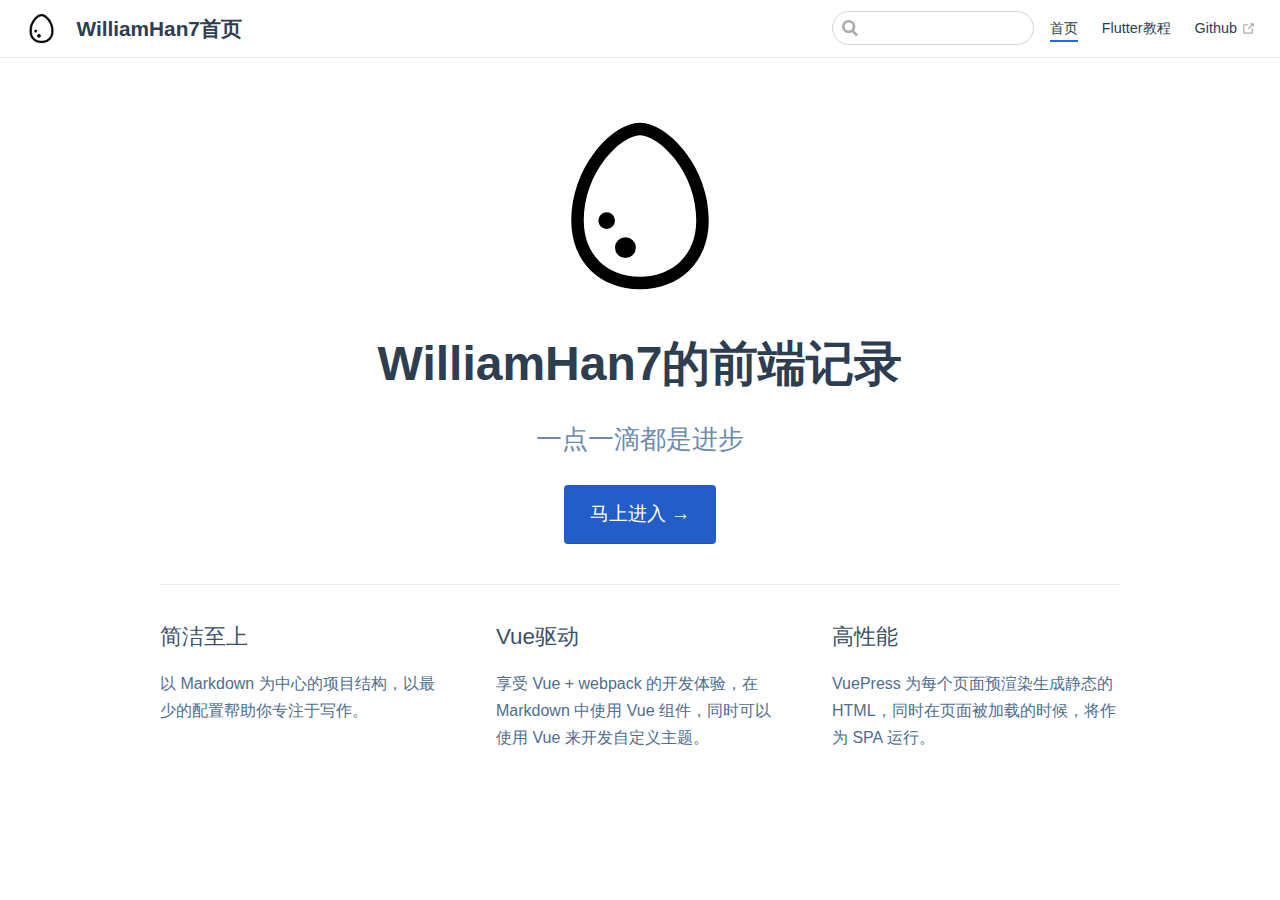
<file: index.html>
<!DOCTYPE html>
<html lang="en-US">
  <head>
    <meta charset="utf-8">
    <meta name="viewport" content="width=device-width,initial-scale=1">
    <title>WilliamHan7首页</title>
    <meta name="description" content="WilliamHan7的Flutter记录">
    <link rel="icon" href="/egg.png">
    
    <link rel="preload" href="/assets/css/0.styles.171360c9.css" as="style"><link rel="preload" href="/assets/js/app.931699e2.js" as="script"><link rel="preload" href="/assets/js/2.980b837c.js" as="script"><link rel="preload" href="/assets/js/7.a4e8856f.js" as="script"><link rel="prefetch" href="/assets/js/10.49ba6655.js"><link rel="prefetch" href="/assets/js/11.e9c98572.js"><link rel="prefetch" href="/assets/js/12.bc188df4.js"><link rel="prefetch" href="/assets/js/13.bb6c3a8d.js"><link rel="prefetch" href="/assets/js/14.53017690.js"><link rel="prefetch" href="/assets/js/15.36dd618d.js"><link rel="prefetch" href="/assets/js/16.53d33aea.js"><link rel="prefetch" href="/assets/js/17.c0ec6ac5.js"><link rel="prefetch" href="/assets/js/18.4a26d176.js"><link rel="prefetch" href="/assets/js/3.fe3e3fe1.js"><link rel="prefetch" href="/assets/js/4.03627411.js"><link rel="prefetch" href="/assets/js/5.dc84751a.js"><link rel="prefetch" href="/assets/js/6.3849b893.js"><link rel="prefetch" href="/assets/js/8.0c9c93d3.js"><link rel="prefetch" href="/assets/js/9.629fba31.js">
    <link rel="stylesheet" href="/assets/css/0.styles.171360c9.css">
  </head>
  <body>
    <div id="app" data-server-rendered="true"><div class="theme-container no-sidebar"><header class="navbar"><div class="sidebar-button"><svg xmlns="http://www.w3.org/2000/svg" aria-hidden="true" role="img" viewBox="0 0 448 512" class="icon"><path fill="currentColor" d="M436 124H12c-6.627 0-12-5.373-12-12V80c0-6.627 5.373-12 12-12h424c6.627 0 12 5.373 12 12v32c0 6.627-5.373 12-12 12zm0 160H12c-6.627 0-12-5.373-12-12v-32c0-6.627 5.373-12 12-12h424c6.627 0 12 5.373 12 12v32c0 6.627-5.373 12-12 12zm0 160H12c-6.627 0-12-5.373-12-12v-32c0-6.627 5.373-12 12-12h424c6.627 0 12 5.373 12 12v32c0 6.627-5.373 12-12 12z"></path></svg></div> <a href="/" class="home-link router-link-exact-active router-link-active"><img src="/egg.png" alt="WilliamHan7首页" class="logo"> <span class="site-name can-hide">WilliamHan7首页</span></a> <div class="links"><div class="search-box"><input aria-label="Search" autocomplete="off" spellcheck="false" value=""> <!----></div> <nav class="nav-links can-hide"><div class="nav-item"><a href="/" class="nav-link router-link-exact-active router-link-active">首页</a></div><div class="nav-item"><a href="/pages/folder1/test1.html" class="nav-link">Flutter教程</a></div><div class="nav-item"><a href="https://github.com/WilliamHan7" target="_blank" rel="noopener noreferrer" class="nav-link external">
  Github
  <svg xmlns="http://www.w3.org/2000/svg" aria-hidden="true" x="0px" y="0px" viewBox="0 0 100 100" width="15" height="15" class="icon outbound"><path fill="currentColor" d="M18.8,85.1h56l0,0c2.2,0,4-1.8,4-4v-32h-8v28h-48v-48h28v-8h-32l0,0c-2.2,0-4,1.8-4,4v56C14.8,83.3,16.6,85.1,18.8,85.1z"></path> <polygon fill="currentColor" points="45.7,48.7 51.3,54.3 77.2,28.5 77.2,37.2 85.2,37.2 85.2,14.9 62.8,14.9 62.8,22.9 71.5,22.9"></polygon></svg></a></div> <!----></nav></div></header> <div class="sidebar-mask"></div> <aside class="sidebar"><nav class="nav-links"><div class="nav-item"><a href="/" class="nav-link router-link-exact-active router-link-active">首页</a></div><div class="nav-item"><a href="/pages/folder1/test1.html" class="nav-link">Flutter教程</a></div><div class="nav-item"><a href="https://github.com/WilliamHan7" target="_blank" rel="noopener noreferrer" class="nav-link external">
  Github
  <svg xmlns="http://www.w3.org/2000/svg" aria-hidden="true" x="0px" y="0px" viewBox="0 0 100 100" width="15" height="15" class="icon outbound"><path fill="currentColor" d="M18.8,85.1h56l0,0c2.2,0,4-1.8,4-4v-32h-8v28h-48v-48h28v-8h-32l0,0c-2.2,0-4,1.8-4,4v56C14.8,83.3,16.6,85.1,18.8,85.1z"></path> <polygon fill="currentColor" points="45.7,48.7 51.3,54.3 77.2,28.5 77.2,37.2 85.2,37.2 85.2,14.9 62.8,14.9 62.8,22.9 71.5,22.9"></polygon></svg></a></div> <!----></nav>  <!----> </aside> <main aria-labelledby="main-title" class="home"><header class="hero"><img src="/egg.png" alt="hero"> <h1 id="main-title">WilliamHan7的前端记录</h1> <p class="description">
      一点一滴都是进步
    </p> <p class="action"><a href="/pages/folder1/test1.html" class="nav-link action-button">马上进入 →</a></p></header> <div class="features"><div class="feature"><h2>简洁至上</h2> <p>以 Markdown 为中心的项目结构，以最少的配置帮助你专注于写作。</p></div><div class="feature"><h2>Vue驱动</h2> <p>享受 Vue + webpack 的开发体验，在 Markdown 中使用 Vue 组件，同时可以使用 Vue 来开发自定义主题。</p></div><div class="feature"><h2>高性能</h2> <p>VuePress 为每个页面预渲染生成静态的 HTML，同时在页面被加载的时候，将作为 SPA 运行。</p></div></div> <div class="theme-default-content custom content__default"></div> <!----></main></div><div class="global-ui"></div></div>
    <script src="/assets/js/app.931699e2.js" defer></script><script src="/assets/js/2.980b837c.js" defer></script><script src="/assets/js/7.a4e8856f.js" defer></script>
  </body>
</html>
</file>
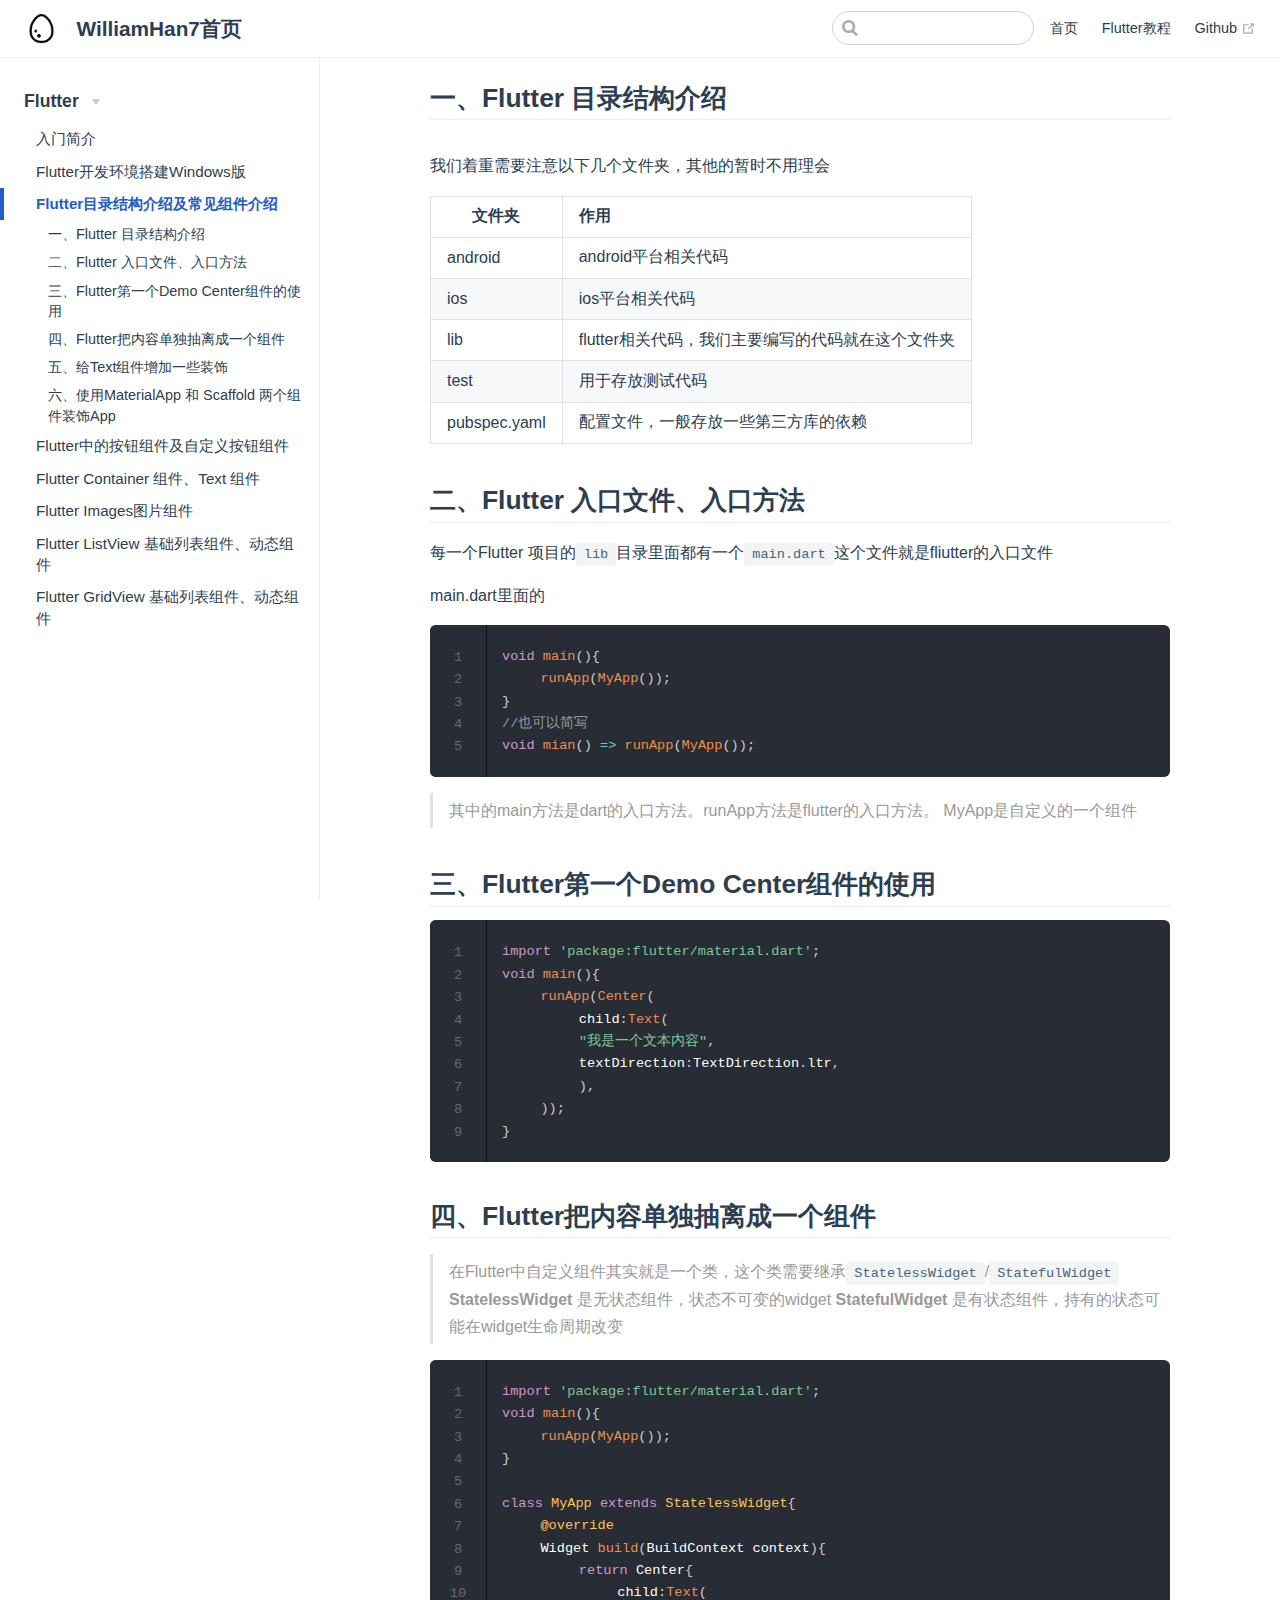
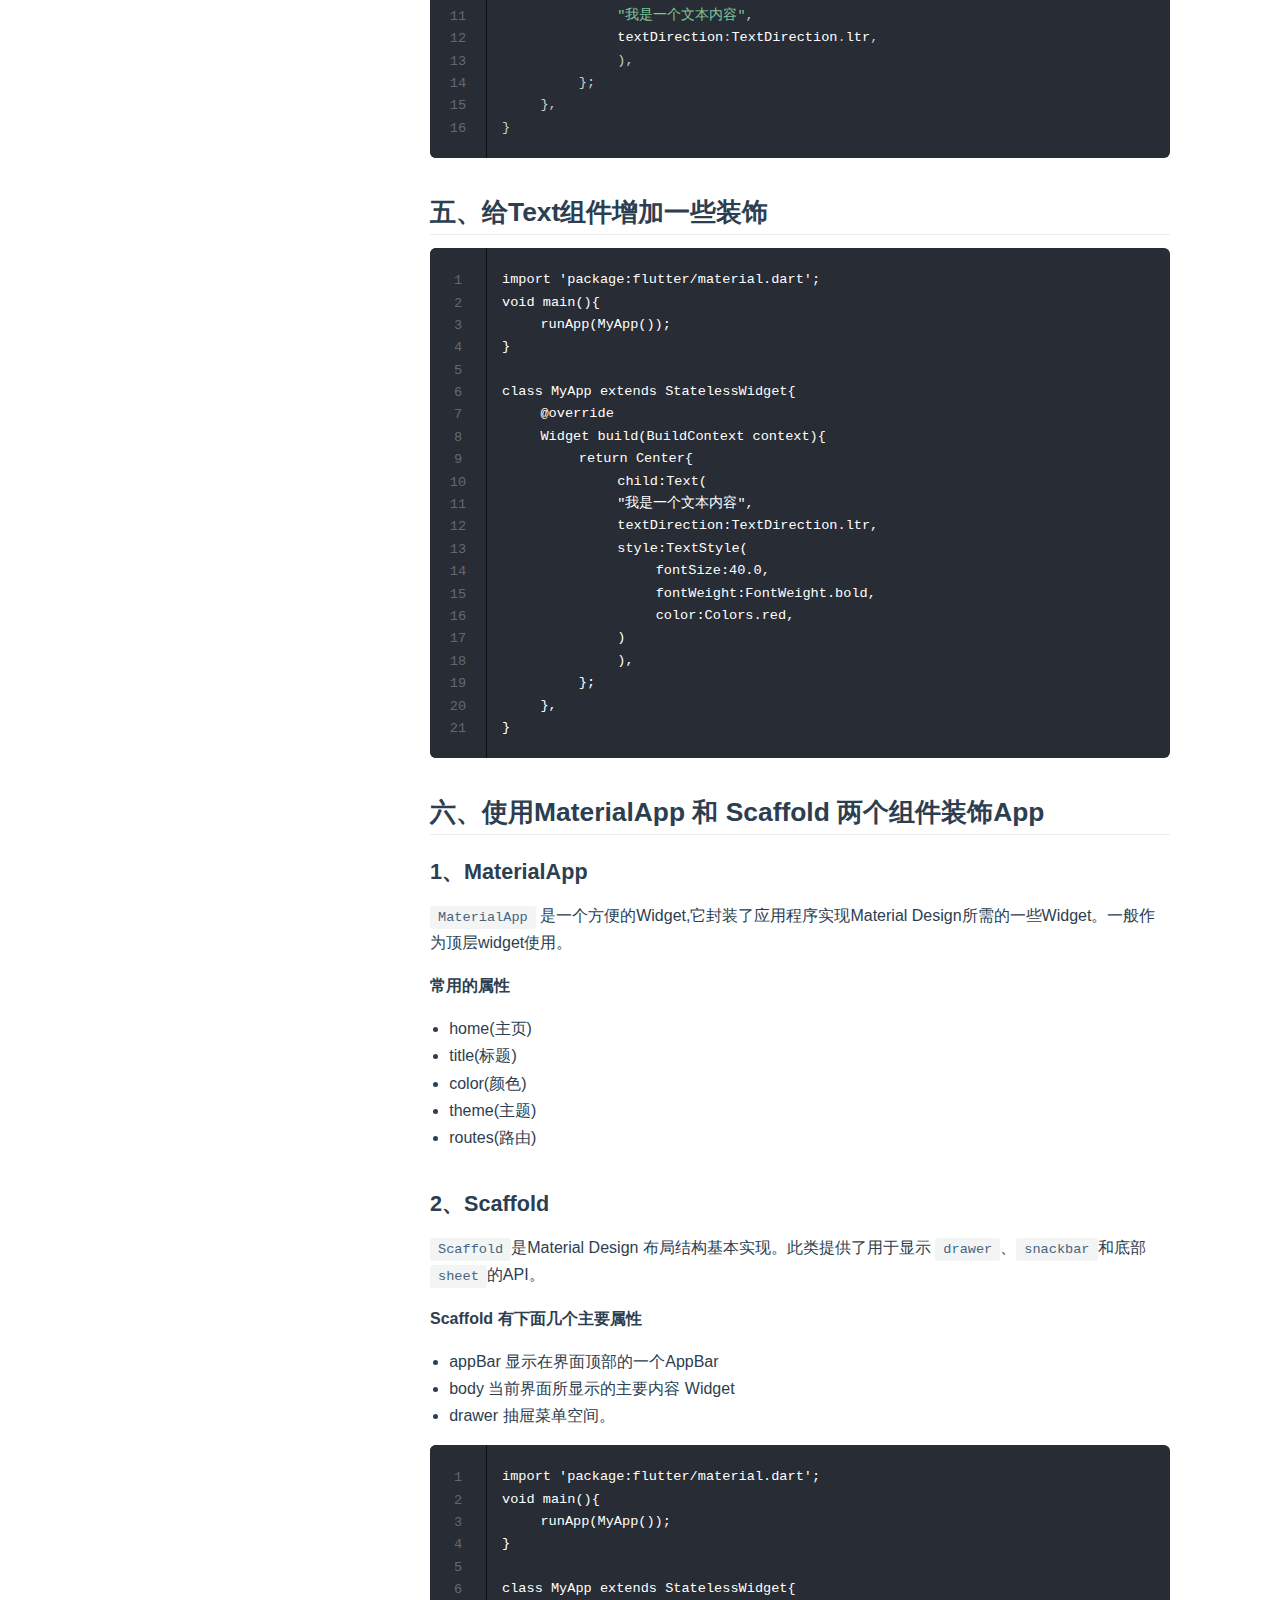
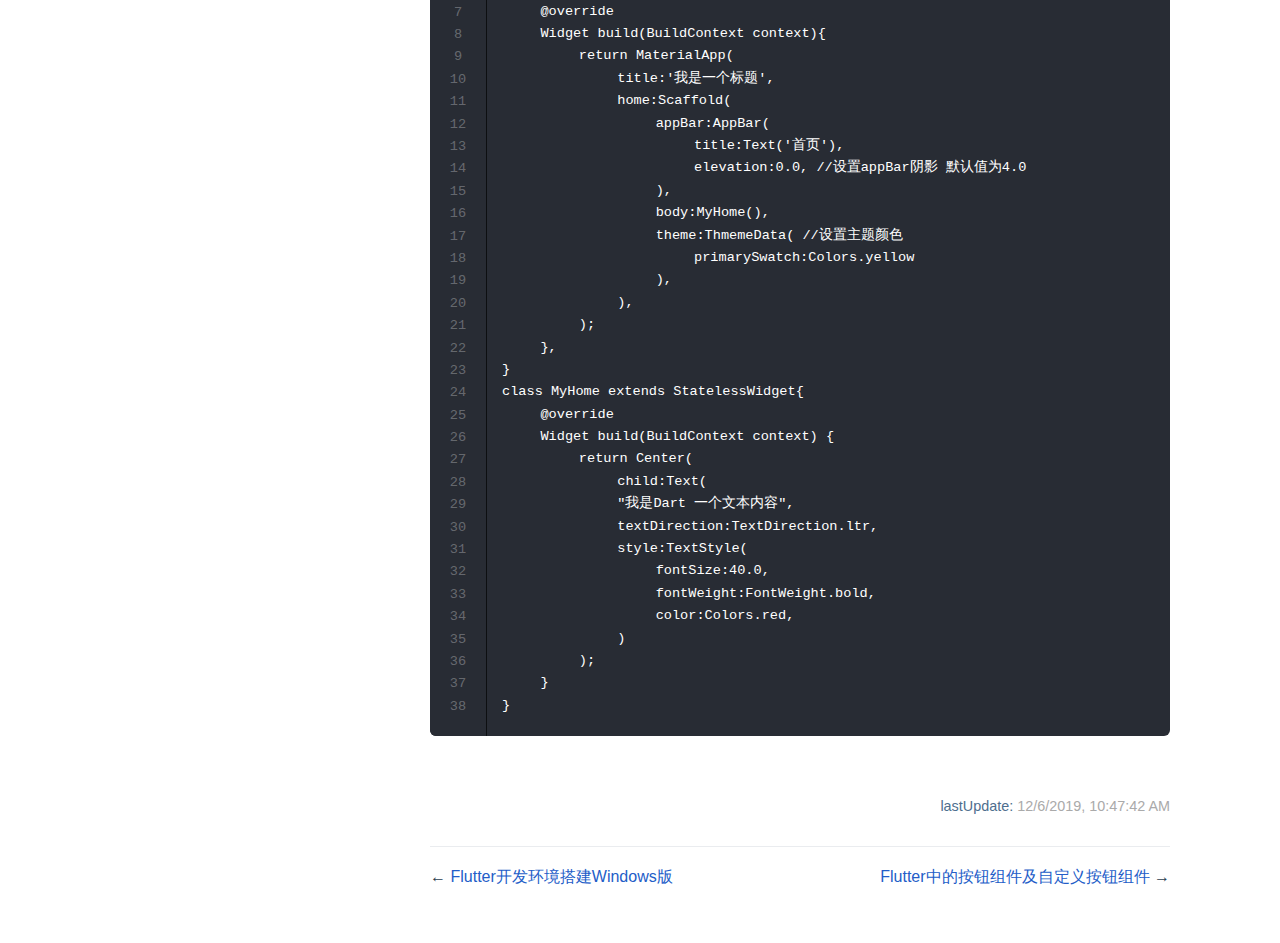
<file: pages/folder1/test3.html>
<!DOCTYPE html>
<html lang="en-US">
  <head>
    <meta charset="utf-8">
    <meta name="viewport" content="width=device-width,initial-scale=1">
    <title>一、Flutter 目录结构介绍 | WilliamHan7首页</title>
    <meta name="description" content="WilliamHan7的Flutter记录">
    <link rel="icon" href="/egg.png">
    
    <link rel="preload" href="/assets/css/0.styles.171360c9.css" as="style"><link rel="preload" href="/assets/js/app.931699e2.js" as="script"><link rel="preload" href="/assets/js/2.980b837c.js" as="script"><link rel="preload" href="/assets/js/10.49ba6655.js" as="script"><link rel="prefetch" href="/assets/js/11.e9c98572.js"><link rel="prefetch" href="/assets/js/12.bc188df4.js"><link rel="prefetch" href="/assets/js/13.bb6c3a8d.js"><link rel="prefetch" href="/assets/js/14.53017690.js"><link rel="prefetch" href="/assets/js/15.36dd618d.js"><link rel="prefetch" href="/assets/js/16.53d33aea.js"><link rel="prefetch" href="/assets/js/17.c0ec6ac5.js"><link rel="prefetch" href="/assets/js/18.4a26d176.js"><link rel="prefetch" href="/assets/js/3.fe3e3fe1.js"><link rel="prefetch" href="/assets/js/4.03627411.js"><link rel="prefetch" href="/assets/js/5.dc84751a.js"><link rel="prefetch" href="/assets/js/6.3849b893.js"><link rel="prefetch" href="/assets/js/7.a4e8856f.js"><link rel="prefetch" href="/assets/js/8.0c9c93d3.js"><link rel="prefetch" href="/assets/js/9.629fba31.js">
    <link rel="stylesheet" href="/assets/css/0.styles.171360c9.css">
  </head>
  <body>
    <div id="app" data-server-rendered="true"><div class="theme-container"><header class="navbar"><div class="sidebar-button"><svg xmlns="http://www.w3.org/2000/svg" aria-hidden="true" role="img" viewBox="0 0 448 512" class="icon"><path fill="currentColor" d="M436 124H12c-6.627 0-12-5.373-12-12V80c0-6.627 5.373-12 12-12h424c6.627 0 12 5.373 12 12v32c0 6.627-5.373 12-12 12zm0 160H12c-6.627 0-12-5.373-12-12v-32c0-6.627 5.373-12 12-12h424c6.627 0 12 5.373 12 12v32c0 6.627-5.373 12-12 12zm0 160H12c-6.627 0-12-5.373-12-12v-32c0-6.627 5.373-12 12-12h424c6.627 0 12 5.373 12 12v32c0 6.627-5.373 12-12 12z"></path></svg></div> <a href="/" class="home-link router-link-active"><img src="/egg.png" alt="WilliamHan7首页" class="logo"> <span class="site-name can-hide">WilliamHan7首页</span></a> <div class="links"><div class="search-box"><input aria-label="Search" autocomplete="off" spellcheck="false" value=""> <!----></div> <nav class="nav-links can-hide"><div class="nav-item"><a href="/" class="nav-link">首页</a></div><div class="nav-item"><a href="/pages/folder1/test1.html" class="nav-link">Flutter教程</a></div><div class="nav-item"><a href="https://github.com/WilliamHan7" target="_blank" rel="noopener noreferrer" class="nav-link external">
  Github
  <svg xmlns="http://www.w3.org/2000/svg" aria-hidden="true" x="0px" y="0px" viewBox="0 0 100 100" width="15" height="15" class="icon outbound"><path fill="currentColor" d="M18.8,85.1h56l0,0c2.2,0,4-1.8,4-4v-32h-8v28h-48v-48h28v-8h-32l0,0c-2.2,0-4,1.8-4,4v56C14.8,83.3,16.6,85.1,18.8,85.1z"></path> <polygon fill="currentColor" points="45.7,48.7 51.3,54.3 77.2,28.5 77.2,37.2 85.2,37.2 85.2,14.9 62.8,14.9 62.8,22.9 71.5,22.9"></polygon></svg></a></div> <!----></nav></div></header> <div class="sidebar-mask"></div> <aside class="sidebar"><nav class="nav-links"><div class="nav-item"><a href="/" class="nav-link">首页</a></div><div class="nav-item"><a href="/pages/folder1/test1.html" class="nav-link">Flutter教程</a></div><div class="nav-item"><a href="https://github.com/WilliamHan7" target="_blank" rel="noopener noreferrer" class="nav-link external">
  Github
  <svg xmlns="http://www.w3.org/2000/svg" aria-hidden="true" x="0px" y="0px" viewBox="0 0 100 100" width="15" height="15" class="icon outbound"><path fill="currentColor" d="M18.8,85.1h56l0,0c2.2,0,4-1.8,4-4v-32h-8v28h-48v-48h28v-8h-32l0,0c-2.2,0-4,1.8-4,4v56C14.8,83.3,16.6,85.1,18.8,85.1z"></path> <polygon fill="currentColor" points="45.7,48.7 51.3,54.3 77.2,28.5 77.2,37.2 85.2,37.2 85.2,14.9 62.8,14.9 62.8,22.9 71.5,22.9"></polygon></svg></a></div> <!----></nav>  <ul class="sidebar-links"><li><section class="sidebar-group collapsable depth-0"><p class="sidebar-heading open"><span>Flutter</span> <span class="arrow down"></span></p> <ul class="sidebar-links sidebar-group-items"><li><a href="/pages/folder1/test1.html" class="sidebar-link">入门简介</a></li><li><a href="/pages/folder1/test2.html" class="sidebar-link">Flutter开发环境搭建Windows版</a></li><li><a href="/pages/folder1/test3.html" class="active sidebar-link">Flutter目录结构介绍及常见组件介绍</a><ul class="sidebar-sub-headers"><li class="sidebar-sub-header"><a href="/pages/folder1/test3.html#一、flutter-目录结构介绍" class="sidebar-link">一、Flutter 目录结构介绍</a></li><li class="sidebar-sub-header"><a href="/pages/folder1/test3.html#二、flutter-入口文件、入口方法" class="sidebar-link">二、Flutter 入口文件、入口方法</a></li><li class="sidebar-sub-header"><a href="/pages/folder1/test3.html#三、flutter第一个demo-center组件的使用" class="sidebar-link">三、Flutter第一个Demo Center组件的使用</a></li><li class="sidebar-sub-header"><a href="/pages/folder1/test3.html#四、flutter把内容单独抽离成一个组件" class="sidebar-link">四、Flutter把内容单独抽离成一个组件</a></li><li class="sidebar-sub-header"><a href="/pages/folder1/test3.html#五、给text组件增加一些装饰" class="sidebar-link">五、给Text组件增加一些装饰</a></li><li class="sidebar-sub-header"><a href="/pages/folder1/test3.html#六、使用materialapp-和-scaffold-两个组件装饰app" class="sidebar-link">六、使用MaterialApp 和 Scaffold 两个组件装饰App</a></li></ul></li><li><a href="/pages/folder1/test4.html" class="sidebar-link">Flutter中的按钮组件及自定义按钮组件</a></li><li><a href="/pages/folder1/test5.html" class="sidebar-link">Flutter Container 组件、Text 组件</a></li><li><a href="/pages/folder1/test6.html" class="sidebar-link">Flutter Images图片组件</a></li><li><a href="/pages/folder1/test7.html" class="sidebar-link">Flutter ListView 基础列表组件、动态组件</a></li><li><a href="/pages/folder1/test8.html" class="sidebar-link">Flutter GridView 基础列表组件、动态组件</a></li></ul></section></li></ul> </aside> <main class="page"> <div class="theme-default-content content__default"><h2 id="一、flutter-目录结构介绍"><a href="#一、flutter-目录结构介绍" class="header-anchor">#</a> 一、Flutter 目录结构介绍</h2> <p>我们着重需要注意以下几个文件夹，其他的暂时不用理会</p> <table><thead><tr><th>文件夹</th> <th style="text-align:left;">作用</th></tr></thead> <tbody><tr><td>android</td> <td style="text-align:left;">android平台相关代码</td></tr> <tr><td>ios</td> <td style="text-align:left;">ios平台相关代码</td></tr> <tr><td>lib</td> <td style="text-align:left;">flutter相关代码，我们主要编写的代码就在这个文件夹</td></tr> <tr><td>test</td> <td style="text-align:left;">用于存放测试代码</td></tr> <tr><td>pubspec.yaml</td> <td style="text-align:left;">配置文件，一般存放一些第三方库的依赖</td></tr></tbody></table> <h2 id="二、flutter-入口文件、入口方法"><a href="#二、flutter-入口文件、入口方法" class="header-anchor">#</a> 二、Flutter 入口文件、入口方法</h2> <p>每一个Flutter 项目的<code>lib</code>目录里面都有一个<code>main.dart</code>这个文件就是fliutter的入口文件</p> <p>main.dart里面的</p> <div class="language-dart line-numbers-mode"><pre class="language-dart"><code><span class="token keyword">void</span> <span class="token function">main</span><span class="token punctuation">(</span><span class="token punctuation">)</span><span class="token punctuation">{</span>
	<span class="token function">runApp</span><span class="token punctuation">(</span><span class="token function">MyApp</span><span class="token punctuation">(</span><span class="token punctuation">)</span><span class="token punctuation">)</span><span class="token punctuation">;</span>
<span class="token punctuation">}</span>
<span class="token comment">//也可以简写</span>
<span class="token keyword">void</span> <span class="token function">mian</span><span class="token punctuation">(</span><span class="token punctuation">)</span> <span class="token operator">=</span><span class="token operator">&gt;</span> <span class="token function">runApp</span><span class="token punctuation">(</span><span class="token function">MyApp</span><span class="token punctuation">(</span><span class="token punctuation">)</span><span class="token punctuation">)</span><span class="token punctuation">;</span>
</code></pre> <div class="line-numbers-wrapper"><span class="line-number">1</span><br><span class="line-number">2</span><br><span class="line-number">3</span><br><span class="line-number">4</span><br><span class="line-number">5</span><br></div></div><blockquote><p>其中的main方法是dart的入口方法。runApp方法是flutter的入口方法。
MyApp是自定义的一个组件</p></blockquote> <h2 id="三、flutter第一个demo-center组件的使用"><a href="#三、flutter第一个demo-center组件的使用" class="header-anchor">#</a> 三、Flutter第一个Demo Center组件的使用</h2> <div class="language-dart line-numbers-mode"><pre class="language-dart"><code><span class="token keyword">import</span> <span class="token string">'package:flutter/material.dart'</span><span class="token punctuation">;</span>
<span class="token keyword">void</span> <span class="token function">main</span><span class="token punctuation">(</span><span class="token punctuation">)</span><span class="token punctuation">{</span>
	<span class="token function">runApp</span><span class="token punctuation">(</span><span class="token function">Center</span><span class="token punctuation">(</span>
		child<span class="token punctuation">:</span><span class="token function">Text</span><span class="token punctuation">(</span>
		<span class="token string">&quot;我是一个文本内容&quot;</span><span class="token punctuation">,</span>
		textDirection<span class="token punctuation">:</span>TextDirection<span class="token punctuation">.</span>ltr<span class="token punctuation">,</span>
		<span class="token punctuation">)</span><span class="token punctuation">,</span>
	<span class="token punctuation">)</span><span class="token punctuation">)</span><span class="token punctuation">;</span>
<span class="token punctuation">}</span>
</code></pre> <div class="line-numbers-wrapper"><span class="line-number">1</span><br><span class="line-number">2</span><br><span class="line-number">3</span><br><span class="line-number">4</span><br><span class="line-number">5</span><br><span class="line-number">6</span><br><span class="line-number">7</span><br><span class="line-number">8</span><br><span class="line-number">9</span><br></div></div><h2 id="四、flutter把内容单独抽离成一个组件"><a href="#四、flutter把内容单独抽离成一个组件" class="header-anchor">#</a> 四、Flutter把内容单独抽离成一个组件</h2> <blockquote><p>在Flutter中自定义组件其实就是一个类，这个类需要继承<code>StatelessWidget</code>/<code>StatefulWidget</code> <strong>StatelessWidget</strong> 是无状态组件，状态不可变的widget
<strong>StatefulWidget</strong>  是有状态组件，持有的状态可能在widget生命周期改变</p></blockquote> <div class="language-dart line-numbers-mode"><pre class="language-dart"><code><span class="token keyword">import</span> <span class="token string">'package:flutter/material.dart'</span><span class="token punctuation">;</span>
<span class="token keyword">void</span> <span class="token function">main</span><span class="token punctuation">(</span><span class="token punctuation">)</span><span class="token punctuation">{</span>
	<span class="token function">runApp</span><span class="token punctuation">(</span><span class="token function">MyApp</span><span class="token punctuation">(</span><span class="token punctuation">)</span><span class="token punctuation">)</span><span class="token punctuation">;</span>
<span class="token punctuation">}</span>

<span class="token keyword">class</span> <span class="token class-name">MyApp</span> <span class="token keyword">extends</span> <span class="token class-name">StatelessWidget</span><span class="token punctuation">{</span>
	<span class="token metadata symbol">@override</span>
	Widget <span class="token function">build</span><span class="token punctuation">(</span>BuildContext context<span class="token punctuation">)</span><span class="token punctuation">{</span>
		<span class="token keyword">return</span> Center<span class="token punctuation">{</span>
			child<span class="token punctuation">:</span><span class="token function">Text</span><span class="token punctuation">(</span>
			<span class="token string">&quot;我是一个文本内容&quot;</span><span class="token punctuation">,</span>
			textDirection<span class="token punctuation">:</span>TextDirection<span class="token punctuation">.</span>ltr<span class="token punctuation">,</span>
			<span class="token punctuation">)</span><span class="token punctuation">,</span>
		<span class="token punctuation">}</span><span class="token punctuation">;</span>
	<span class="token punctuation">}</span><span class="token punctuation">,</span>
<span class="token punctuation">}</span>
</code></pre> <div class="line-numbers-wrapper"><span class="line-number">1</span><br><span class="line-number">2</span><br><span class="line-number">3</span><br><span class="line-number">4</span><br><span class="line-number">5</span><br><span class="line-number">6</span><br><span class="line-number">7</span><br><span class="line-number">8</span><br><span class="line-number">9</span><br><span class="line-number">10</span><br><span class="line-number">11</span><br><span class="line-number">12</span><br><span class="line-number">13</span><br><span class="line-number">14</span><br><span class="line-number">15</span><br><span class="line-number">16</span><br></div></div><h2 id="五、给text组件增加一些装饰"><a href="#五、给text组件增加一些装饰" class="header-anchor">#</a> 五、给Text组件增加一些装饰</h2> <div class="language- line-numbers-mode"><pre class="language-text"><code>import 'package:flutter/material.dart';
void main(){
	runApp(MyApp());
}

class MyApp extends StatelessWidget{
	@override
	Widget build(BuildContext context){
		return Center{
			child:Text(
			&quot;我是一个文本内容&quot;,
			textDirection:TextDirection.ltr,
			style:TextStyle(
				fontSize:40.0,
				fontWeight:FontWeight.bold,
				color:Colors.red,
			)
			),
		};
	},
}
</code></pre> <div class="line-numbers-wrapper"><span class="line-number">1</span><br><span class="line-number">2</span><br><span class="line-number">3</span><br><span class="line-number">4</span><br><span class="line-number">5</span><br><span class="line-number">6</span><br><span class="line-number">7</span><br><span class="line-number">8</span><br><span class="line-number">9</span><br><span class="line-number">10</span><br><span class="line-number">11</span><br><span class="line-number">12</span><br><span class="line-number">13</span><br><span class="line-number">14</span><br><span class="line-number">15</span><br><span class="line-number">16</span><br><span class="line-number">17</span><br><span class="line-number">18</span><br><span class="line-number">19</span><br><span class="line-number">20</span><br><span class="line-number">21</span><br></div></div><h2 id="六、使用materialapp-和-scaffold-两个组件装饰app"><a href="#六、使用materialapp-和-scaffold-两个组件装饰app" class="header-anchor">#</a> 六、使用MaterialApp 和 Scaffold 两个组件装饰App</h2> <h3 id="_1、materialapp"><a href="#_1、materialapp" class="header-anchor">#</a> 1、MaterialApp</h3> <p><code>MaterialApp</code> 是一个方便的Widget,它封装了应用程序实现Material Design所需的一些Widget。一般作为顶层widget使用。</p> <p><strong>常用的属性</strong></p> <ul><li>home(主页)</li> <li>title(标题)</li> <li>color(颜色)</li> <li>theme(主题)</li> <li>routes(路由)</li></ul> <h3 id="_2、scaffold"><a href="#_2、scaffold" class="header-anchor">#</a> 2、Scaffold</h3> <p><code>Scaffold</code>是Material Design 布局结构基本实现。此类提供了用于显示 <code>drawer</code>、<code>snackbar</code>和底部 <code>sheet</code>的API。</p> <p><strong>Scaffold 有下面几个主要属性</strong></p> <ul><li>appBar 显示在界面顶部的一个AppBar</li> <li>body  当前界面所显示的主要内容 Widget</li> <li>drawer 抽屉菜单空间。</li></ul> <div class="language- line-numbers-mode"><pre class="language-text"><code>import 'package:flutter/material.dart';
void main(){
	runApp(MyApp());
}

class MyApp extends StatelessWidget{
	@override
	Widget build(BuildContext context){
		return MaterialApp(
			title:'我是一个标题',
			home:Scaffold(
				appBar:AppBar(
					title:Text('首页'),
					elevation:0.0, //设置appBar阴影 默认值为4.0
				),
				body:MyHome(),
				theme:ThmemeData( //设置主题颜色
					primarySwatch:Colors.yellow
				),
			),
		);
	},
}
class MyHome extends StatelessWidget{
	@override
	Widget build(BuildContext context) {
		return Center(
			child:Text(
			&quot;我是Dart 一个文本内容&quot;,
			textDirection:TextDirection.ltr,
			style:TextStyle(
				fontSize:40.0,
				fontWeight:FontWeight.bold,
				color:Colors.red,
			)
		);
	}
}
</code></pre> <div class="line-numbers-wrapper"><span class="line-number">1</span><br><span class="line-number">2</span><br><span class="line-number">3</span><br><span class="line-number">4</span><br><span class="line-number">5</span><br><span class="line-number">6</span><br><span class="line-number">7</span><br><span class="line-number">8</span><br><span class="line-number">9</span><br><span class="line-number">10</span><br><span class="line-number">11</span><br><span class="line-number">12</span><br><span class="line-number">13</span><br><span class="line-number">14</span><br><span class="line-number">15</span><br><span class="line-number">16</span><br><span class="line-number">17</span><br><span class="line-number">18</span><br><span class="line-number">19</span><br><span class="line-number">20</span><br><span class="line-number">21</span><br><span class="line-number">22</span><br><span class="line-number">23</span><br><span class="line-number">24</span><br><span class="line-number">25</span><br><span class="line-number">26</span><br><span class="line-number">27</span><br><span class="line-number">28</span><br><span class="line-number">29</span><br><span class="line-number">30</span><br><span class="line-number">31</span><br><span class="line-number">32</span><br><span class="line-number">33</span><br><span class="line-number">34</span><br><span class="line-number">35</span><br><span class="line-number">36</span><br><span class="line-number">37</span><br><span class="line-number">38</span><br></div></div></div> <footer class="page-edit"><!----> <div class="last-updated"><span class="prefix">lastUpdate:</span> <span class="time">12/6/2019, 10:47:42 AM</span></div></footer> <div class="page-nav"><p class="inner"><span class="prev">
      ←
      <a href="/pages/folder1/test2.html" class="prev">Flutter开发环境搭建Windows版</a></span> <span class="next"><a href="/pages/folder1/test4.html">Flutter中的按钮组件及自定义按钮组件</a>
      →
    </span></p></div> </main></div><div class="global-ui"></div></div>
    <script src="/assets/js/app.931699e2.js" defer></script><script src="/assets/js/2.980b837c.js" defer></script><script src="/assets/js/10.49ba6655.js" defer></script>
  </body>
</html>
</file>
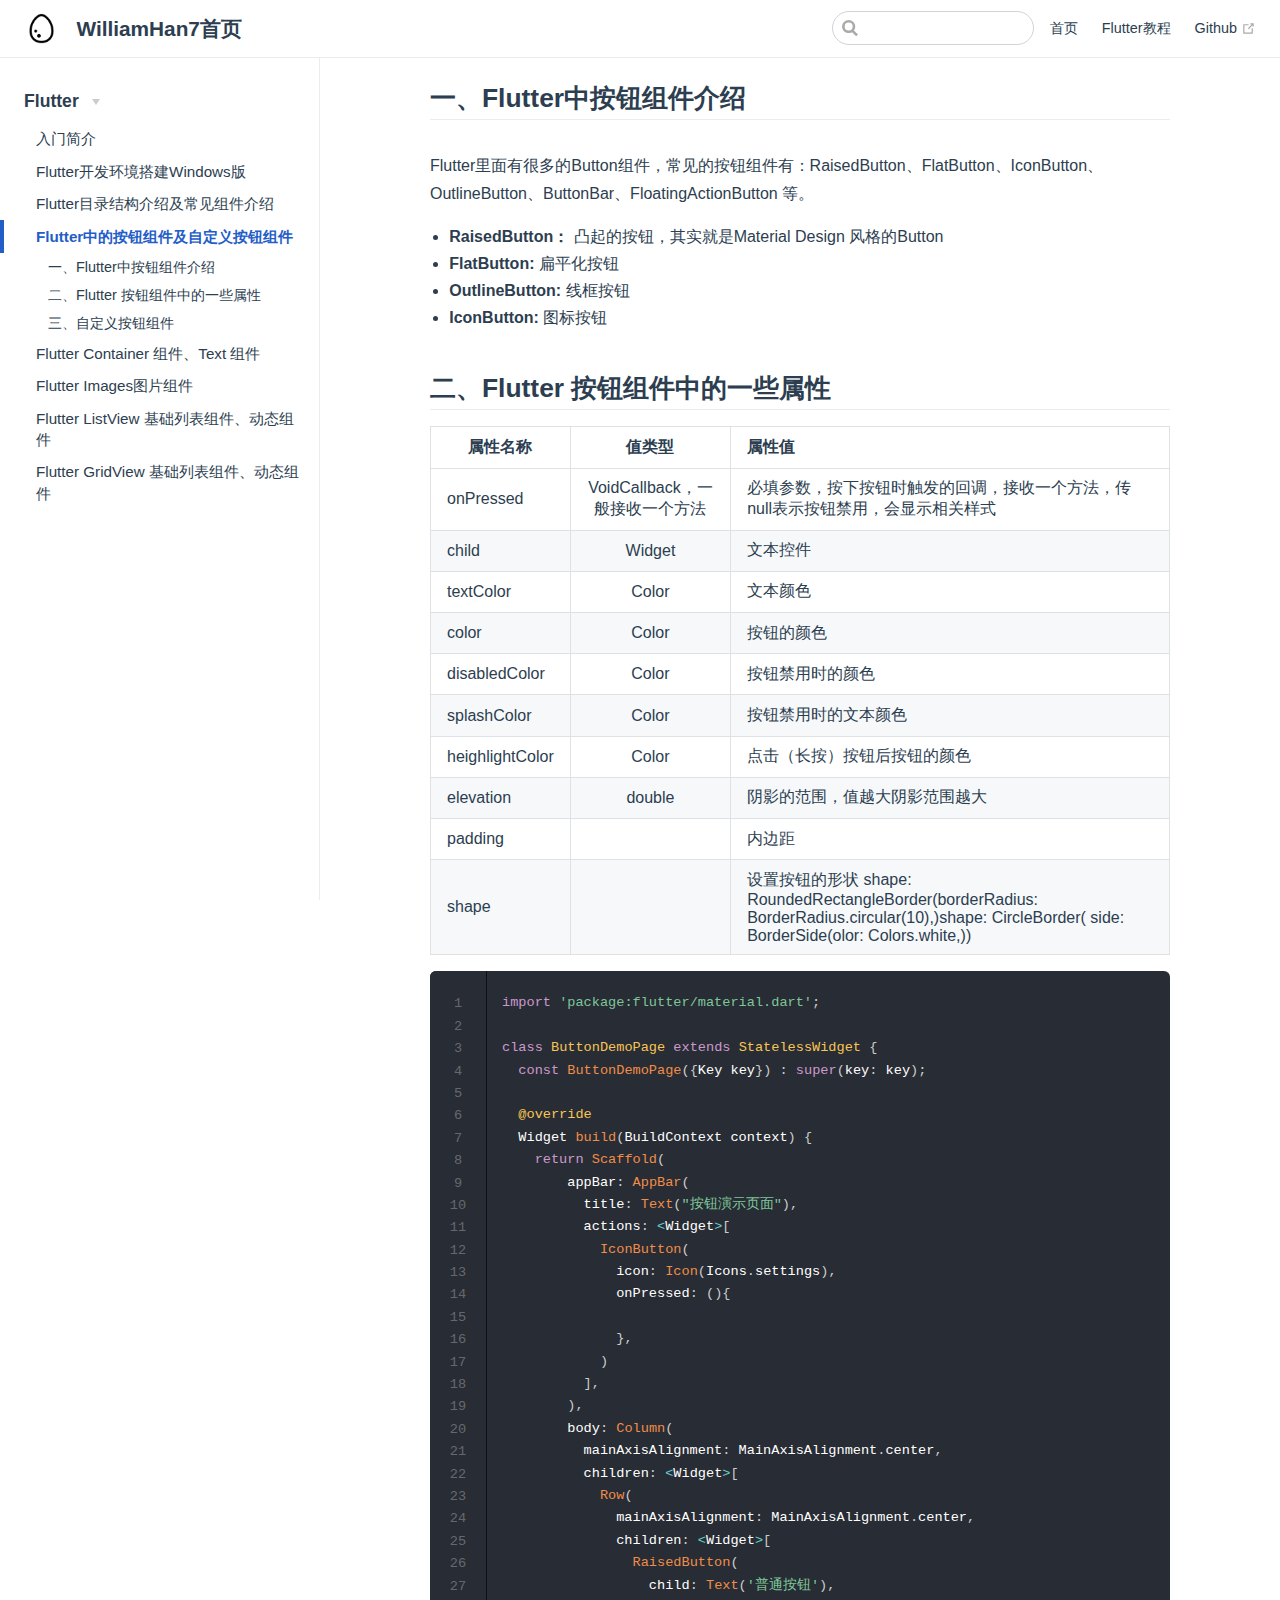
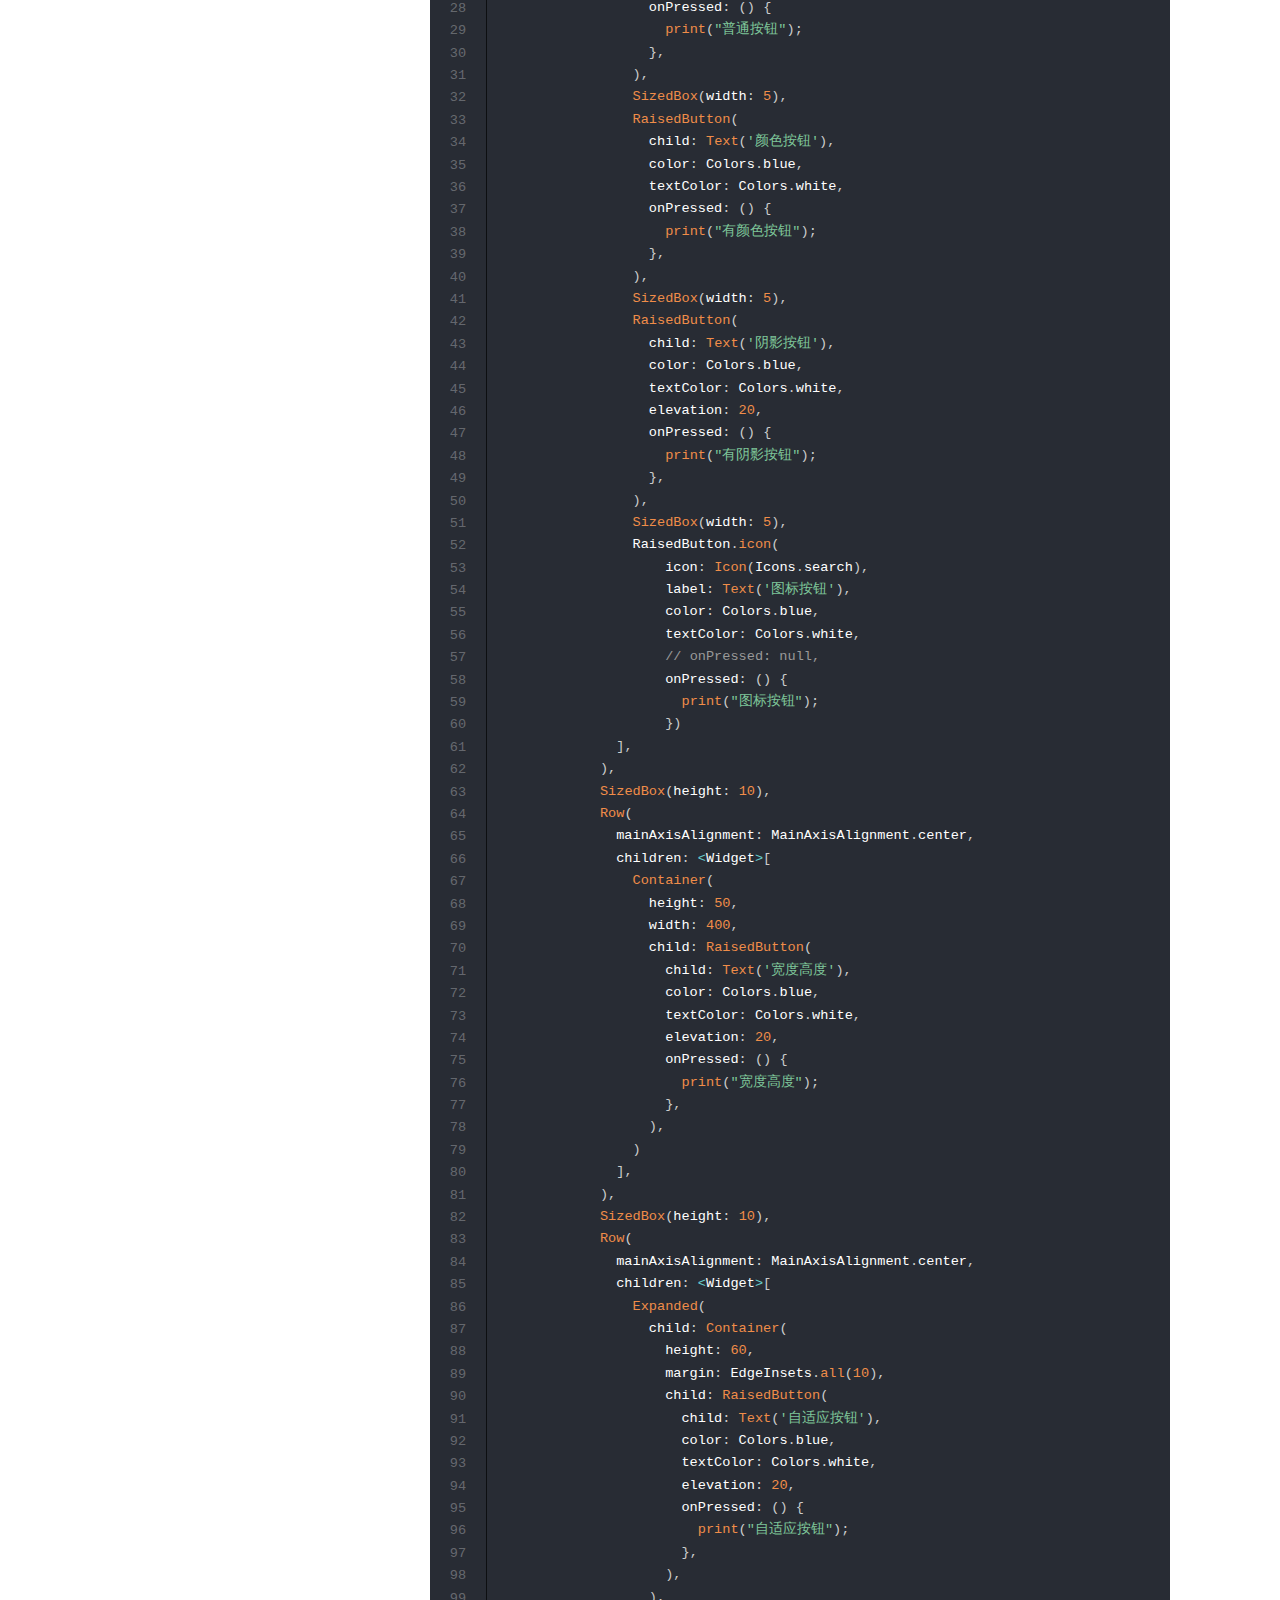
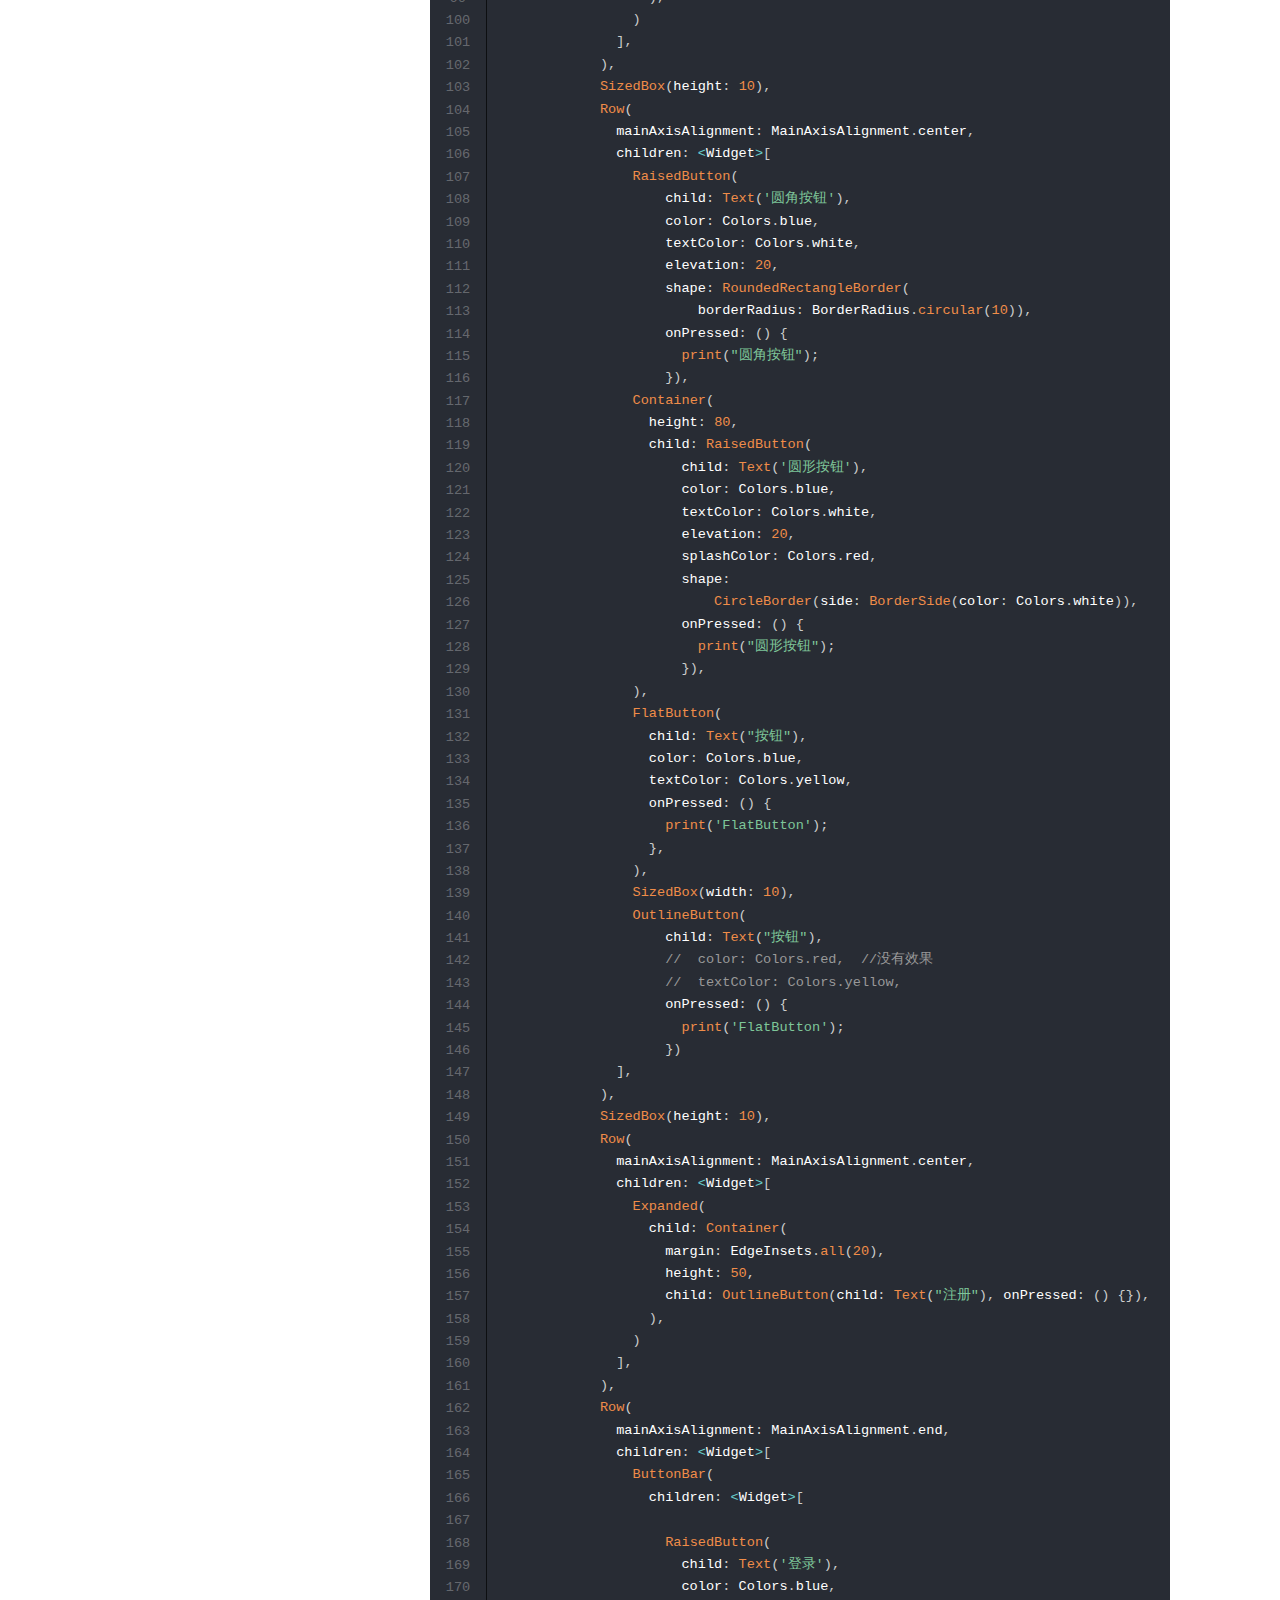
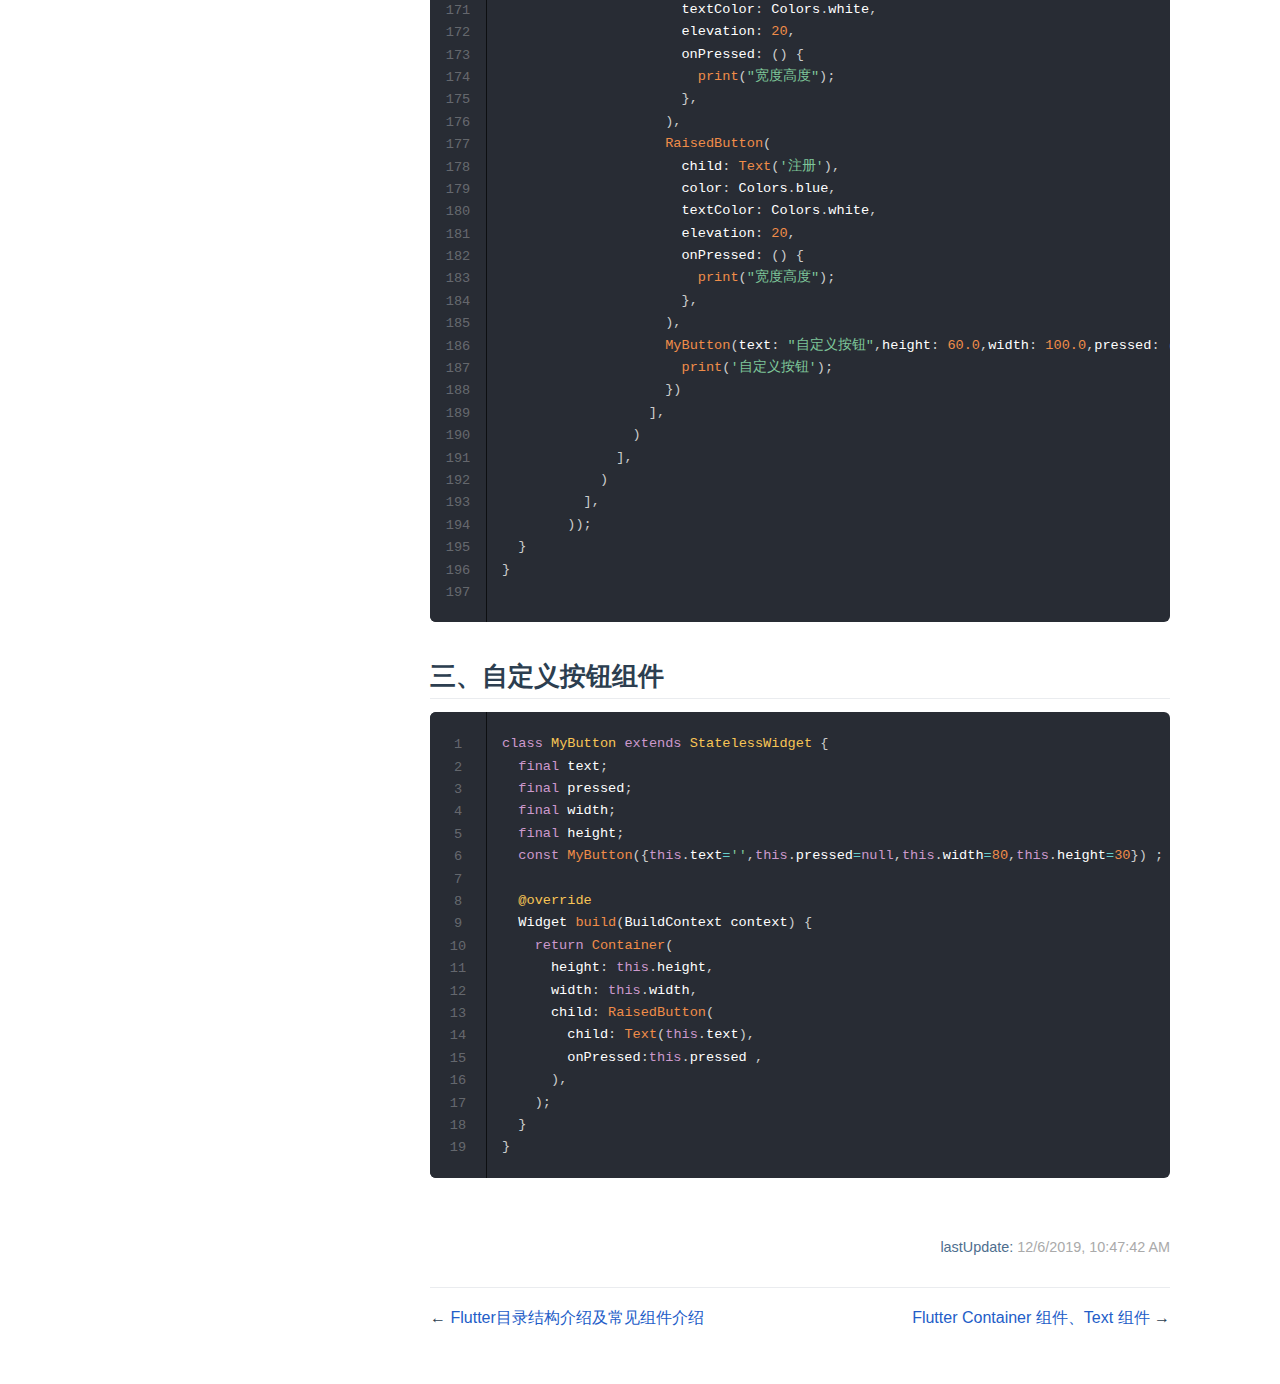
<file: pages/folder1/test4.html>
<!DOCTYPE html>
<html lang="en-US">
  <head>
    <meta charset="utf-8">
    <meta name="viewport" content="width=device-width,initial-scale=1">
    <title>一、Flutter中按钮组件介绍 | WilliamHan7首页</title>
    <meta name="description" content="WilliamHan7的Flutter记录">
    <link rel="icon" href="/egg.png">
    
    <link rel="preload" href="/assets/css/0.styles.171360c9.css" as="style"><link rel="preload" href="/assets/js/app.931699e2.js" as="script"><link rel="preload" href="/assets/js/2.980b837c.js" as="script"><link rel="preload" href="/assets/js/11.e9c98572.js" as="script"><link rel="prefetch" href="/assets/js/10.49ba6655.js"><link rel="prefetch" href="/assets/js/12.bc188df4.js"><link rel="prefetch" href="/assets/js/13.bb6c3a8d.js"><link rel="prefetch" href="/assets/js/14.53017690.js"><link rel="prefetch" href="/assets/js/15.36dd618d.js"><link rel="prefetch" href="/assets/js/16.53d33aea.js"><link rel="prefetch" href="/assets/js/17.c0ec6ac5.js"><link rel="prefetch" href="/assets/js/18.4a26d176.js"><link rel="prefetch" href="/assets/js/3.fe3e3fe1.js"><link rel="prefetch" href="/assets/js/4.03627411.js"><link rel="prefetch" href="/assets/js/5.dc84751a.js"><link rel="prefetch" href="/assets/js/6.3849b893.js"><link rel="prefetch" href="/assets/js/7.a4e8856f.js"><link rel="prefetch" href="/assets/js/8.0c9c93d3.js"><link rel="prefetch" href="/assets/js/9.629fba31.js">
    <link rel="stylesheet" href="/assets/css/0.styles.171360c9.css">
  </head>
  <body>
    <div id="app" data-server-rendered="true"><div class="theme-container"><header class="navbar"><div class="sidebar-button"><svg xmlns="http://www.w3.org/2000/svg" aria-hidden="true" role="img" viewBox="0 0 448 512" class="icon"><path fill="currentColor" d="M436 124H12c-6.627 0-12-5.373-12-12V80c0-6.627 5.373-12 12-12h424c6.627 0 12 5.373 12 12v32c0 6.627-5.373 12-12 12zm0 160H12c-6.627 0-12-5.373-12-12v-32c0-6.627 5.373-12 12-12h424c6.627 0 12 5.373 12 12v32c0 6.627-5.373 12-12 12zm0 160H12c-6.627 0-12-5.373-12-12v-32c0-6.627 5.373-12 12-12h424c6.627 0 12 5.373 12 12v32c0 6.627-5.373 12-12 12z"></path></svg></div> <a href="/" class="home-link router-link-active"><img src="/egg.png" alt="WilliamHan7首页" class="logo"> <span class="site-name can-hide">WilliamHan7首页</span></a> <div class="links"><div class="search-box"><input aria-label="Search" autocomplete="off" spellcheck="false" value=""> <!----></div> <nav class="nav-links can-hide"><div class="nav-item"><a href="/" class="nav-link">首页</a></div><div class="nav-item"><a href="/pages/folder1/test1.html" class="nav-link">Flutter教程</a></div><div class="nav-item"><a href="https://github.com/WilliamHan7" target="_blank" rel="noopener noreferrer" class="nav-link external">
  Github
  <svg xmlns="http://www.w3.org/2000/svg" aria-hidden="true" x="0px" y="0px" viewBox="0 0 100 100" width="15" height="15" class="icon outbound"><path fill="currentColor" d="M18.8,85.1h56l0,0c2.2,0,4-1.8,4-4v-32h-8v28h-48v-48h28v-8h-32l0,0c-2.2,0-4,1.8-4,4v56C14.8,83.3,16.6,85.1,18.8,85.1z"></path> <polygon fill="currentColor" points="45.7,48.7 51.3,54.3 77.2,28.5 77.2,37.2 85.2,37.2 85.2,14.9 62.8,14.9 62.8,22.9 71.5,22.9"></polygon></svg></a></div> <!----></nav></div></header> <div class="sidebar-mask"></div> <aside class="sidebar"><nav class="nav-links"><div class="nav-item"><a href="/" class="nav-link">首页</a></div><div class="nav-item"><a href="/pages/folder1/test1.html" class="nav-link">Flutter教程</a></div><div class="nav-item"><a href="https://github.com/WilliamHan7" target="_blank" rel="noopener noreferrer" class="nav-link external">
  Github
  <svg xmlns="http://www.w3.org/2000/svg" aria-hidden="true" x="0px" y="0px" viewBox="0 0 100 100" width="15" height="15" class="icon outbound"><path fill="currentColor" d="M18.8,85.1h56l0,0c2.2,0,4-1.8,4-4v-32h-8v28h-48v-48h28v-8h-32l0,0c-2.2,0-4,1.8-4,4v56C14.8,83.3,16.6,85.1,18.8,85.1z"></path> <polygon fill="currentColor" points="45.7,48.7 51.3,54.3 77.2,28.5 77.2,37.2 85.2,37.2 85.2,14.9 62.8,14.9 62.8,22.9 71.5,22.9"></polygon></svg></a></div> <!----></nav>  <ul class="sidebar-links"><li><section class="sidebar-group collapsable depth-0"><p class="sidebar-heading open"><span>Flutter</span> <span class="arrow down"></span></p> <ul class="sidebar-links sidebar-group-items"><li><a href="/pages/folder1/test1.html" class="sidebar-link">入门简介</a></li><li><a href="/pages/folder1/test2.html" class="sidebar-link">Flutter开发环境搭建Windows版</a></li><li><a href="/pages/folder1/test3.html" class="sidebar-link">Flutter目录结构介绍及常见组件介绍</a></li><li><a href="/pages/folder1/test4.html" class="active sidebar-link">Flutter中的按钮组件及自定义按钮组件</a><ul class="sidebar-sub-headers"><li class="sidebar-sub-header"><a href="/pages/folder1/test4.html#一、flutter中按钮组件介绍" class="sidebar-link">一、Flutter中按钮组件介绍</a></li><li class="sidebar-sub-header"><a href="/pages/folder1/test4.html#二、flutter-按钮组件中的一些属性" class="sidebar-link">二、Flutter 按钮组件中的一些属性</a></li><li class="sidebar-sub-header"><a href="/pages/folder1/test4.html#三、自定义按钮组件" class="sidebar-link">三、自定义按钮组件</a></li></ul></li><li><a href="/pages/folder1/test5.html" class="sidebar-link">Flutter Container 组件、Text 组件</a></li><li><a href="/pages/folder1/test6.html" class="sidebar-link">Flutter Images图片组件</a></li><li><a href="/pages/folder1/test7.html" class="sidebar-link">Flutter ListView 基础列表组件、动态组件</a></li><li><a href="/pages/folder1/test8.html" class="sidebar-link">Flutter GridView 基础列表组件、动态组件</a></li></ul></section></li></ul> </aside> <main class="page"> <div class="theme-default-content content__default"><h2 id="一、flutter中按钮组件介绍"><a href="#一、flutter中按钮组件介绍" class="header-anchor">#</a> 一、Flutter中按钮组件介绍</h2> <p>Flutter里面有很多的Button组件，常见的按钮组件有：RaisedButton、FlatButton、IconButton、OutlineButton、ButtonBar、FloatingActionButton 等。</p> <ul><li><strong>RaisedButton：</strong> 凸起的按钮，其实就是Material Design 风格的Button</li> <li><strong>FlatButton:</strong> 扁平化按钮</li> <li><strong>OutlineButton:</strong> 线框按钮</li> <li><strong>IconButton:</strong> 图标按钮</li></ul> <h2 id="二、flutter-按钮组件中的一些属性"><a href="#二、flutter-按钮组件中的一些属性" class="header-anchor">#</a> 二、Flutter 按钮组件中的一些属性</h2> <table><thead><tr><th>属性名称</th> <th style="text-align:center;">值类型</th> <th style="text-align:left;">属性值</th></tr></thead> <tbody><tr><td>onPressed</td> <td style="text-align:center;">VoidCallback，一般接收一个方法</td> <td style="text-align:left;">必填参数，按下按钮时触发的回调，接收一个方法，传null表示按钮禁用，会显示相关样式</td></tr> <tr><td>child</td> <td style="text-align:center;">Widget</td> <td style="text-align:left;">文本控件</td></tr> <tr><td>textColor</td> <td style="text-align:center;">Color</td> <td style="text-align:left;">文本颜色</td></tr> <tr><td>color</td> <td style="text-align:center;">Color</td> <td style="text-align:left;">按钮的颜色</td></tr> <tr><td>disabledColor</td> <td style="text-align:center;">Color</td> <td style="text-align:left;">按钮禁用时的颜色</td></tr> <tr><td>splashColor</td> <td style="text-align:center;">Color</td> <td style="text-align:left;">按钮禁用时的文本颜色</td></tr> <tr><td>heighlightColor</td> <td style="text-align:center;">Color</td> <td style="text-align:left;">点击（长按）按钮后按钮的颜色</td></tr> <tr><td>elevation</td> <td style="text-align:center;">double</td> <td style="text-align:left;">阴影的范围，值越大阴影范围越大</td></tr> <tr><td>padding</td> <td style="text-align:center;"></td> <td style="text-align:left;">内边距</td></tr> <tr><td>shape</td> <td style="text-align:center;"></td> <td style="text-align:left;">设置按钮的形状 shape: RoundedRectangleBorder(borderRadius: BorderRadius.circular(10),)shape: CircleBorder( side: BorderSide(olor: Colors.white,))</td></tr></tbody></table> <div class="language-dart line-numbers-mode"><pre class="language-dart"><code><span class="token keyword">import</span> <span class="token string">'package:flutter/material.dart'</span><span class="token punctuation">;</span>

<span class="token keyword">class</span> <span class="token class-name">ButtonDemoPage</span> <span class="token keyword">extends</span> <span class="token class-name">StatelessWidget</span> <span class="token punctuation">{</span>
  <span class="token keyword">const</span> <span class="token function">ButtonDemoPage</span><span class="token punctuation">(</span><span class="token punctuation">{</span>Key key<span class="token punctuation">}</span><span class="token punctuation">)</span> <span class="token punctuation">:</span> <span class="token keyword">super</span><span class="token punctuation">(</span>key<span class="token punctuation">:</span> key<span class="token punctuation">)</span><span class="token punctuation">;</span>

  <span class="token metadata symbol">@override</span>
  Widget <span class="token function">build</span><span class="token punctuation">(</span>BuildContext context<span class="token punctuation">)</span> <span class="token punctuation">{</span>
    <span class="token keyword">return</span> <span class="token function">Scaffold</span><span class="token punctuation">(</span>
        appBar<span class="token punctuation">:</span> <span class="token function">AppBar</span><span class="token punctuation">(</span>
          title<span class="token punctuation">:</span> <span class="token function">Text</span><span class="token punctuation">(</span><span class="token string">&quot;按钮演示页面&quot;</span><span class="token punctuation">)</span><span class="token punctuation">,</span>
          actions<span class="token punctuation">:</span> <span class="token operator">&lt;</span>Widget<span class="token operator">&gt;</span><span class="token punctuation">[</span>
            <span class="token function">IconButton</span><span class="token punctuation">(</span>
              icon<span class="token punctuation">:</span> <span class="token function">Icon</span><span class="token punctuation">(</span>Icons<span class="token punctuation">.</span>settings<span class="token punctuation">)</span><span class="token punctuation">,</span>
              onPressed<span class="token punctuation">:</span> <span class="token punctuation">(</span><span class="token punctuation">)</span><span class="token punctuation">{</span>

              <span class="token punctuation">}</span><span class="token punctuation">,</span>
            <span class="token punctuation">)</span>
          <span class="token punctuation">]</span><span class="token punctuation">,</span>
        <span class="token punctuation">)</span><span class="token punctuation">,</span>
        body<span class="token punctuation">:</span> <span class="token function">Column</span><span class="token punctuation">(</span>
          mainAxisAlignment<span class="token punctuation">:</span> MainAxisAlignment<span class="token punctuation">.</span>center<span class="token punctuation">,</span>
          children<span class="token punctuation">:</span> <span class="token operator">&lt;</span>Widget<span class="token operator">&gt;</span><span class="token punctuation">[</span>
            <span class="token function">Row</span><span class="token punctuation">(</span>
              mainAxisAlignment<span class="token punctuation">:</span> MainAxisAlignment<span class="token punctuation">.</span>center<span class="token punctuation">,</span>
              children<span class="token punctuation">:</span> <span class="token operator">&lt;</span>Widget<span class="token operator">&gt;</span><span class="token punctuation">[</span>
                <span class="token function">RaisedButton</span><span class="token punctuation">(</span>
                  child<span class="token punctuation">:</span> <span class="token function">Text</span><span class="token punctuation">(</span><span class="token string">'普通按钮'</span><span class="token punctuation">)</span><span class="token punctuation">,</span>
                  onPressed<span class="token punctuation">:</span> <span class="token punctuation">(</span><span class="token punctuation">)</span> <span class="token punctuation">{</span>
                    <span class="token function">print</span><span class="token punctuation">(</span><span class="token string">&quot;普通按钮&quot;</span><span class="token punctuation">)</span><span class="token punctuation">;</span>
                  <span class="token punctuation">}</span><span class="token punctuation">,</span>
                <span class="token punctuation">)</span><span class="token punctuation">,</span>
                <span class="token function">SizedBox</span><span class="token punctuation">(</span>width<span class="token punctuation">:</span> <span class="token number">5</span><span class="token punctuation">)</span><span class="token punctuation">,</span>
                <span class="token function">RaisedButton</span><span class="token punctuation">(</span>
                  child<span class="token punctuation">:</span> <span class="token function">Text</span><span class="token punctuation">(</span><span class="token string">'颜色按钮'</span><span class="token punctuation">)</span><span class="token punctuation">,</span>
                  color<span class="token punctuation">:</span> Colors<span class="token punctuation">.</span>blue<span class="token punctuation">,</span>
                  textColor<span class="token punctuation">:</span> Colors<span class="token punctuation">.</span>white<span class="token punctuation">,</span>
                  onPressed<span class="token punctuation">:</span> <span class="token punctuation">(</span><span class="token punctuation">)</span> <span class="token punctuation">{</span>
                    <span class="token function">print</span><span class="token punctuation">(</span><span class="token string">&quot;有颜色按钮&quot;</span><span class="token punctuation">)</span><span class="token punctuation">;</span>
                  <span class="token punctuation">}</span><span class="token punctuation">,</span>
                <span class="token punctuation">)</span><span class="token punctuation">,</span>
                <span class="token function">SizedBox</span><span class="token punctuation">(</span>width<span class="token punctuation">:</span> <span class="token number">5</span><span class="token punctuation">)</span><span class="token punctuation">,</span>
                <span class="token function">RaisedButton</span><span class="token punctuation">(</span>
                  child<span class="token punctuation">:</span> <span class="token function">Text</span><span class="token punctuation">(</span><span class="token string">'阴影按钮'</span><span class="token punctuation">)</span><span class="token punctuation">,</span>
                  color<span class="token punctuation">:</span> Colors<span class="token punctuation">.</span>blue<span class="token punctuation">,</span>
                  textColor<span class="token punctuation">:</span> Colors<span class="token punctuation">.</span>white<span class="token punctuation">,</span>
                  elevation<span class="token punctuation">:</span> <span class="token number">20</span><span class="token punctuation">,</span>
                  onPressed<span class="token punctuation">:</span> <span class="token punctuation">(</span><span class="token punctuation">)</span> <span class="token punctuation">{</span>
                    <span class="token function">print</span><span class="token punctuation">(</span><span class="token string">&quot;有阴影按钮&quot;</span><span class="token punctuation">)</span><span class="token punctuation">;</span>
                  <span class="token punctuation">}</span><span class="token punctuation">,</span>
                <span class="token punctuation">)</span><span class="token punctuation">,</span>
                <span class="token function">SizedBox</span><span class="token punctuation">(</span>width<span class="token punctuation">:</span> <span class="token number">5</span><span class="token punctuation">)</span><span class="token punctuation">,</span>
                RaisedButton<span class="token punctuation">.</span><span class="token function">icon</span><span class="token punctuation">(</span>
                    icon<span class="token punctuation">:</span> <span class="token function">Icon</span><span class="token punctuation">(</span>Icons<span class="token punctuation">.</span>search<span class="token punctuation">)</span><span class="token punctuation">,</span>
                    label<span class="token punctuation">:</span> <span class="token function">Text</span><span class="token punctuation">(</span><span class="token string">'图标按钮'</span><span class="token punctuation">)</span><span class="token punctuation">,</span>
                    color<span class="token punctuation">:</span> Colors<span class="token punctuation">.</span>blue<span class="token punctuation">,</span>
                    textColor<span class="token punctuation">:</span> Colors<span class="token punctuation">.</span>white<span class="token punctuation">,</span>
                    <span class="token comment">// onPressed: null,</span>
                    onPressed<span class="token punctuation">:</span> <span class="token punctuation">(</span><span class="token punctuation">)</span> <span class="token punctuation">{</span>
                      <span class="token function">print</span><span class="token punctuation">(</span><span class="token string">&quot;图标按钮&quot;</span><span class="token punctuation">)</span><span class="token punctuation">;</span>
                    <span class="token punctuation">}</span><span class="token punctuation">)</span>
              <span class="token punctuation">]</span><span class="token punctuation">,</span>
            <span class="token punctuation">)</span><span class="token punctuation">,</span>
            <span class="token function">SizedBox</span><span class="token punctuation">(</span>height<span class="token punctuation">:</span> <span class="token number">10</span><span class="token punctuation">)</span><span class="token punctuation">,</span>
            <span class="token function">Row</span><span class="token punctuation">(</span>
              mainAxisAlignment<span class="token punctuation">:</span> MainAxisAlignment<span class="token punctuation">.</span>center<span class="token punctuation">,</span>
              children<span class="token punctuation">:</span> <span class="token operator">&lt;</span>Widget<span class="token operator">&gt;</span><span class="token punctuation">[</span>
                <span class="token function">Container</span><span class="token punctuation">(</span>
                  height<span class="token punctuation">:</span> <span class="token number">50</span><span class="token punctuation">,</span>
                  width<span class="token punctuation">:</span> <span class="token number">400</span><span class="token punctuation">,</span>
                  child<span class="token punctuation">:</span> <span class="token function">RaisedButton</span><span class="token punctuation">(</span>
                    child<span class="token punctuation">:</span> <span class="token function">Text</span><span class="token punctuation">(</span><span class="token string">'宽度高度'</span><span class="token punctuation">)</span><span class="token punctuation">,</span>
                    color<span class="token punctuation">:</span> Colors<span class="token punctuation">.</span>blue<span class="token punctuation">,</span>
                    textColor<span class="token punctuation">:</span> Colors<span class="token punctuation">.</span>white<span class="token punctuation">,</span>
                    elevation<span class="token punctuation">:</span> <span class="token number">20</span><span class="token punctuation">,</span>
                    onPressed<span class="token punctuation">:</span> <span class="token punctuation">(</span><span class="token punctuation">)</span> <span class="token punctuation">{</span>
                      <span class="token function">print</span><span class="token punctuation">(</span><span class="token string">&quot;宽度高度&quot;</span><span class="token punctuation">)</span><span class="token punctuation">;</span>
                    <span class="token punctuation">}</span><span class="token punctuation">,</span>
                  <span class="token punctuation">)</span><span class="token punctuation">,</span>
                <span class="token punctuation">)</span>
              <span class="token punctuation">]</span><span class="token punctuation">,</span>
            <span class="token punctuation">)</span><span class="token punctuation">,</span>
            <span class="token function">SizedBox</span><span class="token punctuation">(</span>height<span class="token punctuation">:</span> <span class="token number">10</span><span class="token punctuation">)</span><span class="token punctuation">,</span>
            <span class="token function">Row</span><span class="token punctuation">(</span>
              mainAxisAlignment<span class="token punctuation">:</span> MainAxisAlignment<span class="token punctuation">.</span>center<span class="token punctuation">,</span>
              children<span class="token punctuation">:</span> <span class="token operator">&lt;</span>Widget<span class="token operator">&gt;</span><span class="token punctuation">[</span>
                <span class="token function">Expanded</span><span class="token punctuation">(</span>
                  child<span class="token punctuation">:</span> <span class="token function">Container</span><span class="token punctuation">(</span>
                    height<span class="token punctuation">:</span> <span class="token number">60</span><span class="token punctuation">,</span>
                    margin<span class="token punctuation">:</span> EdgeInsets<span class="token punctuation">.</span><span class="token function">all</span><span class="token punctuation">(</span><span class="token number">10</span><span class="token punctuation">)</span><span class="token punctuation">,</span>
                    child<span class="token punctuation">:</span> <span class="token function">RaisedButton</span><span class="token punctuation">(</span>
                      child<span class="token punctuation">:</span> <span class="token function">Text</span><span class="token punctuation">(</span><span class="token string">'自适应按钮'</span><span class="token punctuation">)</span><span class="token punctuation">,</span>
                      color<span class="token punctuation">:</span> Colors<span class="token punctuation">.</span>blue<span class="token punctuation">,</span>
                      textColor<span class="token punctuation">:</span> Colors<span class="token punctuation">.</span>white<span class="token punctuation">,</span>
                      elevation<span class="token punctuation">:</span> <span class="token number">20</span><span class="token punctuation">,</span>
                      onPressed<span class="token punctuation">:</span> <span class="token punctuation">(</span><span class="token punctuation">)</span> <span class="token punctuation">{</span>
                        <span class="token function">print</span><span class="token punctuation">(</span><span class="token string">&quot;自适应按钮&quot;</span><span class="token punctuation">)</span><span class="token punctuation">;</span>
                      <span class="token punctuation">}</span><span class="token punctuation">,</span>
                    <span class="token punctuation">)</span><span class="token punctuation">,</span>
                  <span class="token punctuation">)</span><span class="token punctuation">,</span>
                <span class="token punctuation">)</span>
              <span class="token punctuation">]</span><span class="token punctuation">,</span>
            <span class="token punctuation">)</span><span class="token punctuation">,</span>
            <span class="token function">SizedBox</span><span class="token punctuation">(</span>height<span class="token punctuation">:</span> <span class="token number">10</span><span class="token punctuation">)</span><span class="token punctuation">,</span>
            <span class="token function">Row</span><span class="token punctuation">(</span>
              mainAxisAlignment<span class="token punctuation">:</span> MainAxisAlignment<span class="token punctuation">.</span>center<span class="token punctuation">,</span>
              children<span class="token punctuation">:</span> <span class="token operator">&lt;</span>Widget<span class="token operator">&gt;</span><span class="token punctuation">[</span>
                <span class="token function">RaisedButton</span><span class="token punctuation">(</span>
                    child<span class="token punctuation">:</span> <span class="token function">Text</span><span class="token punctuation">(</span><span class="token string">'圆角按钮'</span><span class="token punctuation">)</span><span class="token punctuation">,</span>
                    color<span class="token punctuation">:</span> Colors<span class="token punctuation">.</span>blue<span class="token punctuation">,</span>
                    textColor<span class="token punctuation">:</span> Colors<span class="token punctuation">.</span>white<span class="token punctuation">,</span>
                    elevation<span class="token punctuation">:</span> <span class="token number">20</span><span class="token punctuation">,</span>
                    shape<span class="token punctuation">:</span> <span class="token function">RoundedRectangleBorder</span><span class="token punctuation">(</span>
                        borderRadius<span class="token punctuation">:</span> BorderRadius<span class="token punctuation">.</span><span class="token function">circular</span><span class="token punctuation">(</span><span class="token number">10</span><span class="token punctuation">)</span><span class="token punctuation">)</span><span class="token punctuation">,</span>
                    onPressed<span class="token punctuation">:</span> <span class="token punctuation">(</span><span class="token punctuation">)</span> <span class="token punctuation">{</span>
                      <span class="token function">print</span><span class="token punctuation">(</span><span class="token string">&quot;圆角按钮&quot;</span><span class="token punctuation">)</span><span class="token punctuation">;</span>
                    <span class="token punctuation">}</span><span class="token punctuation">)</span><span class="token punctuation">,</span>
                <span class="token function">Container</span><span class="token punctuation">(</span>
                  height<span class="token punctuation">:</span> <span class="token number">80</span><span class="token punctuation">,</span>
                  child<span class="token punctuation">:</span> <span class="token function">RaisedButton</span><span class="token punctuation">(</span>
                      child<span class="token punctuation">:</span> <span class="token function">Text</span><span class="token punctuation">(</span><span class="token string">'圆形按钮'</span><span class="token punctuation">)</span><span class="token punctuation">,</span>
                      color<span class="token punctuation">:</span> Colors<span class="token punctuation">.</span>blue<span class="token punctuation">,</span>
                      textColor<span class="token punctuation">:</span> Colors<span class="token punctuation">.</span>white<span class="token punctuation">,</span>
                      elevation<span class="token punctuation">:</span> <span class="token number">20</span><span class="token punctuation">,</span>
                      splashColor<span class="token punctuation">:</span> Colors<span class="token punctuation">.</span>red<span class="token punctuation">,</span>
                      shape<span class="token punctuation">:</span>
                          <span class="token function">CircleBorder</span><span class="token punctuation">(</span>side<span class="token punctuation">:</span> <span class="token function">BorderSide</span><span class="token punctuation">(</span>color<span class="token punctuation">:</span> Colors<span class="token punctuation">.</span>white<span class="token punctuation">)</span><span class="token punctuation">)</span><span class="token punctuation">,</span>
                      onPressed<span class="token punctuation">:</span> <span class="token punctuation">(</span><span class="token punctuation">)</span> <span class="token punctuation">{</span>
                        <span class="token function">print</span><span class="token punctuation">(</span><span class="token string">&quot;圆形按钮&quot;</span><span class="token punctuation">)</span><span class="token punctuation">;</span>
                      <span class="token punctuation">}</span><span class="token punctuation">)</span><span class="token punctuation">,</span>
                <span class="token punctuation">)</span><span class="token punctuation">,</span>
                <span class="token function">FlatButton</span><span class="token punctuation">(</span>
                  child<span class="token punctuation">:</span> <span class="token function">Text</span><span class="token punctuation">(</span><span class="token string">&quot;按钮&quot;</span><span class="token punctuation">)</span><span class="token punctuation">,</span>
                  color<span class="token punctuation">:</span> Colors<span class="token punctuation">.</span>blue<span class="token punctuation">,</span>
                  textColor<span class="token punctuation">:</span> Colors<span class="token punctuation">.</span>yellow<span class="token punctuation">,</span>
                  onPressed<span class="token punctuation">:</span> <span class="token punctuation">(</span><span class="token punctuation">)</span> <span class="token punctuation">{</span>
                    <span class="token function">print</span><span class="token punctuation">(</span><span class="token string">'FlatButton'</span><span class="token punctuation">)</span><span class="token punctuation">;</span>
                  <span class="token punctuation">}</span><span class="token punctuation">,</span>
                <span class="token punctuation">)</span><span class="token punctuation">,</span>
                <span class="token function">SizedBox</span><span class="token punctuation">(</span>width<span class="token punctuation">:</span> <span class="token number">10</span><span class="token punctuation">)</span><span class="token punctuation">,</span>
                <span class="token function">OutlineButton</span><span class="token punctuation">(</span>
                    child<span class="token punctuation">:</span> <span class="token function">Text</span><span class="token punctuation">(</span><span class="token string">&quot;按钮&quot;</span><span class="token punctuation">)</span><span class="token punctuation">,</span>
                    <span class="token comment">//  color: Colors.red,  //没有效果</span>
                    <span class="token comment">//  textColor: Colors.yellow,</span>
                    onPressed<span class="token punctuation">:</span> <span class="token punctuation">(</span><span class="token punctuation">)</span> <span class="token punctuation">{</span>
                      <span class="token function">print</span><span class="token punctuation">(</span><span class="token string">'FlatButton'</span><span class="token punctuation">)</span><span class="token punctuation">;</span>
                    <span class="token punctuation">}</span><span class="token punctuation">)</span>
              <span class="token punctuation">]</span><span class="token punctuation">,</span>
            <span class="token punctuation">)</span><span class="token punctuation">,</span>
            <span class="token function">SizedBox</span><span class="token punctuation">(</span>height<span class="token punctuation">:</span> <span class="token number">10</span><span class="token punctuation">)</span><span class="token punctuation">,</span>
            <span class="token function">Row</span><span class="token punctuation">(</span>
              mainAxisAlignment<span class="token punctuation">:</span> MainAxisAlignment<span class="token punctuation">.</span>center<span class="token punctuation">,</span>
              children<span class="token punctuation">:</span> <span class="token operator">&lt;</span>Widget<span class="token operator">&gt;</span><span class="token punctuation">[</span>
                <span class="token function">Expanded</span><span class="token punctuation">(</span>
                  child<span class="token punctuation">:</span> <span class="token function">Container</span><span class="token punctuation">(</span>
                    margin<span class="token punctuation">:</span> EdgeInsets<span class="token punctuation">.</span><span class="token function">all</span><span class="token punctuation">(</span><span class="token number">20</span><span class="token punctuation">)</span><span class="token punctuation">,</span>
                    height<span class="token punctuation">:</span> <span class="token number">50</span><span class="token punctuation">,</span>
                    child<span class="token punctuation">:</span> <span class="token function">OutlineButton</span><span class="token punctuation">(</span>child<span class="token punctuation">:</span> <span class="token function">Text</span><span class="token punctuation">(</span><span class="token string">&quot;注册&quot;</span><span class="token punctuation">)</span><span class="token punctuation">,</span> onPressed<span class="token punctuation">:</span> <span class="token punctuation">(</span><span class="token punctuation">)</span> <span class="token punctuation">{</span><span class="token punctuation">}</span><span class="token punctuation">)</span><span class="token punctuation">,</span>
                  <span class="token punctuation">)</span><span class="token punctuation">,</span>
                <span class="token punctuation">)</span>
              <span class="token punctuation">]</span><span class="token punctuation">,</span>
            <span class="token punctuation">)</span><span class="token punctuation">,</span>
            <span class="token function">Row</span><span class="token punctuation">(</span>
              mainAxisAlignment<span class="token punctuation">:</span> MainAxisAlignment<span class="token punctuation">.</span>end<span class="token punctuation">,</span>
              children<span class="token punctuation">:</span> <span class="token operator">&lt;</span>Widget<span class="token operator">&gt;</span><span class="token punctuation">[</span>
                <span class="token function">ButtonBar</span><span class="token punctuation">(</span>
                  children<span class="token punctuation">:</span> <span class="token operator">&lt;</span>Widget<span class="token operator">&gt;</span><span class="token punctuation">[</span>

                    <span class="token function">RaisedButton</span><span class="token punctuation">(</span>
                      child<span class="token punctuation">:</span> <span class="token function">Text</span><span class="token punctuation">(</span><span class="token string">'登录'</span><span class="token punctuation">)</span><span class="token punctuation">,</span>
                      color<span class="token punctuation">:</span> Colors<span class="token punctuation">.</span>blue<span class="token punctuation">,</span>
                      textColor<span class="token punctuation">:</span> Colors<span class="token punctuation">.</span>white<span class="token punctuation">,</span>
                      elevation<span class="token punctuation">:</span> <span class="token number">20</span><span class="token punctuation">,</span>
                      onPressed<span class="token punctuation">:</span> <span class="token punctuation">(</span><span class="token punctuation">)</span> <span class="token punctuation">{</span>
                        <span class="token function">print</span><span class="token punctuation">(</span><span class="token string">&quot;宽度高度&quot;</span><span class="token punctuation">)</span><span class="token punctuation">;</span>
                      <span class="token punctuation">}</span><span class="token punctuation">,</span>
                    <span class="token punctuation">)</span><span class="token punctuation">,</span>
                    <span class="token function">RaisedButton</span><span class="token punctuation">(</span>
                      child<span class="token punctuation">:</span> <span class="token function">Text</span><span class="token punctuation">(</span><span class="token string">'注册'</span><span class="token punctuation">)</span><span class="token punctuation">,</span>
                      color<span class="token punctuation">:</span> Colors<span class="token punctuation">.</span>blue<span class="token punctuation">,</span>
                      textColor<span class="token punctuation">:</span> Colors<span class="token punctuation">.</span>white<span class="token punctuation">,</span>
                      elevation<span class="token punctuation">:</span> <span class="token number">20</span><span class="token punctuation">,</span>
                      onPressed<span class="token punctuation">:</span> <span class="token punctuation">(</span><span class="token punctuation">)</span> <span class="token punctuation">{</span>
                        <span class="token function">print</span><span class="token punctuation">(</span><span class="token string">&quot;宽度高度&quot;</span><span class="token punctuation">)</span><span class="token punctuation">;</span>
                      <span class="token punctuation">}</span><span class="token punctuation">,</span>
                    <span class="token punctuation">)</span><span class="token punctuation">,</span>
                    <span class="token function">MyButton</span><span class="token punctuation">(</span>text<span class="token punctuation">:</span> <span class="token string">&quot;自定义按钮&quot;</span><span class="token punctuation">,</span>height<span class="token punctuation">:</span> <span class="token number">60.0</span><span class="token punctuation">,</span>width<span class="token punctuation">:</span> <span class="token number">100.0</span><span class="token punctuation">,</span>pressed<span class="token punctuation">:</span> <span class="token punctuation">(</span><span class="token punctuation">)</span><span class="token punctuation">{</span>
                      <span class="token function">print</span><span class="token punctuation">(</span><span class="token string">'自定义按钮'</span><span class="token punctuation">)</span><span class="token punctuation">;</span>
                    <span class="token punctuation">}</span><span class="token punctuation">)</span>                    
                  <span class="token punctuation">]</span><span class="token punctuation">,</span>
                <span class="token punctuation">)</span>
              <span class="token punctuation">]</span><span class="token punctuation">,</span>
            <span class="token punctuation">)</span>
          <span class="token punctuation">]</span><span class="token punctuation">,</span>
        <span class="token punctuation">)</span><span class="token punctuation">)</span><span class="token punctuation">;</span>
  <span class="token punctuation">}</span>
<span class="token punctuation">}</span>

</code></pre> <div class="line-numbers-wrapper"><span class="line-number">1</span><br><span class="line-number">2</span><br><span class="line-number">3</span><br><span class="line-number">4</span><br><span class="line-number">5</span><br><span class="line-number">6</span><br><span class="line-number">7</span><br><span class="line-number">8</span><br><span class="line-number">9</span><br><span class="line-number">10</span><br><span class="line-number">11</span><br><span class="line-number">12</span><br><span class="line-number">13</span><br><span class="line-number">14</span><br><span class="line-number">15</span><br><span class="line-number">16</span><br><span class="line-number">17</span><br><span class="line-number">18</span><br><span class="line-number">19</span><br><span class="line-number">20</span><br><span class="line-number">21</span><br><span class="line-number">22</span><br><span class="line-number">23</span><br><span class="line-number">24</span><br><span class="line-number">25</span><br><span class="line-number">26</span><br><span class="line-number">27</span><br><span class="line-number">28</span><br><span class="line-number">29</span><br><span class="line-number">30</span><br><span class="line-number">31</span><br><span class="line-number">32</span><br><span class="line-number">33</span><br><span class="line-number">34</span><br><span class="line-number">35</span><br><span class="line-number">36</span><br><span class="line-number">37</span><br><span class="line-number">38</span><br><span class="line-number">39</span><br><span class="line-number">40</span><br><span class="line-number">41</span><br><span class="line-number">42</span><br><span class="line-number">43</span><br><span class="line-number">44</span><br><span class="line-number">45</span><br><span class="line-number">46</span><br><span class="line-number">47</span><br><span class="line-number">48</span><br><span class="line-number">49</span><br><span class="line-number">50</span><br><span class="line-number">51</span><br><span class="line-number">52</span><br><span class="line-number">53</span><br><span class="line-number">54</span><br><span class="line-number">55</span><br><span class="line-number">56</span><br><span class="line-number">57</span><br><span class="line-number">58</span><br><span class="line-number">59</span><br><span class="line-number">60</span><br><span class="line-number">61</span><br><span class="line-number">62</span><br><span class="line-number">63</span><br><span class="line-number">64</span><br><span class="line-number">65</span><br><span class="line-number">66</span><br><span class="line-number">67</span><br><span class="line-number">68</span><br><span class="line-number">69</span><br><span class="line-number">70</span><br><span class="line-number">71</span><br><span class="line-number">72</span><br><span class="line-number">73</span><br><span class="line-number">74</span><br><span class="line-number">75</span><br><span class="line-number">76</span><br><span class="line-number">77</span><br><span class="line-number">78</span><br><span class="line-number">79</span><br><span class="line-number">80</span><br><span class="line-number">81</span><br><span class="line-number">82</span><br><span class="line-number">83</span><br><span class="line-number">84</span><br><span class="line-number">85</span><br><span class="line-number">86</span><br><span class="line-number">87</span><br><span class="line-number">88</span><br><span class="line-number">89</span><br><span class="line-number">90</span><br><span class="line-number">91</span><br><span class="line-number">92</span><br><span class="line-number">93</span><br><span class="line-number">94</span><br><span class="line-number">95</span><br><span class="line-number">96</span><br><span class="line-number">97</span><br><span class="line-number">98</span><br><span class="line-number">99</span><br><span class="line-number">100</span><br><span class="line-number">101</span><br><span class="line-number">102</span><br><span class="line-number">103</span><br><span class="line-number">104</span><br><span class="line-number">105</span><br><span class="line-number">106</span><br><span class="line-number">107</span><br><span class="line-number">108</span><br><span class="line-number">109</span><br><span class="line-number">110</span><br><span class="line-number">111</span><br><span class="line-number">112</span><br><span class="line-number">113</span><br><span class="line-number">114</span><br><span class="line-number">115</span><br><span class="line-number">116</span><br><span class="line-number">117</span><br><span class="line-number">118</span><br><span class="line-number">119</span><br><span class="line-number">120</span><br><span class="line-number">121</span><br><span class="line-number">122</span><br><span class="line-number">123</span><br><span class="line-number">124</span><br><span class="line-number">125</span><br><span class="line-number">126</span><br><span class="line-number">127</span><br><span class="line-number">128</span><br><span class="line-number">129</span><br><span class="line-number">130</span><br><span class="line-number">131</span><br><span class="line-number">132</span><br><span class="line-number">133</span><br><span class="line-number">134</span><br><span class="line-number">135</span><br><span class="line-number">136</span><br><span class="line-number">137</span><br><span class="line-number">138</span><br><span class="line-number">139</span><br><span class="line-number">140</span><br><span class="line-number">141</span><br><span class="line-number">142</span><br><span class="line-number">143</span><br><span class="line-number">144</span><br><span class="line-number">145</span><br><span class="line-number">146</span><br><span class="line-number">147</span><br><span class="line-number">148</span><br><span class="line-number">149</span><br><span class="line-number">150</span><br><span class="line-number">151</span><br><span class="line-number">152</span><br><span class="line-number">153</span><br><span class="line-number">154</span><br><span class="line-number">155</span><br><span class="line-number">156</span><br><span class="line-number">157</span><br><span class="line-number">158</span><br><span class="line-number">159</span><br><span class="line-number">160</span><br><span class="line-number">161</span><br><span class="line-number">162</span><br><span class="line-number">163</span><br><span class="line-number">164</span><br><span class="line-number">165</span><br><span class="line-number">166</span><br><span class="line-number">167</span><br><span class="line-number">168</span><br><span class="line-number">169</span><br><span class="line-number">170</span><br><span class="line-number">171</span><br><span class="line-number">172</span><br><span class="line-number">173</span><br><span class="line-number">174</span><br><span class="line-number">175</span><br><span class="line-number">176</span><br><span class="line-number">177</span><br><span class="line-number">178</span><br><span class="line-number">179</span><br><span class="line-number">180</span><br><span class="line-number">181</span><br><span class="line-number">182</span><br><span class="line-number">183</span><br><span class="line-number">184</span><br><span class="line-number">185</span><br><span class="line-number">186</span><br><span class="line-number">187</span><br><span class="line-number">188</span><br><span class="line-number">189</span><br><span class="line-number">190</span><br><span class="line-number">191</span><br><span class="line-number">192</span><br><span class="line-number">193</span><br><span class="line-number">194</span><br><span class="line-number">195</span><br><span class="line-number">196</span><br><span class="line-number">197</span><br></div></div><h2 id="三、自定义按钮组件"><a href="#三、自定义按钮组件" class="header-anchor">#</a> 三、自定义按钮组件</h2> <div class="language-dart line-numbers-mode"><pre class="language-dart"><code><span class="token keyword">class</span> <span class="token class-name">MyButton</span> <span class="token keyword">extends</span> <span class="token class-name">StatelessWidget</span> <span class="token punctuation">{</span>
  <span class="token keyword">final</span> text<span class="token punctuation">;</span>
  <span class="token keyword">final</span> pressed<span class="token punctuation">;</span>
  <span class="token keyword">final</span> width<span class="token punctuation">;</span>
  <span class="token keyword">final</span> height<span class="token punctuation">;</span>
  <span class="token keyword">const</span> <span class="token function">MyButton</span><span class="token punctuation">(</span><span class="token punctuation">{</span><span class="token keyword">this</span><span class="token punctuation">.</span>text<span class="token operator">=</span><span class="token string">''</span><span class="token punctuation">,</span><span class="token keyword">this</span><span class="token punctuation">.</span>pressed<span class="token operator">=</span><span class="token keyword">null</span><span class="token punctuation">,</span><span class="token keyword">this</span><span class="token punctuation">.</span>width<span class="token operator">=</span><span class="token number">80</span><span class="token punctuation">,</span><span class="token keyword">this</span><span class="token punctuation">.</span>height<span class="token operator">=</span><span class="token number">30</span><span class="token punctuation">}</span><span class="token punctuation">)</span> <span class="token punctuation">;</span>

  <span class="token metadata symbol">@override</span>
  Widget <span class="token function">build</span><span class="token punctuation">(</span>BuildContext context<span class="token punctuation">)</span> <span class="token punctuation">{</span>
    <span class="token keyword">return</span> <span class="token function">Container</span><span class="token punctuation">(</span>
      height<span class="token punctuation">:</span> <span class="token keyword">this</span><span class="token punctuation">.</span>height<span class="token punctuation">,</span>
      width<span class="token punctuation">:</span> <span class="token keyword">this</span><span class="token punctuation">.</span>width<span class="token punctuation">,</span>
      child<span class="token punctuation">:</span> <span class="token function">RaisedButton</span><span class="token punctuation">(</span>
        child<span class="token punctuation">:</span> <span class="token function">Text</span><span class="token punctuation">(</span><span class="token keyword">this</span><span class="token punctuation">.</span>text<span class="token punctuation">)</span><span class="token punctuation">,</span>
        onPressed<span class="token punctuation">:</span><span class="token keyword">this</span><span class="token punctuation">.</span>pressed <span class="token punctuation">,</span>
      <span class="token punctuation">)</span><span class="token punctuation">,</span>
    <span class="token punctuation">)</span><span class="token punctuation">;</span>
  <span class="token punctuation">}</span>
<span class="token punctuation">}</span>
</code></pre> <div class="line-numbers-wrapper"><span class="line-number">1</span><br><span class="line-number">2</span><br><span class="line-number">3</span><br><span class="line-number">4</span><br><span class="line-number">5</span><br><span class="line-number">6</span><br><span class="line-number">7</span><br><span class="line-number">8</span><br><span class="line-number">9</span><br><span class="line-number">10</span><br><span class="line-number">11</span><br><span class="line-number">12</span><br><span class="line-number">13</span><br><span class="line-number">14</span><br><span class="line-number">15</span><br><span class="line-number">16</span><br><span class="line-number">17</span><br><span class="line-number">18</span><br><span class="line-number">19</span><br></div></div></div> <footer class="page-edit"><!----> <div class="last-updated"><span class="prefix">lastUpdate:</span> <span class="time">12/6/2019, 10:47:42 AM</span></div></footer> <div class="page-nav"><p class="inner"><span class="prev">
      ←
      <a href="/pages/folder1/test3.html" class="prev">Flutter目录结构介绍及常见组件介绍</a></span> <span class="next"><a href="/pages/folder1/test5.html">Flutter Container 组件、Text 组件</a>
      →
    </span></p></div> </main></div><div class="global-ui"></div></div>
    <script src="/assets/js/app.931699e2.js" defer></script><script src="/assets/js/2.980b837c.js" defer></script><script src="/assets/js/11.e9c98572.js" defer></script>
  </body>
</html>
</file>
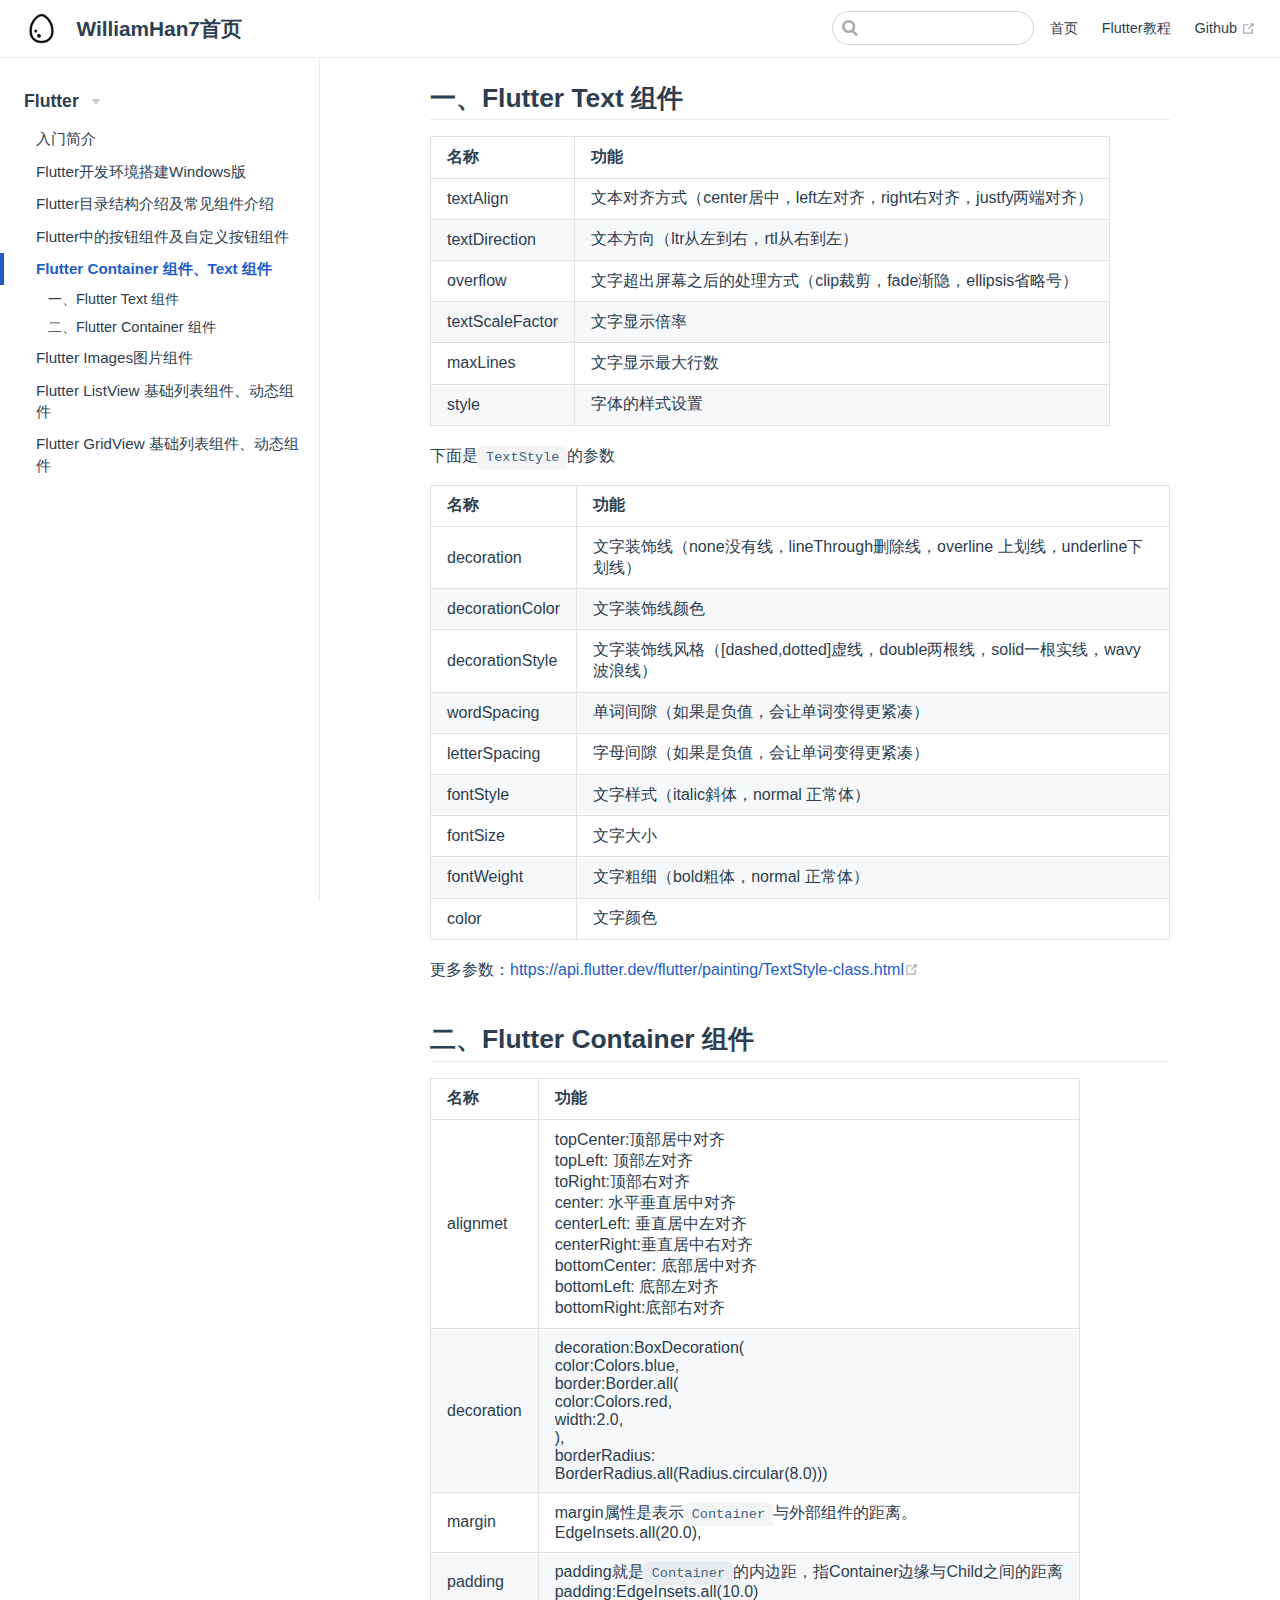
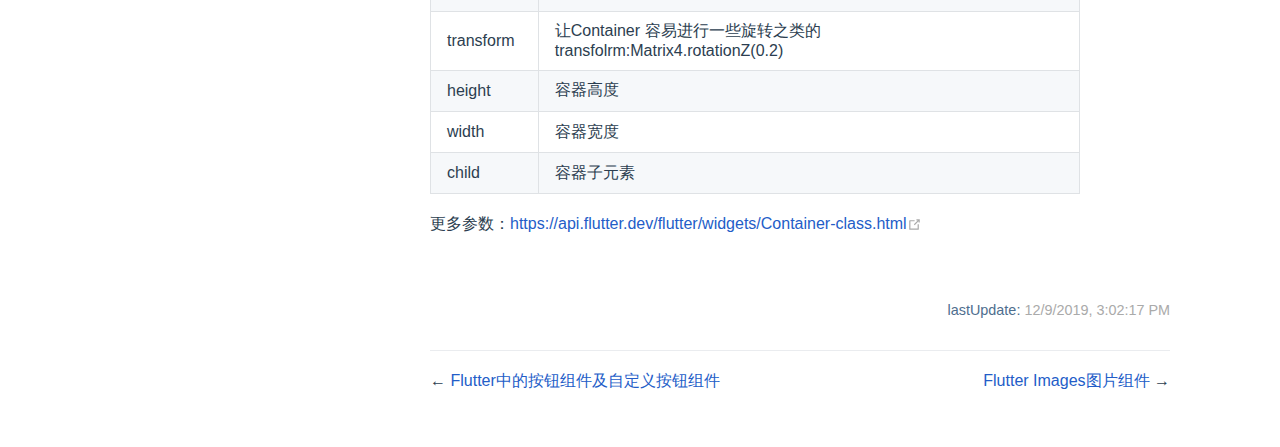
<file: pages/folder1/test5.html>
<!DOCTYPE html>
<html lang="en-US">
  <head>
    <meta charset="utf-8">
    <meta name="viewport" content="width=device-width,initial-scale=1">
    <title>一、Flutter Text 组件 | WilliamHan7首页</title>
    <meta name="description" content="WilliamHan7的Flutter记录">
    <link rel="icon" href="/egg.png">
    
    <link rel="preload" href="/assets/css/0.styles.171360c9.css" as="style"><link rel="preload" href="/assets/js/app.931699e2.js" as="script"><link rel="preload" href="/assets/js/2.980b837c.js" as="script"><link rel="preload" href="/assets/js/12.bc188df4.js" as="script"><link rel="prefetch" href="/assets/js/10.49ba6655.js"><link rel="prefetch" href="/assets/js/11.e9c98572.js"><link rel="prefetch" href="/assets/js/13.bb6c3a8d.js"><link rel="prefetch" href="/assets/js/14.53017690.js"><link rel="prefetch" href="/assets/js/15.36dd618d.js"><link rel="prefetch" href="/assets/js/16.53d33aea.js"><link rel="prefetch" href="/assets/js/17.c0ec6ac5.js"><link rel="prefetch" href="/assets/js/18.4a26d176.js"><link rel="prefetch" href="/assets/js/3.fe3e3fe1.js"><link rel="prefetch" href="/assets/js/4.03627411.js"><link rel="prefetch" href="/assets/js/5.dc84751a.js"><link rel="prefetch" href="/assets/js/6.3849b893.js"><link rel="prefetch" href="/assets/js/7.a4e8856f.js"><link rel="prefetch" href="/assets/js/8.0c9c93d3.js"><link rel="prefetch" href="/assets/js/9.629fba31.js">
    <link rel="stylesheet" href="/assets/css/0.styles.171360c9.css">
  </head>
  <body>
    <div id="app" data-server-rendered="true"><div class="theme-container"><header class="navbar"><div class="sidebar-button"><svg xmlns="http://www.w3.org/2000/svg" aria-hidden="true" role="img" viewBox="0 0 448 512" class="icon"><path fill="currentColor" d="M436 124H12c-6.627 0-12-5.373-12-12V80c0-6.627 5.373-12 12-12h424c6.627 0 12 5.373 12 12v32c0 6.627-5.373 12-12 12zm0 160H12c-6.627 0-12-5.373-12-12v-32c0-6.627 5.373-12 12-12h424c6.627 0 12 5.373 12 12v32c0 6.627-5.373 12-12 12zm0 160H12c-6.627 0-12-5.373-12-12v-32c0-6.627 5.373-12 12-12h424c6.627 0 12 5.373 12 12v32c0 6.627-5.373 12-12 12z"></path></svg></div> <a href="/" class="home-link router-link-active"><img src="/egg.png" alt="WilliamHan7首页" class="logo"> <span class="site-name can-hide">WilliamHan7首页</span></a> <div class="links"><div class="search-box"><input aria-label="Search" autocomplete="off" spellcheck="false" value=""> <!----></div> <nav class="nav-links can-hide"><div class="nav-item"><a href="/" class="nav-link">首页</a></div><div class="nav-item"><a href="/pages/folder1/test1.html" class="nav-link">Flutter教程</a></div><div class="nav-item"><a href="https://github.com/WilliamHan7" target="_blank" rel="noopener noreferrer" class="nav-link external">
  Github
  <svg xmlns="http://www.w3.org/2000/svg" aria-hidden="true" x="0px" y="0px" viewBox="0 0 100 100" width="15" height="15" class="icon outbound"><path fill="currentColor" d="M18.8,85.1h56l0,0c2.2,0,4-1.8,4-4v-32h-8v28h-48v-48h28v-8h-32l0,0c-2.2,0-4,1.8-4,4v56C14.8,83.3,16.6,85.1,18.8,85.1z"></path> <polygon fill="currentColor" points="45.7,48.7 51.3,54.3 77.2,28.5 77.2,37.2 85.2,37.2 85.2,14.9 62.8,14.9 62.8,22.9 71.5,22.9"></polygon></svg></a></div> <!----></nav></div></header> <div class="sidebar-mask"></div> <aside class="sidebar"><nav class="nav-links"><div class="nav-item"><a href="/" class="nav-link">首页</a></div><div class="nav-item"><a href="/pages/folder1/test1.html" class="nav-link">Flutter教程</a></div><div class="nav-item"><a href="https://github.com/WilliamHan7" target="_blank" rel="noopener noreferrer" class="nav-link external">
  Github
  <svg xmlns="http://www.w3.org/2000/svg" aria-hidden="true" x="0px" y="0px" viewBox="0 0 100 100" width="15" height="15" class="icon outbound"><path fill="currentColor" d="M18.8,85.1h56l0,0c2.2,0,4-1.8,4-4v-32h-8v28h-48v-48h28v-8h-32l0,0c-2.2,0-4,1.8-4,4v56C14.8,83.3,16.6,85.1,18.8,85.1z"></path> <polygon fill="currentColor" points="45.7,48.7 51.3,54.3 77.2,28.5 77.2,37.2 85.2,37.2 85.2,14.9 62.8,14.9 62.8,22.9 71.5,22.9"></polygon></svg></a></div> <!----></nav>  <ul class="sidebar-links"><li><section class="sidebar-group collapsable depth-0"><p class="sidebar-heading open"><span>Flutter</span> <span class="arrow down"></span></p> <ul class="sidebar-links sidebar-group-items"><li><a href="/pages/folder1/test1.html" class="sidebar-link">入门简介</a></li><li><a href="/pages/folder1/test2.html" class="sidebar-link">Flutter开发环境搭建Windows版</a></li><li><a href="/pages/folder1/test3.html" class="sidebar-link">Flutter目录结构介绍及常见组件介绍</a></li><li><a href="/pages/folder1/test4.html" class="sidebar-link">Flutter中的按钮组件及自定义按钮组件</a></li><li><a href="/pages/folder1/test5.html" class="active sidebar-link">Flutter Container 组件、Text 组件</a><ul class="sidebar-sub-headers"><li class="sidebar-sub-header"><a href="/pages/folder1/test5.html#一、flutter-text-组件" class="sidebar-link">一、Flutter Text 组件</a></li><li class="sidebar-sub-header"><a href="/pages/folder1/test5.html#二、flutter-container-组件" class="sidebar-link">二、Flutter Container 组件</a></li></ul></li><li><a href="/pages/folder1/test6.html" class="sidebar-link">Flutter Images图片组件</a></li><li><a href="/pages/folder1/test7.html" class="sidebar-link">Flutter ListView 基础列表组件、动态组件</a></li><li><a href="/pages/folder1/test8.html" class="sidebar-link">Flutter GridView 基础列表组件、动态组件</a></li></ul></section></li></ul> </aside> <main class="page"> <div class="theme-default-content content__default"><h2 id="一、flutter-text-组件"><a href="#一、flutter-text-组件" class="header-anchor">#</a> 一、Flutter Text 组件</h2> <table><thead><tr><th style="text-align:left;">名称</th> <th style="text-align:left;">功能</th></tr></thead> <tbody><tr><td style="text-align:left;">textAlign</td> <td style="text-align:left;">文本对齐方式（center居中，left左对齐，right右对齐，justfy两端对齐）</td></tr> <tr><td style="text-align:left;">textDirection</td> <td style="text-align:left;">文本方向（ltr从左到右，rtl从右到左）</td></tr> <tr><td style="text-align:left;">overflow</td> <td style="text-align:left;">文字超出屏幕之后的处理方式（clip裁剪，fade渐隐，ellipsis省略号）</td></tr> <tr><td style="text-align:left;">textScaleFactor</td> <td style="text-align:left;">文字显示倍率</td></tr> <tr><td style="text-align:left;">maxLines</td> <td style="text-align:left;">文字显示最大行数</td></tr> <tr><td style="text-align:left;">style</td> <td style="text-align:left;">字体的样式设置</td></tr></tbody></table> <p>下面是<code>TextStyle</code>的参数</p> <table><thead><tr><th style="text-align:left;">名称</th> <th style="text-align:left;">功能</th></tr></thead> <tbody><tr><td style="text-align:left;">decoration</td> <td style="text-align:left;">文字装饰线（none没有线，lineThrough删除线，overline 上划线，underline下划线）</td></tr> <tr><td style="text-align:left;">decorationColor</td> <td style="text-align:left;">文字装饰线颜色</td></tr> <tr><td style="text-align:left;">decorationStyle</td> <td style="text-align:left;">文字装饰线风格（[dashed,dotted]虚线，double两根线，solid一根实线，wavy波浪线）</td></tr> <tr><td style="text-align:left;">wordSpacing</td> <td style="text-align:left;">单词间隙（如果是负值，会让单词变得更紧凑）</td></tr> <tr><td style="text-align:left;">letterSpacing</td> <td style="text-align:left;">字母间隙（如果是负值，会让单词变得更紧凑）</td></tr> <tr><td style="text-align:left;">fontStyle</td> <td style="text-align:left;">文字样式（italic斜体，normal 正常体）</td></tr> <tr><td style="text-align:left;">fontSize</td> <td style="text-align:left;">文字大小</td></tr> <tr><td style="text-align:left;">fontWeight</td> <td style="text-align:left;">文字粗细（bold粗体，normal  正常体）</td></tr> <tr><td style="text-align:left;">color</td> <td style="text-align:left;">文字颜色</td></tr></tbody></table> <p>更多参数：<a href="https://api.flutter.dev/flutter/painting/TextStyle-class.html" target="_blank" rel="noopener noreferrer">https://api.flutter.dev/flutter/painting/TextStyle-class.html<svg xmlns="http://www.w3.org/2000/svg" aria-hidden="true" x="0px" y="0px" viewBox="0 0 100 100" width="15" height="15" class="icon outbound"><path fill="currentColor" d="M18.8,85.1h56l0,0c2.2,0,4-1.8,4-4v-32h-8v28h-48v-48h28v-8h-32l0,0c-2.2,0-4,1.8-4,4v56C14.8,83.3,16.6,85.1,18.8,85.1z"></path> <polygon fill="currentColor" points="45.7,48.7 51.3,54.3 77.2,28.5 77.2,37.2 85.2,37.2 85.2,14.9 62.8,14.9 62.8,22.9 71.5,22.9"></polygon></svg></a></p> <h2 id="二、flutter-container-组件"><a href="#二、flutter-container-组件" class="header-anchor">#</a> 二、Flutter Container 组件</h2> <table><thead><tr><th style="text-align:left;">名称</th> <th style="text-align:left;">功能</th></tr></thead> <tbody><tr><td style="text-align:left;">alignmet</td> <td style="text-align:left;">topCenter:顶部居中对齐 <br> topLeft: 顶部左对齐 <br> toRight:顶部右对齐 <br> center: 水平垂直居中对齐 <br> centerLeft: 垂直居中左对齐 <br> centerRight:垂直居中右对齐 <br> bottomCenter: 底部居中对齐 <br> bottomLeft: 底部左对齐 <br> bottomRight:底部右对齐</td></tr> <tr><td style="text-align:left;">decoration</td> <td style="text-align:left;">decoration:BoxDecoration( <br> 		color:Colors.blue,<br>border:Border.all( <br> 	color:Colors.red,<br>width:2.0,<br>),<br>borderRadius:<br> BorderRadius.all(Radius.circular(8.0)))</td></tr> <tr><td style="text-align:left;">margin</td> <td style="text-align:left;">margin属性是表示<code>Container</code>与外部组件的距离。<br>EdgeInsets.all(20.0),</td></tr> <tr><td style="text-align:left;">padding</td> <td style="text-align:left;">padding就是<code>Container</code>的内边距，指Container边缘与Child之间的距离 <br> padding:EdgeInsets.all(10.0)</td></tr> <tr><td style="text-align:left;">transform</td> <td style="text-align:left;">让Container 容易进行一些旋转之类的 <br> transfolrm:Matrix4.rotationZ(0.2)</td></tr> <tr><td style="text-align:left;">height</td> <td style="text-align:left;">容器高度</td></tr> <tr><td style="text-align:left;">width</td> <td style="text-align:left;">容器宽度</td></tr> <tr><td style="text-align:left;">child</td> <td style="text-align:left;">容器子元素</td></tr></tbody></table> <p>更多参数：<a href="https://api.flutter.dev/flutter/widgets/Container-class.html" target="_blank" rel="noopener noreferrer">https://api.flutter.dev/flutter/widgets/Container-class.html<svg xmlns="http://www.w3.org/2000/svg" aria-hidden="true" x="0px" y="0px" viewBox="0 0 100 100" width="15" height="15" class="icon outbound"><path fill="currentColor" d="M18.8,85.1h56l0,0c2.2,0,4-1.8,4-4v-32h-8v28h-48v-48h28v-8h-32l0,0c-2.2,0-4,1.8-4,4v56C14.8,83.3,16.6,85.1,18.8,85.1z"></path> <polygon fill="currentColor" points="45.7,48.7 51.3,54.3 77.2,28.5 77.2,37.2 85.2,37.2 85.2,14.9 62.8,14.9 62.8,22.9 71.5,22.9"></polygon></svg></a></p></div> <footer class="page-edit"><!----> <div class="last-updated"><span class="prefix">lastUpdate:</span> <span class="time">12/9/2019, 3:02:17 PM</span></div></footer> <div class="page-nav"><p class="inner"><span class="prev">
      ←
      <a href="/pages/folder1/test4.html" class="prev">Flutter中的按钮组件及自定义按钮组件</a></span> <span class="next"><a href="/pages/folder1/test6.html">Flutter Images图片组件</a>
      →
    </span></p></div> </main></div><div class="global-ui"></div></div>
    <script src="/assets/js/app.931699e2.js" defer></script><script src="/assets/js/2.980b837c.js" defer></script><script src="/assets/js/12.bc188df4.js" defer></script>
  </body>
</html>
</file>
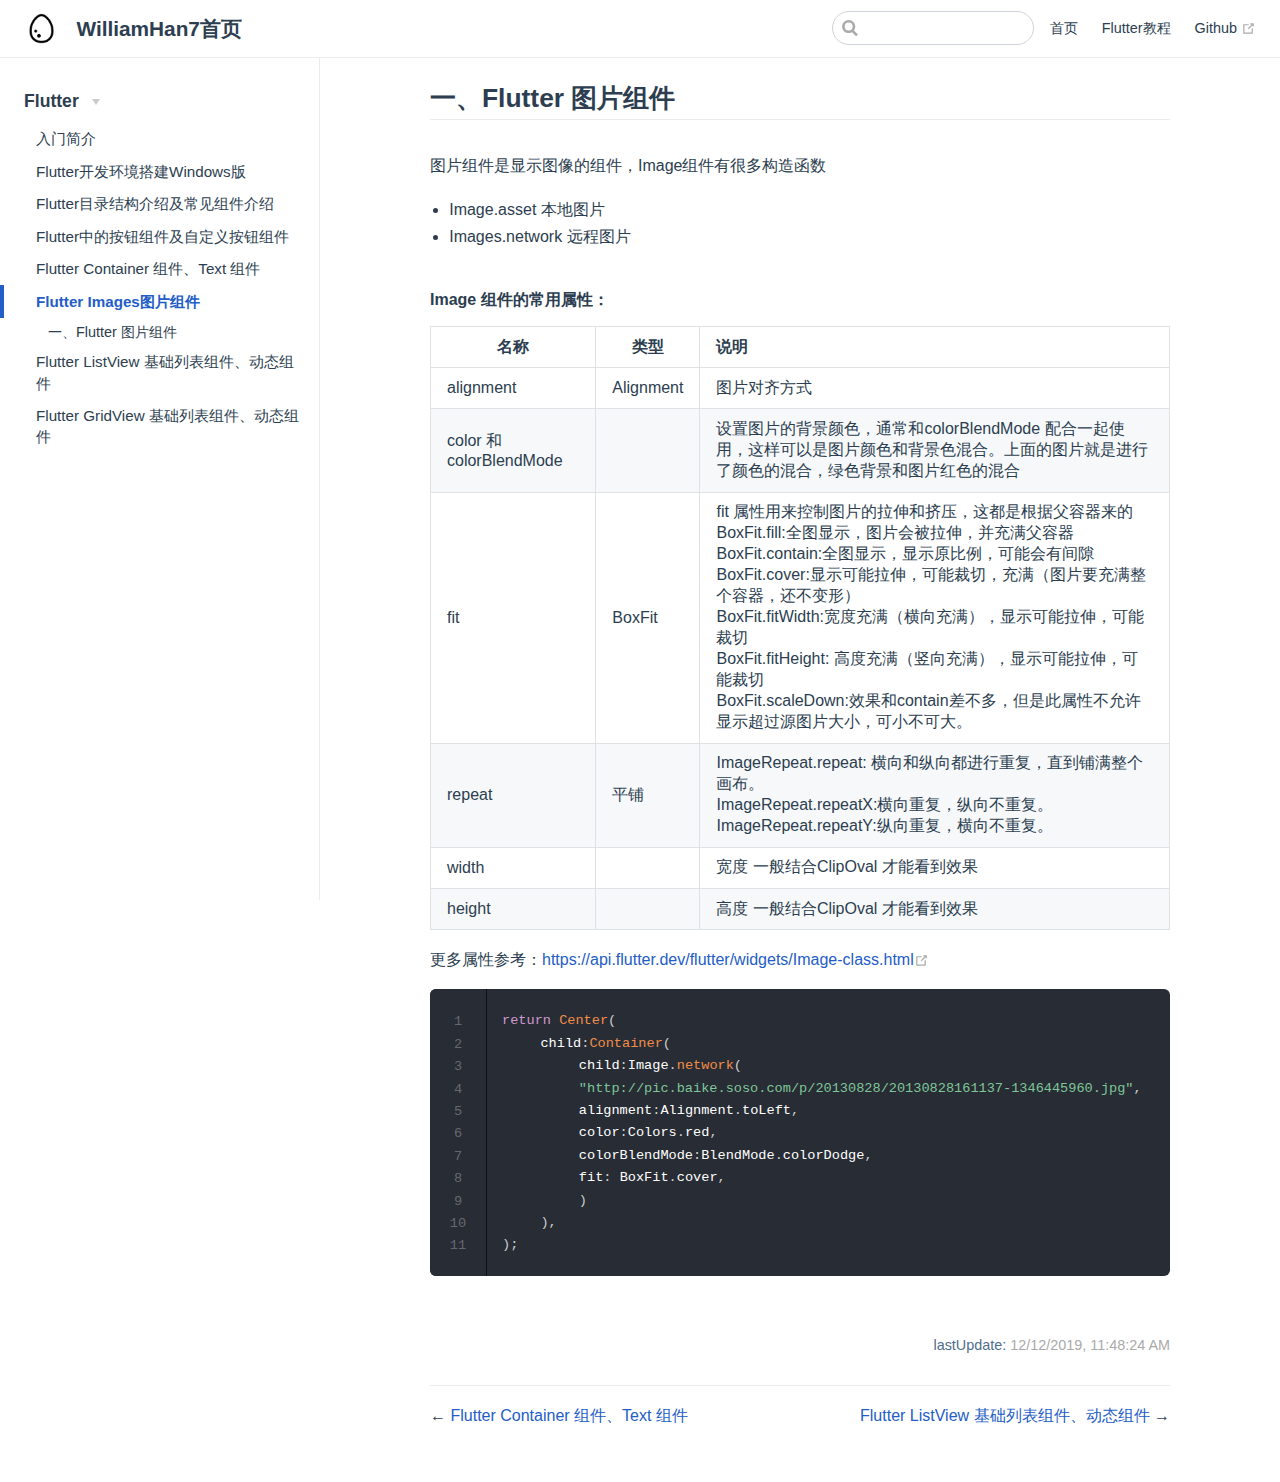
<file: pages/folder1/test6.html>
<!DOCTYPE html>
<html lang="en-US">
  <head>
    <meta charset="utf-8">
    <meta name="viewport" content="width=device-width,initial-scale=1">
    <title>一、Flutter 图片组件 | WilliamHan7首页</title>
    <meta name="description" content="WilliamHan7的Flutter记录">
    <link rel="icon" href="/egg.png">
    
    <link rel="preload" href="/assets/css/0.styles.171360c9.css" as="style"><link rel="preload" href="/assets/js/app.931699e2.js" as="script"><link rel="preload" href="/assets/js/2.980b837c.js" as="script"><link rel="preload" href="/assets/js/13.bb6c3a8d.js" as="script"><link rel="prefetch" href="/assets/js/10.49ba6655.js"><link rel="prefetch" href="/assets/js/11.e9c98572.js"><link rel="prefetch" href="/assets/js/12.bc188df4.js"><link rel="prefetch" href="/assets/js/14.53017690.js"><link rel="prefetch" href="/assets/js/15.36dd618d.js"><link rel="prefetch" href="/assets/js/16.53d33aea.js"><link rel="prefetch" href="/assets/js/17.c0ec6ac5.js"><link rel="prefetch" href="/assets/js/18.4a26d176.js"><link rel="prefetch" href="/assets/js/3.fe3e3fe1.js"><link rel="prefetch" href="/assets/js/4.03627411.js"><link rel="prefetch" href="/assets/js/5.dc84751a.js"><link rel="prefetch" href="/assets/js/6.3849b893.js"><link rel="prefetch" href="/assets/js/7.a4e8856f.js"><link rel="prefetch" href="/assets/js/8.0c9c93d3.js"><link rel="prefetch" href="/assets/js/9.629fba31.js">
    <link rel="stylesheet" href="/assets/css/0.styles.171360c9.css">
  </head>
  <body>
    <div id="app" data-server-rendered="true"><div class="theme-container"><header class="navbar"><div class="sidebar-button"><svg xmlns="http://www.w3.org/2000/svg" aria-hidden="true" role="img" viewBox="0 0 448 512" class="icon"><path fill="currentColor" d="M436 124H12c-6.627 0-12-5.373-12-12V80c0-6.627 5.373-12 12-12h424c6.627 0 12 5.373 12 12v32c0 6.627-5.373 12-12 12zm0 160H12c-6.627 0-12-5.373-12-12v-32c0-6.627 5.373-12 12-12h424c6.627 0 12 5.373 12 12v32c0 6.627-5.373 12-12 12zm0 160H12c-6.627 0-12-5.373-12-12v-32c0-6.627 5.373-12 12-12h424c6.627 0 12 5.373 12 12v32c0 6.627-5.373 12-12 12z"></path></svg></div> <a href="/" class="home-link router-link-active"><img src="/egg.png" alt="WilliamHan7首页" class="logo"> <span class="site-name can-hide">WilliamHan7首页</span></a> <div class="links"><div class="search-box"><input aria-label="Search" autocomplete="off" spellcheck="false" value=""> <!----></div> <nav class="nav-links can-hide"><div class="nav-item"><a href="/" class="nav-link">首页</a></div><div class="nav-item"><a href="/pages/folder1/test1.html" class="nav-link">Flutter教程</a></div><div class="nav-item"><a href="https://github.com/WilliamHan7" target="_blank" rel="noopener noreferrer" class="nav-link external">
  Github
  <svg xmlns="http://www.w3.org/2000/svg" aria-hidden="true" x="0px" y="0px" viewBox="0 0 100 100" width="15" height="15" class="icon outbound"><path fill="currentColor" d="M18.8,85.1h56l0,0c2.2,0,4-1.8,4-4v-32h-8v28h-48v-48h28v-8h-32l0,0c-2.2,0-4,1.8-4,4v56C14.8,83.3,16.6,85.1,18.8,85.1z"></path> <polygon fill="currentColor" points="45.7,48.7 51.3,54.3 77.2,28.5 77.2,37.2 85.2,37.2 85.2,14.9 62.8,14.9 62.8,22.9 71.5,22.9"></polygon></svg></a></div> <!----></nav></div></header> <div class="sidebar-mask"></div> <aside class="sidebar"><nav class="nav-links"><div class="nav-item"><a href="/" class="nav-link">首页</a></div><div class="nav-item"><a href="/pages/folder1/test1.html" class="nav-link">Flutter教程</a></div><div class="nav-item"><a href="https://github.com/WilliamHan7" target="_blank" rel="noopener noreferrer" class="nav-link external">
  Github
  <svg xmlns="http://www.w3.org/2000/svg" aria-hidden="true" x="0px" y="0px" viewBox="0 0 100 100" width="15" height="15" class="icon outbound"><path fill="currentColor" d="M18.8,85.1h56l0,0c2.2,0,4-1.8,4-4v-32h-8v28h-48v-48h28v-8h-32l0,0c-2.2,0-4,1.8-4,4v56C14.8,83.3,16.6,85.1,18.8,85.1z"></path> <polygon fill="currentColor" points="45.7,48.7 51.3,54.3 77.2,28.5 77.2,37.2 85.2,37.2 85.2,14.9 62.8,14.9 62.8,22.9 71.5,22.9"></polygon></svg></a></div> <!----></nav>  <ul class="sidebar-links"><li><section class="sidebar-group collapsable depth-0"><p class="sidebar-heading open"><span>Flutter</span> <span class="arrow down"></span></p> <ul class="sidebar-links sidebar-group-items"><li><a href="/pages/folder1/test1.html" class="sidebar-link">入门简介</a></li><li><a href="/pages/folder1/test2.html" class="sidebar-link">Flutter开发环境搭建Windows版</a></li><li><a href="/pages/folder1/test3.html" class="sidebar-link">Flutter目录结构介绍及常见组件介绍</a></li><li><a href="/pages/folder1/test4.html" class="sidebar-link">Flutter中的按钮组件及自定义按钮组件</a></li><li><a href="/pages/folder1/test5.html" class="sidebar-link">Flutter Container 组件、Text 组件</a></li><li><a href="/pages/folder1/test6.html" class="active sidebar-link">Flutter Images图片组件</a><ul class="sidebar-sub-headers"><li class="sidebar-sub-header"><a href="/pages/folder1/test6.html#一、flutter-图片组件" class="sidebar-link">一、Flutter 图片组件</a></li></ul></li><li><a href="/pages/folder1/test7.html" class="sidebar-link">Flutter ListView 基础列表组件、动态组件</a></li><li><a href="/pages/folder1/test8.html" class="sidebar-link">Flutter GridView 基础列表组件、动态组件</a></li></ul></section></li></ul> </aside> <main class="page"> <div class="theme-default-content content__default"><h2 id="一、flutter-图片组件"><a href="#一、flutter-图片组件" class="header-anchor">#</a> 一、Flutter 图片组件</h2> <p>图片组件是显示图像的组件，Image组件有很多构造函数</p> <ul><li>Image.asset 本地图片</li> <li>Images.network 远程图片</li></ul> <h4 id="image-组件的常用属性："><a href="#image-组件的常用属性：" class="header-anchor">#</a> Image 组件的常用属性：</h4> <table><thead><tr><th>名称</th> <th>类型</th> <th style="text-align:left;">说明</th></tr></thead> <tbody><tr><td>alignment</td> <td>Alignment</td> <td style="text-align:left;">图片对齐方式</td></tr> <tr><td>color 和 colorBlendMode</td> <td></td> <td style="text-align:left;">设置图片的背景颜色，通常和colorBlendMode 配合一起使用，这样可以是图片颜色和背景色混合。上面的图片就是进行了颜色的混合，绿色背景和图片红色的混合</td></tr> <tr><td>fit</td> <td>BoxFit</td> <td style="text-align:left;">fit 属性用来控制图片的拉伸和挤压，这都是根据父容器来的 <br>BoxFit.fill:全图显示，图片会被拉伸，并充满父容器 <br> BoxFit.contain:全图显示，显示原比例，可能会有间隙 <br> BoxFit.cover:显示可能拉伸，可能裁切，充满（图片要充满整个容器，还不变形） <br> BoxFit.fitWidth:宽度充满（横向充满），显示可能拉伸，可能裁切 <br> BoxFit.fitHeight: 高度充满（竖向充满），显示可能拉伸，可能裁切 <br> BoxFit.scaleDown:效果和contain差不多，但是此属性不允许显示超过源图片大小，可小不可大。</td></tr> <tr><td>repeat</td> <td>平铺</td> <td style="text-align:left;">ImageRepeat.repeat: 横向和纵向都进行重复，直到铺满整个画布。 <br> ImageRepeat.repeatX:横向重复，纵向不重复。 <br> ImageRepeat.repeatY:纵向重复，横向不重复。</td></tr> <tr><td>width</td> <td></td> <td style="text-align:left;">宽度  一般结合ClipOval 才能看到效果</td></tr> <tr><td>height</td> <td></td> <td style="text-align:left;">高度  一般结合ClipOval 才能看到效果</td></tr></tbody></table> <p>更多属性参考：<a href="https://api.flutter.dev/flutter/widgets/Image-class.html" target="_blank" rel="noopener noreferrer">https://api.flutter.dev/flutter/widgets/Image-class.html<svg xmlns="http://www.w3.org/2000/svg" aria-hidden="true" x="0px" y="0px" viewBox="0 0 100 100" width="15" height="15" class="icon outbound"><path fill="currentColor" d="M18.8,85.1h56l0,0c2.2,0,4-1.8,4-4v-32h-8v28h-48v-48h28v-8h-32l0,0c-2.2,0-4,1.8-4,4v56C14.8,83.3,16.6,85.1,18.8,85.1z"></path> <polygon fill="currentColor" points="45.7,48.7 51.3,54.3 77.2,28.5 77.2,37.2 85.2,37.2 85.2,14.9 62.8,14.9 62.8,22.9 71.5,22.9"></polygon></svg></a></p> <div class="language-dart line-numbers-mode"><pre class="language-dart"><code><span class="token keyword">return</span> <span class="token function">Center</span><span class="token punctuation">(</span>
	child<span class="token punctuation">:</span><span class="token function">Container</span><span class="token punctuation">(</span>
		child<span class="token punctuation">:</span>Image<span class="token punctuation">.</span><span class="token function">network</span><span class="token punctuation">(</span>
		<span class="token string">&quot;http://pic.baike.soso.com/p/20130828/20130828161137-1346445960.jpg&quot;</span><span class="token punctuation">,</span>
		alignment<span class="token punctuation">:</span>Alignment<span class="token punctuation">.</span>toLeft<span class="token punctuation">,</span>
		color<span class="token punctuation">:</span>Colors<span class="token punctuation">.</span>red<span class="token punctuation">,</span>
		colorBlendMode<span class="token punctuation">:</span>BlendMode<span class="token punctuation">.</span>colorDodge<span class="token punctuation">,</span>
		fit<span class="token punctuation">:</span> BoxFit<span class="token punctuation">.</span>cover<span class="token punctuation">,</span>
		<span class="token punctuation">)</span>
	<span class="token punctuation">)</span><span class="token punctuation">,</span>
<span class="token punctuation">)</span><span class="token punctuation">;</span>
</code></pre> <div class="line-numbers-wrapper"><span class="line-number">1</span><br><span class="line-number">2</span><br><span class="line-number">3</span><br><span class="line-number">4</span><br><span class="line-number">5</span><br><span class="line-number">6</span><br><span class="line-number">7</span><br><span class="line-number">8</span><br><span class="line-number">9</span><br><span class="line-number">10</span><br><span class="line-number">11</span><br></div></div></div> <footer class="page-edit"><!----> <div class="last-updated"><span class="prefix">lastUpdate:</span> <span class="time">12/12/2019, 11:48:24 AM</span></div></footer> <div class="page-nav"><p class="inner"><span class="prev">
      ←
      <a href="/pages/folder1/test5.html" class="prev">Flutter Container 组件、Text 组件</a></span> <span class="next"><a href="/pages/folder1/test7.html">Flutter ListView 基础列表组件、动态组件</a>
      →
    </span></p></div> </main></div><div class="global-ui"></div></div>
    <script src="/assets/js/app.931699e2.js" defer></script><script src="/assets/js/2.980b837c.js" defer></script><script src="/assets/js/13.bb6c3a8d.js" defer></script>
  </body>
</html>
</file>
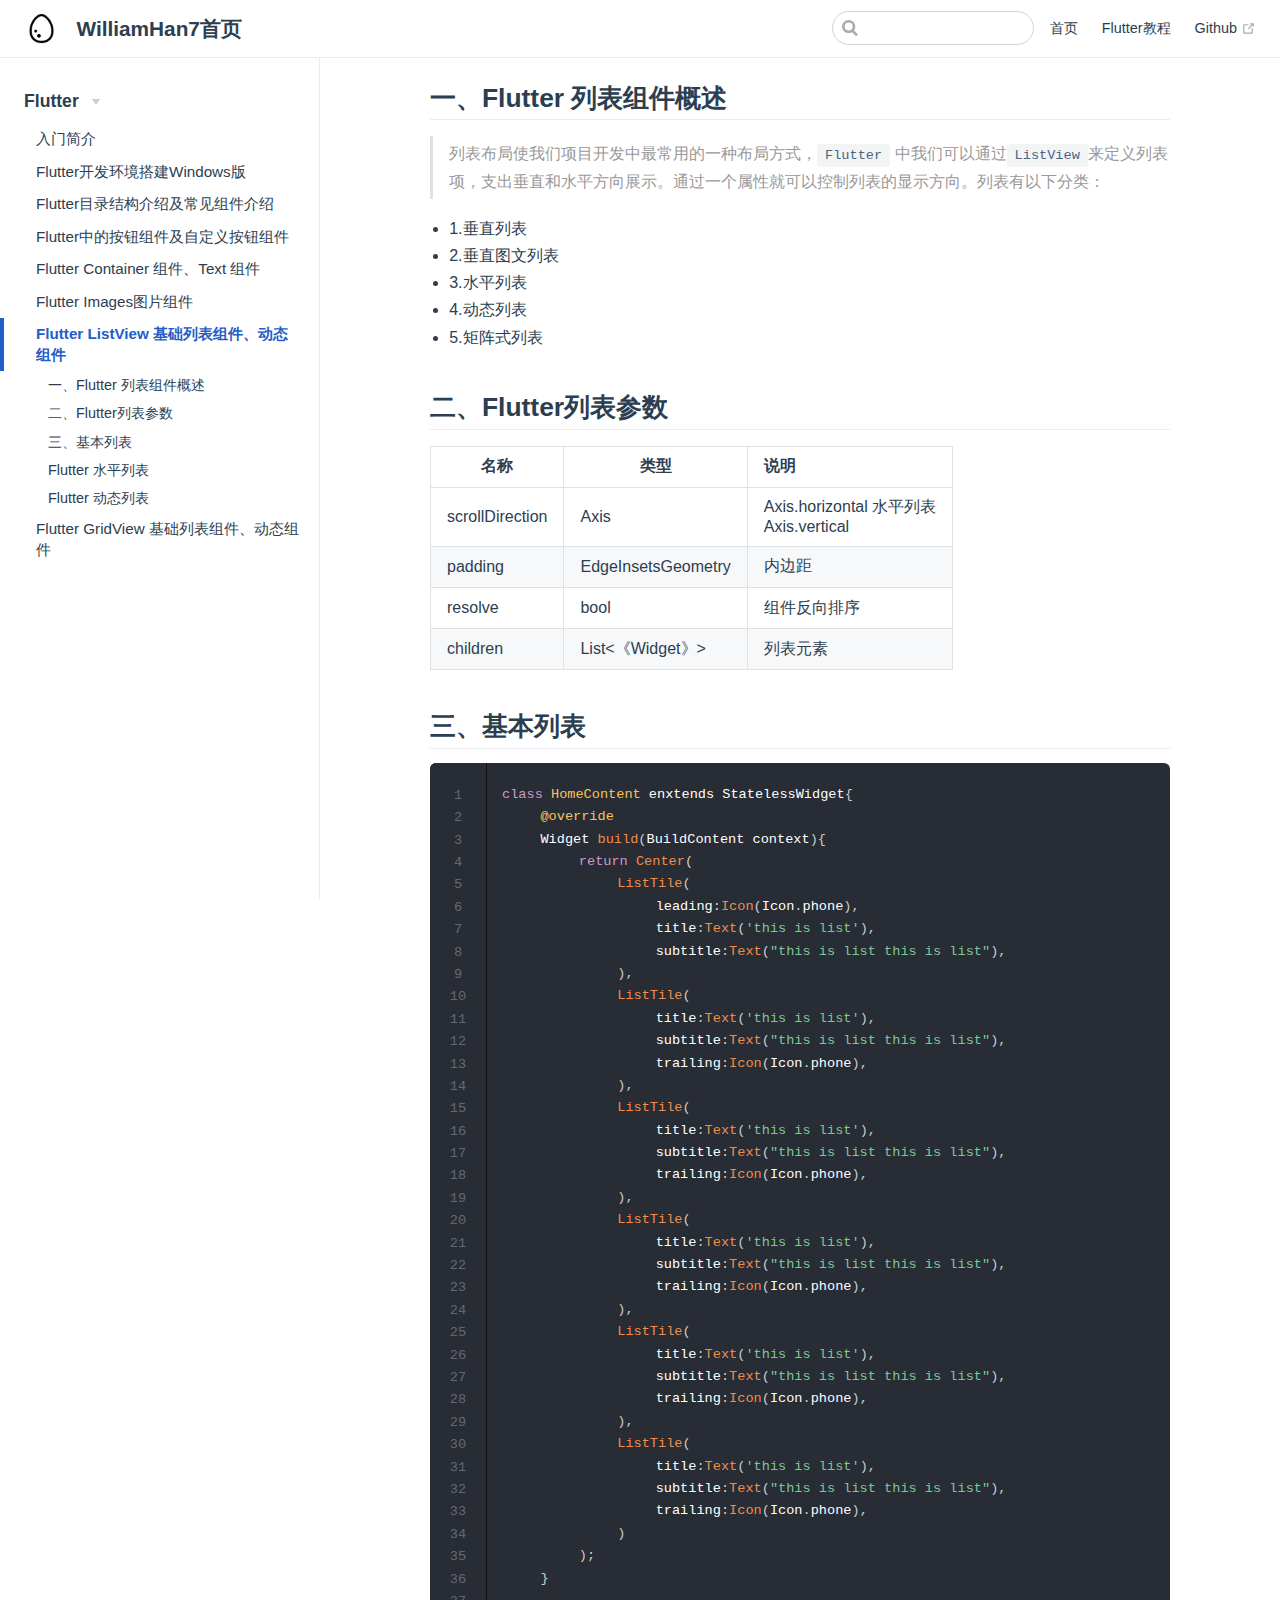
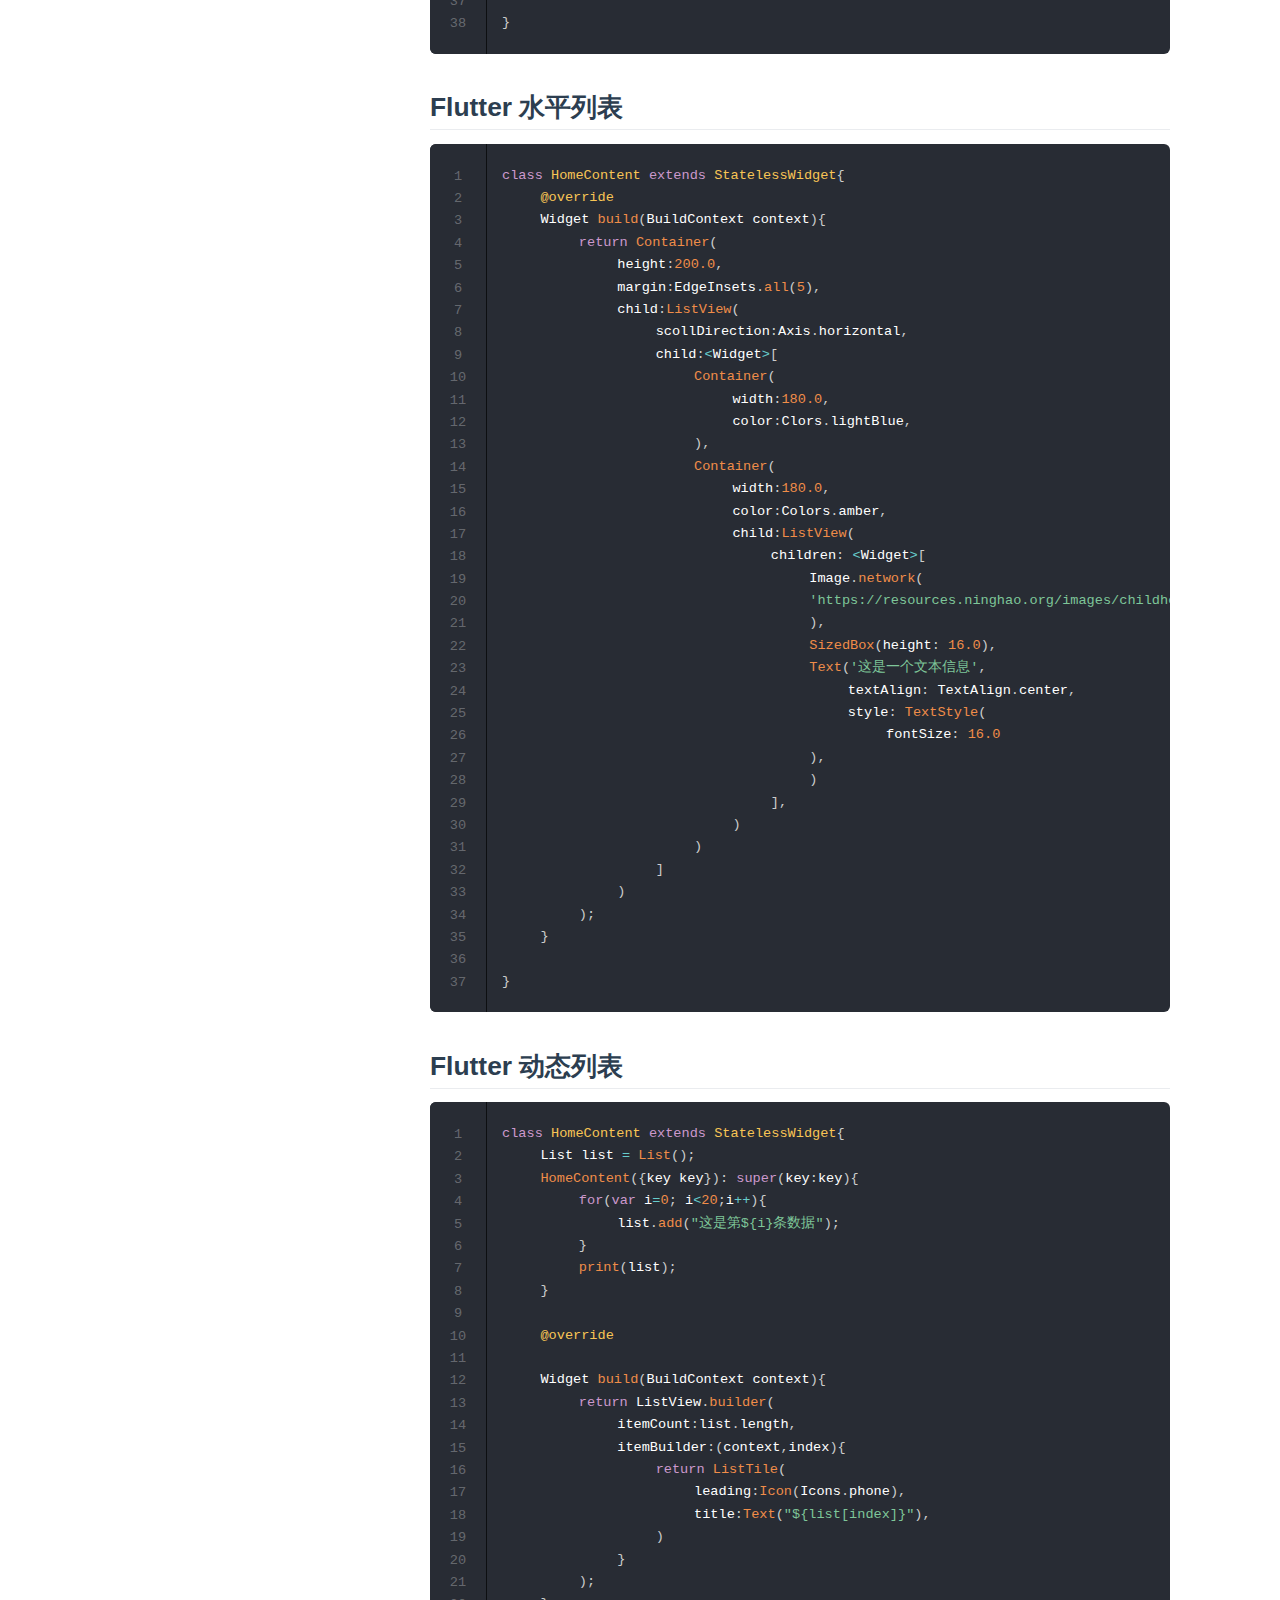
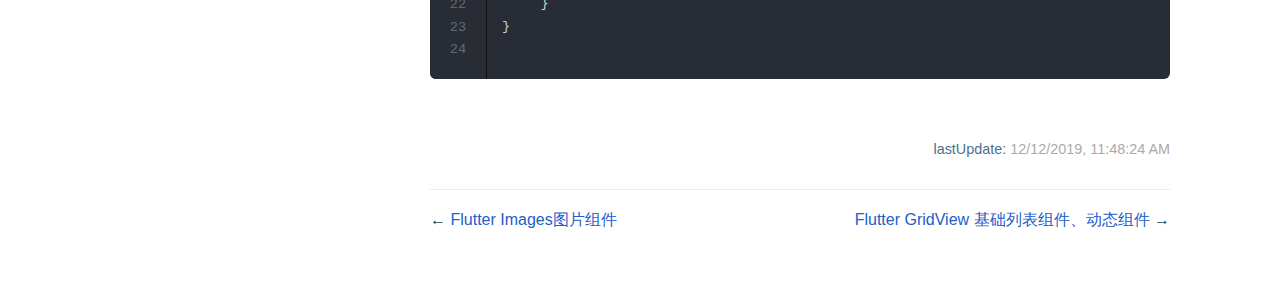
<file: pages/folder1/test7.html>
<!DOCTYPE html>
<html lang="en-US">
  <head>
    <meta charset="utf-8">
    <meta name="viewport" content="width=device-width,initial-scale=1">
    <title>一、Flutter 列表组件概述 | WilliamHan7首页</title>
    <meta name="description" content="WilliamHan7的Flutter记录">
    <link rel="icon" href="/egg.png">
    
    <link rel="preload" href="/assets/css/0.styles.171360c9.css" as="style"><link rel="preload" href="/assets/js/app.931699e2.js" as="script"><link rel="preload" href="/assets/js/2.980b837c.js" as="script"><link rel="preload" href="/assets/js/14.53017690.js" as="script"><link rel="prefetch" href="/assets/js/10.49ba6655.js"><link rel="prefetch" href="/assets/js/11.e9c98572.js"><link rel="prefetch" href="/assets/js/12.bc188df4.js"><link rel="prefetch" href="/assets/js/13.bb6c3a8d.js"><link rel="prefetch" href="/assets/js/15.36dd618d.js"><link rel="prefetch" href="/assets/js/16.53d33aea.js"><link rel="prefetch" href="/assets/js/17.c0ec6ac5.js"><link rel="prefetch" href="/assets/js/18.4a26d176.js"><link rel="prefetch" href="/assets/js/3.fe3e3fe1.js"><link rel="prefetch" href="/assets/js/4.03627411.js"><link rel="prefetch" href="/assets/js/5.dc84751a.js"><link rel="prefetch" href="/assets/js/6.3849b893.js"><link rel="prefetch" href="/assets/js/7.a4e8856f.js"><link rel="prefetch" href="/assets/js/8.0c9c93d3.js"><link rel="prefetch" href="/assets/js/9.629fba31.js">
    <link rel="stylesheet" href="/assets/css/0.styles.171360c9.css">
  </head>
  <body>
    <div id="app" data-server-rendered="true"><div class="theme-container"><header class="navbar"><div class="sidebar-button"><svg xmlns="http://www.w3.org/2000/svg" aria-hidden="true" role="img" viewBox="0 0 448 512" class="icon"><path fill="currentColor" d="M436 124H12c-6.627 0-12-5.373-12-12V80c0-6.627 5.373-12 12-12h424c6.627 0 12 5.373 12 12v32c0 6.627-5.373 12-12 12zm0 160H12c-6.627 0-12-5.373-12-12v-32c0-6.627 5.373-12 12-12h424c6.627 0 12 5.373 12 12v32c0 6.627-5.373 12-12 12zm0 160H12c-6.627 0-12-5.373-12-12v-32c0-6.627 5.373-12 12-12h424c6.627 0 12 5.373 12 12v32c0 6.627-5.373 12-12 12z"></path></svg></div> <a href="/" class="home-link router-link-active"><img src="/egg.png" alt="WilliamHan7首页" class="logo"> <span class="site-name can-hide">WilliamHan7首页</span></a> <div class="links"><div class="search-box"><input aria-label="Search" autocomplete="off" spellcheck="false" value=""> <!----></div> <nav class="nav-links can-hide"><div class="nav-item"><a href="/" class="nav-link">首页</a></div><div class="nav-item"><a href="/pages/folder1/test1.html" class="nav-link">Flutter教程</a></div><div class="nav-item"><a href="https://github.com/WilliamHan7" target="_blank" rel="noopener noreferrer" class="nav-link external">
  Github
  <svg xmlns="http://www.w3.org/2000/svg" aria-hidden="true" x="0px" y="0px" viewBox="0 0 100 100" width="15" height="15" class="icon outbound"><path fill="currentColor" d="M18.8,85.1h56l0,0c2.2,0,4-1.8,4-4v-32h-8v28h-48v-48h28v-8h-32l0,0c-2.2,0-4,1.8-4,4v56C14.8,83.3,16.6,85.1,18.8,85.1z"></path> <polygon fill="currentColor" points="45.7,48.7 51.3,54.3 77.2,28.5 77.2,37.2 85.2,37.2 85.2,14.9 62.8,14.9 62.8,22.9 71.5,22.9"></polygon></svg></a></div> <!----></nav></div></header> <div class="sidebar-mask"></div> <aside class="sidebar"><nav class="nav-links"><div class="nav-item"><a href="/" class="nav-link">首页</a></div><div class="nav-item"><a href="/pages/folder1/test1.html" class="nav-link">Flutter教程</a></div><div class="nav-item"><a href="https://github.com/WilliamHan7" target="_blank" rel="noopener noreferrer" class="nav-link external">
  Github
  <svg xmlns="http://www.w3.org/2000/svg" aria-hidden="true" x="0px" y="0px" viewBox="0 0 100 100" width="15" height="15" class="icon outbound"><path fill="currentColor" d="M18.8,85.1h56l0,0c2.2,0,4-1.8,4-4v-32h-8v28h-48v-48h28v-8h-32l0,0c-2.2,0-4,1.8-4,4v56C14.8,83.3,16.6,85.1,18.8,85.1z"></path> <polygon fill="currentColor" points="45.7,48.7 51.3,54.3 77.2,28.5 77.2,37.2 85.2,37.2 85.2,14.9 62.8,14.9 62.8,22.9 71.5,22.9"></polygon></svg></a></div> <!----></nav>  <ul class="sidebar-links"><li><section class="sidebar-group collapsable depth-0"><p class="sidebar-heading open"><span>Flutter</span> <span class="arrow down"></span></p> <ul class="sidebar-links sidebar-group-items"><li><a href="/pages/folder1/test1.html" class="sidebar-link">入门简介</a></li><li><a href="/pages/folder1/test2.html" class="sidebar-link">Flutter开发环境搭建Windows版</a></li><li><a href="/pages/folder1/test3.html" class="sidebar-link">Flutter目录结构介绍及常见组件介绍</a></li><li><a href="/pages/folder1/test4.html" class="sidebar-link">Flutter中的按钮组件及自定义按钮组件</a></li><li><a href="/pages/folder1/test5.html" class="sidebar-link">Flutter Container 组件、Text 组件</a></li><li><a href="/pages/folder1/test6.html" class="sidebar-link">Flutter Images图片组件</a></li><li><a href="/pages/folder1/test7.html" class="active sidebar-link">Flutter ListView 基础列表组件、动态组件</a><ul class="sidebar-sub-headers"><li class="sidebar-sub-header"><a href="/pages/folder1/test7.html#一、flutter-列表组件概述" class="sidebar-link">一、Flutter 列表组件概述</a></li><li class="sidebar-sub-header"><a href="/pages/folder1/test7.html#二、flutter列表参数" class="sidebar-link">二、Flutter列表参数</a></li><li class="sidebar-sub-header"><a href="/pages/folder1/test7.html#三、基本列表" class="sidebar-link">三、基本列表</a></li><li class="sidebar-sub-header"><a href="/pages/folder1/test7.html#flutter-水平列表" class="sidebar-link">Flutter 水平列表</a></li><li class="sidebar-sub-header"><a href="/pages/folder1/test7.html#flutter-动态列表" class="sidebar-link">Flutter 动态列表</a></li></ul></li><li><a href="/pages/folder1/test8.html" class="sidebar-link">Flutter GridView 基础列表组件、动态组件</a></li></ul></section></li></ul> </aside> <main class="page"> <div class="theme-default-content content__default"><h2 id="一、flutter-列表组件概述"><a href="#一、flutter-列表组件概述" class="header-anchor">#</a> 一、Flutter 列表组件概述</h2> <blockquote><p>列表布局使我们项目开发中最常用的一种布局方式，<code>Flutter</code> 中我们可以通过<code>ListView</code>来定义列表项，支出垂直和水平方向展示。通过一个属性就可以控制列表的显示方向。列表有以下分类：</p></blockquote> <ul><li>1.垂直列表</li> <li>2.垂直图文列表</li> <li>3.水平列表</li> <li>4.动态列表</li> <li>5.矩阵式列表</li></ul> <h2 id="二、flutter列表参数"><a href="#二、flutter列表参数" class="header-anchor">#</a> 二、Flutter列表参数</h2> <table><thead><tr><th>名称</th> <th>类型</th> <th style="text-align:left;">说明</th></tr></thead> <tbody><tr><td>scrollDirection</td> <td>Axis</td> <td style="text-align:left;">Axis.horizontal 水平列表 <br> Axis.vertical</td></tr> <tr><td>padding</td> <td>EdgeInsetsGeometry</td> <td style="text-align:left;">内边距</td></tr> <tr><td>resolve</td> <td>bool</td> <td style="text-align:left;">组件反向排序</td></tr> <tr><td>children</td> <td>List&lt;《Widget》&gt;</td> <td style="text-align:left;">列表元素</td></tr></tbody></table> <h2 id="三、基本列表"><a href="#三、基本列表" class="header-anchor">#</a> 三、基本列表</h2> <div class="language-dart line-numbers-mode"><pre class="language-dart"><code><span class="token keyword">class</span> <span class="token class-name">HomeContent</span> enxtends StatelessWidget<span class="token punctuation">{</span>
	<span class="token metadata symbol">@override</span>
	Widget <span class="token function">build</span><span class="token punctuation">(</span>BuildContent context<span class="token punctuation">)</span><span class="token punctuation">{</span>
		<span class="token keyword">return</span> <span class="token function">Center</span><span class="token punctuation">(</span>
			<span class="token function">ListTile</span><span class="token punctuation">(</span>
				leading<span class="token punctuation">:</span><span class="token function">Icon</span><span class="token punctuation">(</span>Icon<span class="token punctuation">.</span>phone<span class="token punctuation">)</span><span class="token punctuation">,</span>
				title<span class="token punctuation">:</span><span class="token function">Text</span><span class="token punctuation">(</span><span class="token string">'this is list'</span><span class="token punctuation">)</span><span class="token punctuation">,</span>
				subtitle<span class="token punctuation">:</span><span class="token function">Text</span><span class="token punctuation">(</span><span class="token string">&quot;this is list this is list&quot;</span><span class="token punctuation">)</span><span class="token punctuation">,</span>
			<span class="token punctuation">)</span><span class="token punctuation">,</span>
			<span class="token function">ListTile</span><span class="token punctuation">(</span>
				title<span class="token punctuation">:</span><span class="token function">Text</span><span class="token punctuation">(</span><span class="token string">'this is list'</span><span class="token punctuation">)</span><span class="token punctuation">,</span>
				subtitle<span class="token punctuation">:</span><span class="token function">Text</span><span class="token punctuation">(</span><span class="token string">&quot;this is list this is list&quot;</span><span class="token punctuation">)</span><span class="token punctuation">,</span>
				trailing<span class="token punctuation">:</span><span class="token function">Icon</span><span class="token punctuation">(</span>Icon<span class="token punctuation">.</span>phone<span class="token punctuation">)</span><span class="token punctuation">,</span>
			<span class="token punctuation">)</span><span class="token punctuation">,</span>
			<span class="token function">ListTile</span><span class="token punctuation">(</span>
				title<span class="token punctuation">:</span><span class="token function">Text</span><span class="token punctuation">(</span><span class="token string">'this is list'</span><span class="token punctuation">)</span><span class="token punctuation">,</span>
				subtitle<span class="token punctuation">:</span><span class="token function">Text</span><span class="token punctuation">(</span><span class="token string">&quot;this is list this is list&quot;</span><span class="token punctuation">)</span><span class="token punctuation">,</span>
				trailing<span class="token punctuation">:</span><span class="token function">Icon</span><span class="token punctuation">(</span>Icon<span class="token punctuation">.</span>phone<span class="token punctuation">)</span><span class="token punctuation">,</span>
			<span class="token punctuation">)</span><span class="token punctuation">,</span>
			<span class="token function">ListTile</span><span class="token punctuation">(</span>
				title<span class="token punctuation">:</span><span class="token function">Text</span><span class="token punctuation">(</span><span class="token string">'this is list'</span><span class="token punctuation">)</span><span class="token punctuation">,</span>
				subtitle<span class="token punctuation">:</span><span class="token function">Text</span><span class="token punctuation">(</span><span class="token string">&quot;this is list this is list&quot;</span><span class="token punctuation">)</span><span class="token punctuation">,</span>
				trailing<span class="token punctuation">:</span><span class="token function">Icon</span><span class="token punctuation">(</span>Icon<span class="token punctuation">.</span>phone<span class="token punctuation">)</span><span class="token punctuation">,</span>
			<span class="token punctuation">)</span><span class="token punctuation">,</span>
			<span class="token function">ListTile</span><span class="token punctuation">(</span>
				title<span class="token punctuation">:</span><span class="token function">Text</span><span class="token punctuation">(</span><span class="token string">'this is list'</span><span class="token punctuation">)</span><span class="token punctuation">,</span>
				subtitle<span class="token punctuation">:</span><span class="token function">Text</span><span class="token punctuation">(</span><span class="token string">&quot;this is list this is list&quot;</span><span class="token punctuation">)</span><span class="token punctuation">,</span>
				trailing<span class="token punctuation">:</span><span class="token function">Icon</span><span class="token punctuation">(</span>Icon<span class="token punctuation">.</span>phone<span class="token punctuation">)</span><span class="token punctuation">,</span>
			<span class="token punctuation">)</span><span class="token punctuation">,</span>
			<span class="token function">ListTile</span><span class="token punctuation">(</span>
				title<span class="token punctuation">:</span><span class="token function">Text</span><span class="token punctuation">(</span><span class="token string">'this is list'</span><span class="token punctuation">)</span><span class="token punctuation">,</span>
				subtitle<span class="token punctuation">:</span><span class="token function">Text</span><span class="token punctuation">(</span><span class="token string">&quot;this is list this is list&quot;</span><span class="token punctuation">)</span><span class="token punctuation">,</span>
				trailing<span class="token punctuation">:</span><span class="token function">Icon</span><span class="token punctuation">(</span>Icon<span class="token punctuation">.</span>phone<span class="token punctuation">)</span><span class="token punctuation">,</span>
			<span class="token punctuation">)</span>
		<span class="token punctuation">)</span><span class="token punctuation">;</span>
	<span class="token punctuation">}</span>

<span class="token punctuation">}</span>
</code></pre> <div class="line-numbers-wrapper"><span class="line-number">1</span><br><span class="line-number">2</span><br><span class="line-number">3</span><br><span class="line-number">4</span><br><span class="line-number">5</span><br><span class="line-number">6</span><br><span class="line-number">7</span><br><span class="line-number">8</span><br><span class="line-number">9</span><br><span class="line-number">10</span><br><span class="line-number">11</span><br><span class="line-number">12</span><br><span class="line-number">13</span><br><span class="line-number">14</span><br><span class="line-number">15</span><br><span class="line-number">16</span><br><span class="line-number">17</span><br><span class="line-number">18</span><br><span class="line-number">19</span><br><span class="line-number">20</span><br><span class="line-number">21</span><br><span class="line-number">22</span><br><span class="line-number">23</span><br><span class="line-number">24</span><br><span class="line-number">25</span><br><span class="line-number">26</span><br><span class="line-number">27</span><br><span class="line-number">28</span><br><span class="line-number">29</span><br><span class="line-number">30</span><br><span class="line-number">31</span><br><span class="line-number">32</span><br><span class="line-number">33</span><br><span class="line-number">34</span><br><span class="line-number">35</span><br><span class="line-number">36</span><br><span class="line-number">37</span><br><span class="line-number">38</span><br></div></div><h2 id="flutter-水平列表"><a href="#flutter-水平列表" class="header-anchor">#</a> Flutter 水平列表</h2> <div class="language-dart line-numbers-mode"><pre class="language-dart"><code><span class="token keyword">class</span> <span class="token class-name">HomeContent</span> <span class="token keyword">extends</span> <span class="token class-name">StatelessWidget</span><span class="token punctuation">{</span>
	<span class="token metadata symbol">@override</span>
	Widget <span class="token function">build</span><span class="token punctuation">(</span>BuildContext context<span class="token punctuation">)</span><span class="token punctuation">{</span>
		<span class="token keyword">return</span> <span class="token function">Container</span><span class="token punctuation">(</span>
			height<span class="token punctuation">:</span><span class="token number">200.0</span><span class="token punctuation">,</span>
			margin<span class="token punctuation">:</span>EdgeInsets<span class="token punctuation">.</span><span class="token function">all</span><span class="token punctuation">(</span><span class="token number">5</span><span class="token punctuation">)</span><span class="token punctuation">,</span>
			child<span class="token punctuation">:</span><span class="token function">ListView</span><span class="token punctuation">(</span>
				scollDirection<span class="token punctuation">:</span>Axis<span class="token punctuation">.</span>horizontal<span class="token punctuation">,</span>
				child<span class="token punctuation">:</span><span class="token operator">&lt;</span>Widget<span class="token operator">&gt;</span><span class="token punctuation">[</span>
					<span class="token function">Container</span><span class="token punctuation">(</span>
						width<span class="token punctuation">:</span><span class="token number">180.0</span><span class="token punctuation">,</span>
						color<span class="token punctuation">:</span>Clors<span class="token punctuation">.</span>lightBlue<span class="token punctuation">,</span>
					<span class="token punctuation">)</span><span class="token punctuation">,</span>
					<span class="token function">Container</span><span class="token punctuation">(</span>
						width<span class="token punctuation">:</span><span class="token number">180.0</span><span class="token punctuation">,</span>
						color<span class="token punctuation">:</span>Colors<span class="token punctuation">.</span>amber<span class="token punctuation">,</span>
						child<span class="token punctuation">:</span><span class="token function">ListView</span><span class="token punctuation">(</span>
							children<span class="token punctuation">:</span> <span class="token operator">&lt;</span>Widget<span class="token operator">&gt;</span><span class="token punctuation">[</span>
								Image<span class="token punctuation">.</span><span class="token function">network</span><span class="token punctuation">(</span>
								<span class="token string">'https://resources.ninghao.org/images/childhood-in-a-picture.jpg'</span>
								<span class="token punctuation">)</span><span class="token punctuation">,</span>
								<span class="token function">SizedBox</span><span class="token punctuation">(</span>height<span class="token punctuation">:</span> <span class="token number">16.0</span><span class="token punctuation">)</span><span class="token punctuation">,</span>
								<span class="token function">Text</span><span class="token punctuation">(</span><span class="token string">'这是一个文本信息'</span><span class="token punctuation">,</span>
									textAlign<span class="token punctuation">:</span> TextAlign<span class="token punctuation">.</span>center<span class="token punctuation">,</span>
									style<span class="token punctuation">:</span> <span class="token function">TextStyle</span><span class="token punctuation">(</span>
										fontSize<span class="token punctuation">:</span> <span class="token number">16.0</span>
								<span class="token punctuation">)</span><span class="token punctuation">,</span>
								<span class="token punctuation">)</span>
							<span class="token punctuation">]</span><span class="token punctuation">,</span>
						<span class="token punctuation">)</span>
					<span class="token punctuation">)</span>
				<span class="token punctuation">]</span>
			<span class="token punctuation">)</span>
		<span class="token punctuation">)</span><span class="token punctuation">;</span>
	<span class="token punctuation">}</span>

<span class="token punctuation">}</span>
</code></pre> <div class="line-numbers-wrapper"><span class="line-number">1</span><br><span class="line-number">2</span><br><span class="line-number">3</span><br><span class="line-number">4</span><br><span class="line-number">5</span><br><span class="line-number">6</span><br><span class="line-number">7</span><br><span class="line-number">8</span><br><span class="line-number">9</span><br><span class="line-number">10</span><br><span class="line-number">11</span><br><span class="line-number">12</span><br><span class="line-number">13</span><br><span class="line-number">14</span><br><span class="line-number">15</span><br><span class="line-number">16</span><br><span class="line-number">17</span><br><span class="line-number">18</span><br><span class="line-number">19</span><br><span class="line-number">20</span><br><span class="line-number">21</span><br><span class="line-number">22</span><br><span class="line-number">23</span><br><span class="line-number">24</span><br><span class="line-number">25</span><br><span class="line-number">26</span><br><span class="line-number">27</span><br><span class="line-number">28</span><br><span class="line-number">29</span><br><span class="line-number">30</span><br><span class="line-number">31</span><br><span class="line-number">32</span><br><span class="line-number">33</span><br><span class="line-number">34</span><br><span class="line-number">35</span><br><span class="line-number">36</span><br><span class="line-number">37</span><br></div></div><h2 id="flutter-动态列表"><a href="#flutter-动态列表" class="header-anchor">#</a> Flutter 动态列表</h2> <div class="language-dart line-numbers-mode"><pre class="language-dart"><code><span class="token keyword">class</span> <span class="token class-name">HomeContent</span> <span class="token keyword">extends</span> <span class="token class-name">StatelessWidget</span><span class="token punctuation">{</span>
	List list <span class="token operator">=</span> <span class="token function">List</span><span class="token punctuation">(</span><span class="token punctuation">)</span><span class="token punctuation">;</span>
	<span class="token function">HomeContent</span><span class="token punctuation">(</span><span class="token punctuation">{</span>key key<span class="token punctuation">}</span><span class="token punctuation">)</span><span class="token punctuation">:</span> <span class="token keyword">super</span><span class="token punctuation">(</span>key<span class="token punctuation">:</span>key<span class="token punctuation">)</span><span class="token punctuation">{</span>
		<span class="token keyword">for</span><span class="token punctuation">(</span><span class="token keyword">var</span> i<span class="token operator">=</span><span class="token number">0</span><span class="token punctuation">;</span> i<span class="token operator">&lt;</span><span class="token number">20</span><span class="token punctuation">;</span>i<span class="token operator">++</span><span class="token punctuation">)</span><span class="token punctuation">{</span>
			list<span class="token punctuation">.</span><span class="token function">add</span><span class="token punctuation">(</span><span class="token string">&quot;这是第${i}条数据&quot;</span><span class="token punctuation">)</span><span class="token punctuation">;</span>
		<span class="token punctuation">}</span>
		<span class="token function">print</span><span class="token punctuation">(</span>list<span class="token punctuation">)</span><span class="token punctuation">;</span>
	<span class="token punctuation">}</span>
	
	<span class="token metadata symbol">@override</span>
	
	Widget <span class="token function">build</span><span class="token punctuation">(</span>BuildContext context<span class="token punctuation">)</span><span class="token punctuation">{</span>
		<span class="token keyword">return</span> ListView<span class="token punctuation">.</span><span class="token function">builder</span><span class="token punctuation">(</span>
			itemCount<span class="token punctuation">:</span>list<span class="token punctuation">.</span>length<span class="token punctuation">,</span>
			itemBuilder<span class="token punctuation">:</span><span class="token punctuation">(</span>context<span class="token punctuation">,</span>index<span class="token punctuation">)</span><span class="token punctuation">{</span>
				<span class="token keyword">return</span> <span class="token function">ListTile</span><span class="token punctuation">(</span>
					leading<span class="token punctuation">:</span><span class="token function">Icon</span><span class="token punctuation">(</span>Icons<span class="token punctuation">.</span>phone<span class="token punctuation">)</span><span class="token punctuation">,</span>
					title<span class="token punctuation">:</span><span class="token function">Text</span><span class="token punctuation">(</span><span class="token string">&quot;${list[index]}&quot;</span><span class="token punctuation">)</span><span class="token punctuation">,</span>
				<span class="token punctuation">)</span>
			<span class="token punctuation">}</span>
		<span class="token punctuation">)</span><span class="token punctuation">;</span>
	<span class="token punctuation">}</span>
<span class="token punctuation">}</span>

</code></pre> <div class="line-numbers-wrapper"><span class="line-number">1</span><br><span class="line-number">2</span><br><span class="line-number">3</span><br><span class="line-number">4</span><br><span class="line-number">5</span><br><span class="line-number">6</span><br><span class="line-number">7</span><br><span class="line-number">8</span><br><span class="line-number">9</span><br><span class="line-number">10</span><br><span class="line-number">11</span><br><span class="line-number">12</span><br><span class="line-number">13</span><br><span class="line-number">14</span><br><span class="line-number">15</span><br><span class="line-number">16</span><br><span class="line-number">17</span><br><span class="line-number">18</span><br><span class="line-number">19</span><br><span class="line-number">20</span><br><span class="line-number">21</span><br><span class="line-number">22</span><br><span class="line-number">23</span><br><span class="line-number">24</span><br></div></div></div> <footer class="page-edit"><!----> <div class="last-updated"><span class="prefix">lastUpdate:</span> <span class="time">12/12/2019, 11:48:24 AM</span></div></footer> <div class="page-nav"><p class="inner"><span class="prev">
      ←
      <a href="/pages/folder1/test6.html" class="prev">Flutter Images图片组件</a></span> <span class="next"><a href="/pages/folder1/test8.html">Flutter GridView 基础列表组件、动态组件</a>
      →
    </span></p></div> </main></div><div class="global-ui"></div></div>
    <script src="/assets/js/app.931699e2.js" defer></script><script src="/assets/js/2.980b837c.js" defer></script><script src="/assets/js/14.53017690.js" defer></script>
  </body>
</html>
</file>
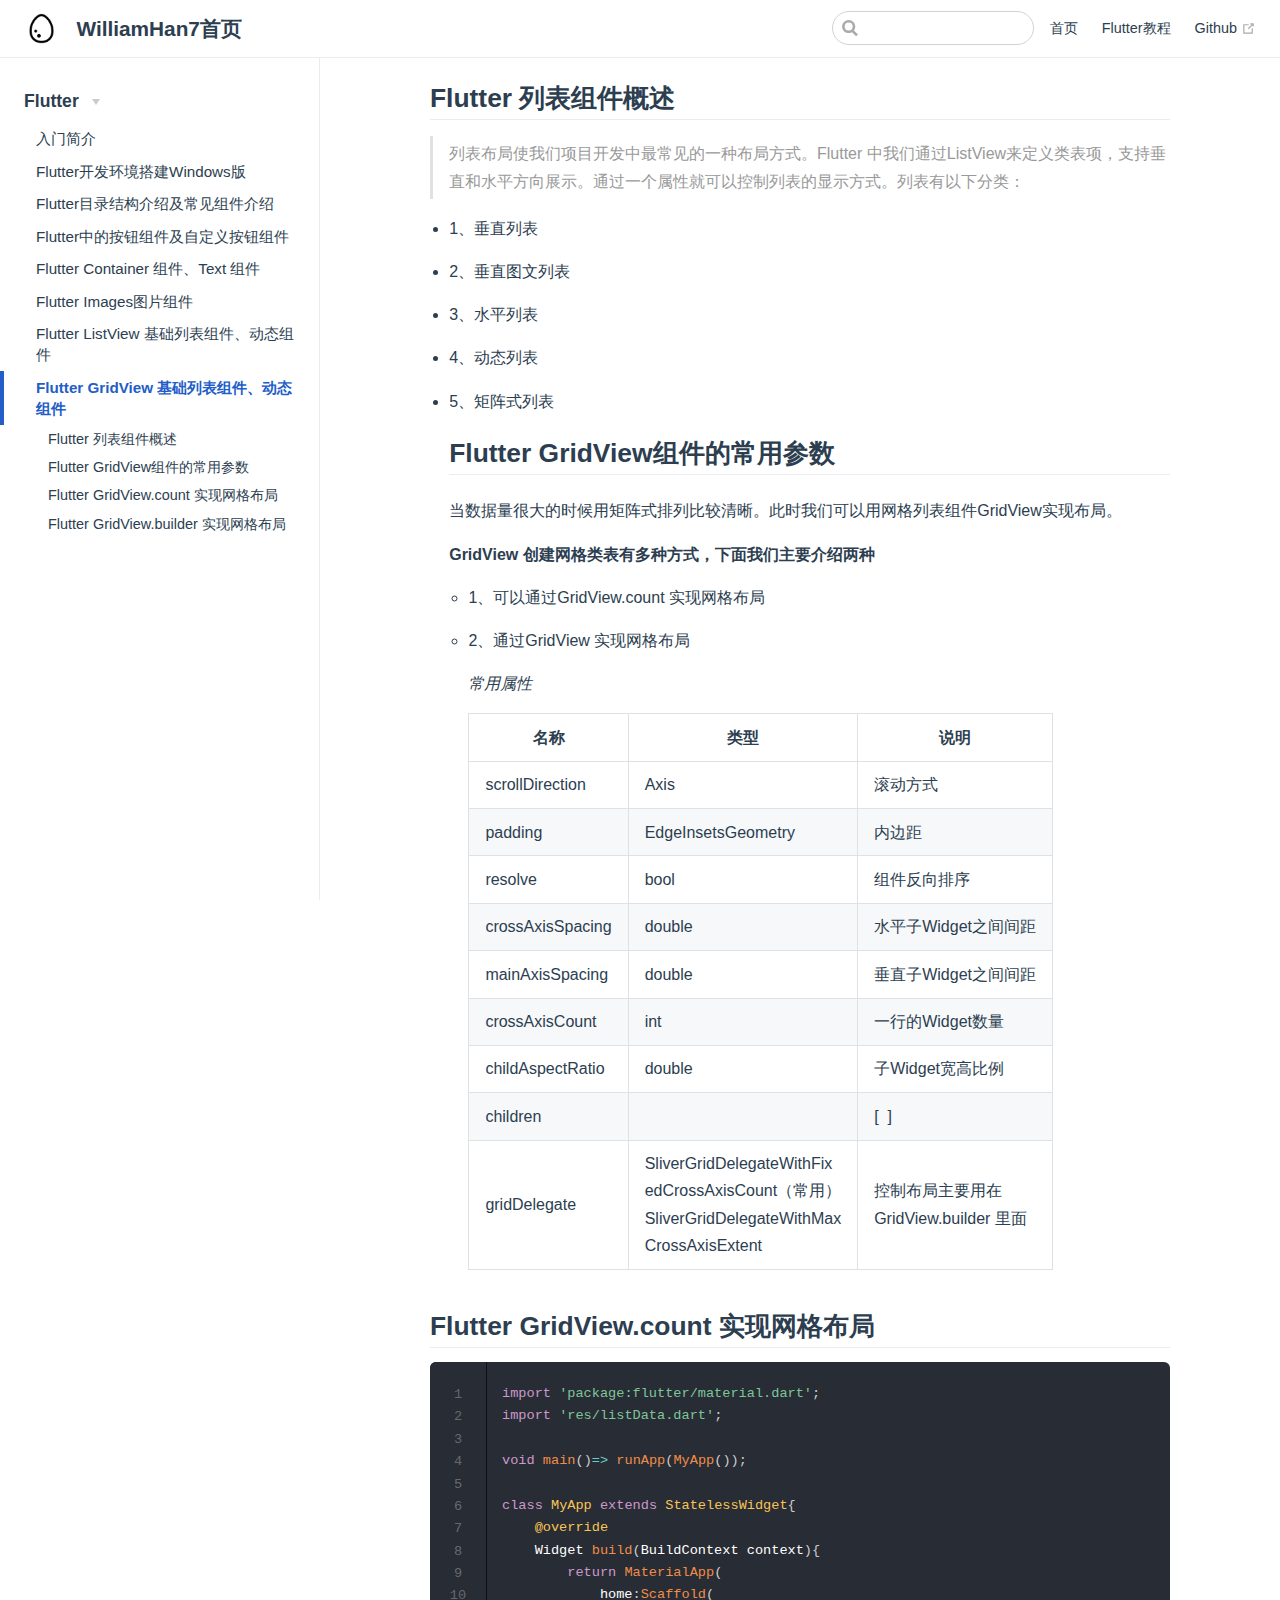
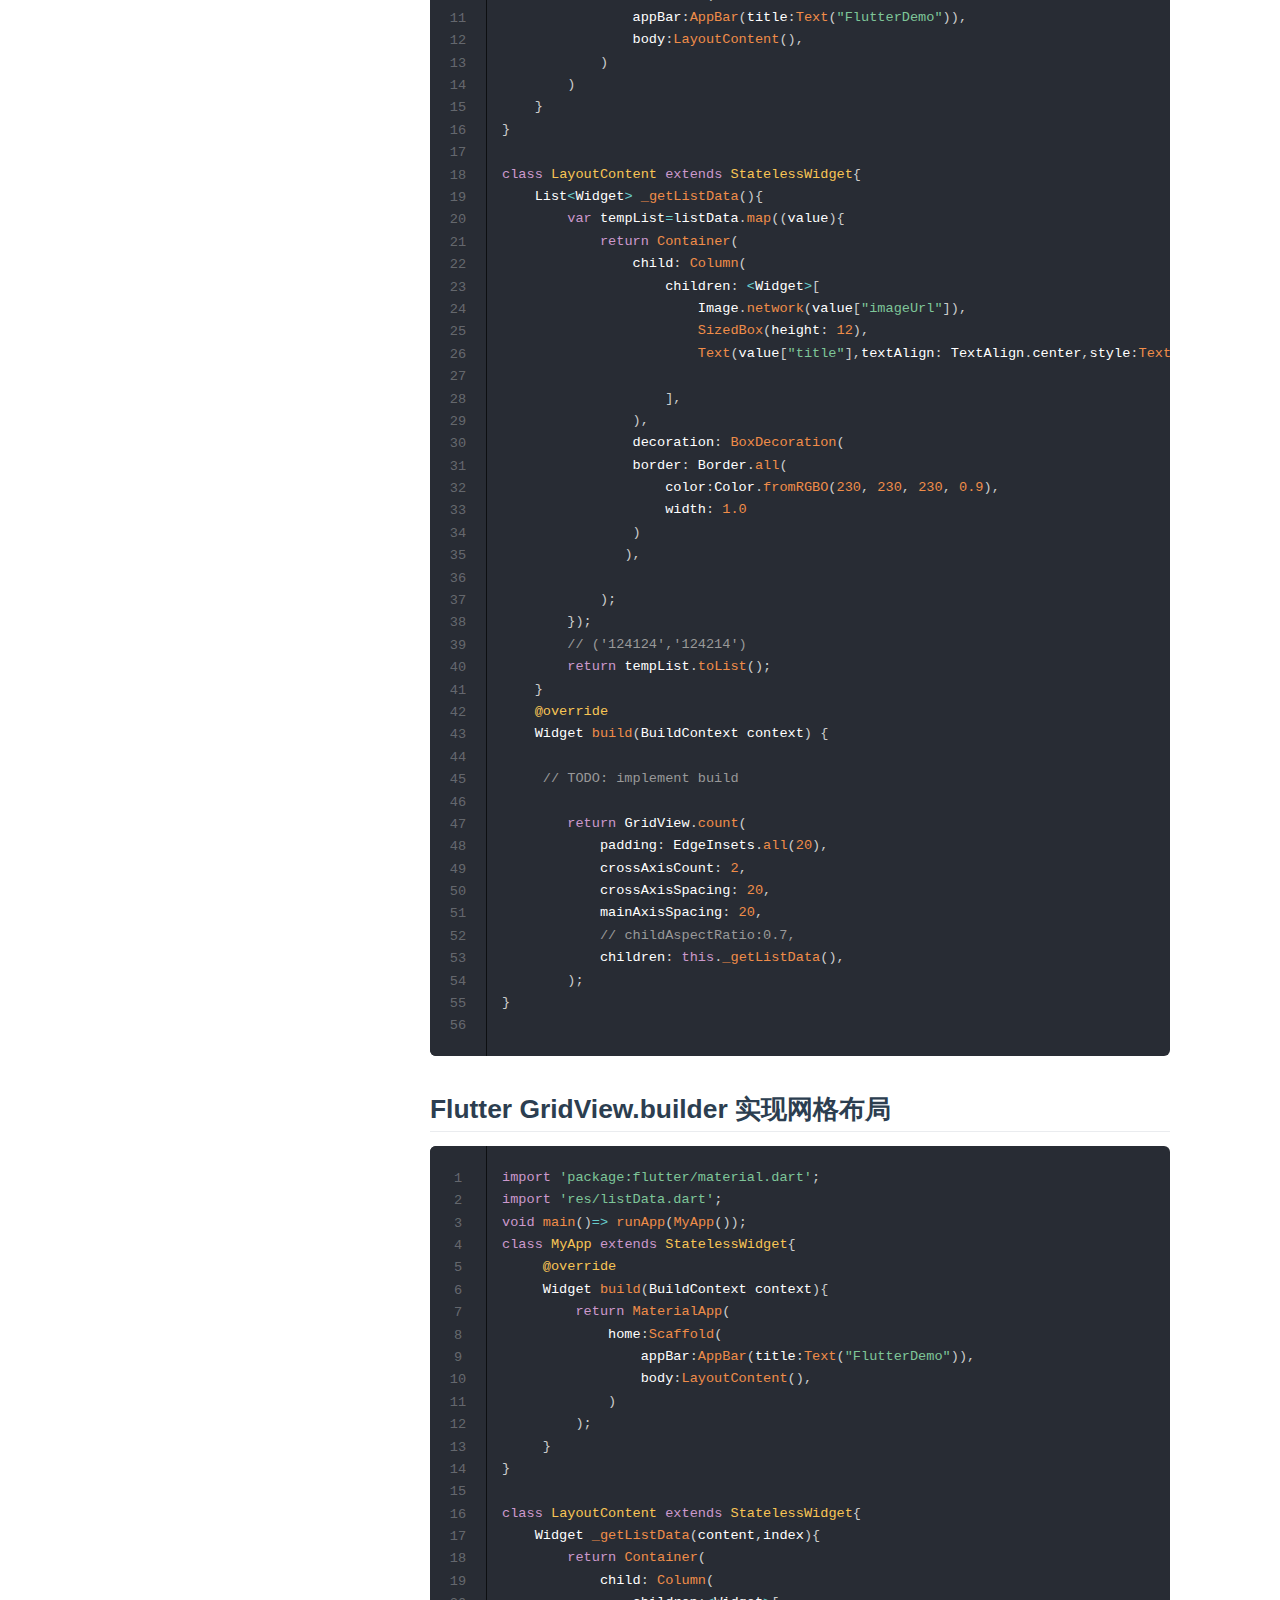
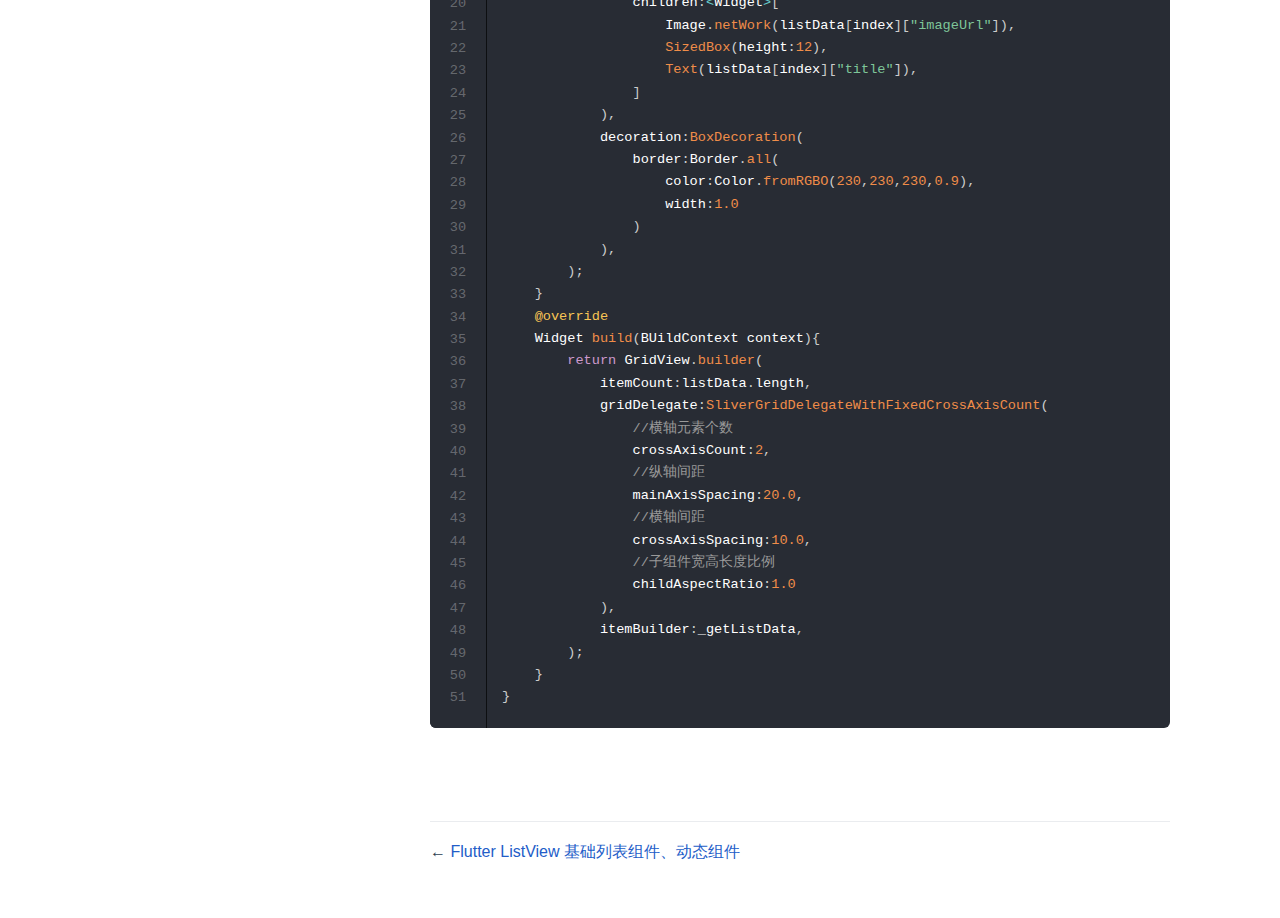
<file: pages/folder1/test8.html>
<!DOCTYPE html>
<html lang="en-US">
  <head>
    <meta charset="utf-8">
    <meta name="viewport" content="width=device-width,initial-scale=1">
    <title>Flutter 列表组件概述 | WilliamHan7首页</title>
    <meta name="description" content="WilliamHan7的Flutter记录">
    <link rel="icon" href="/egg.png">
    
    <link rel="preload" href="/assets/css/0.styles.171360c9.css" as="style"><link rel="preload" href="/assets/js/app.931699e2.js" as="script"><link rel="preload" href="/assets/js/2.980b837c.js" as="script"><link rel="preload" href="/assets/js/15.36dd618d.js" as="script"><link rel="prefetch" href="/assets/js/10.49ba6655.js"><link rel="prefetch" href="/assets/js/11.e9c98572.js"><link rel="prefetch" href="/assets/js/12.bc188df4.js"><link rel="prefetch" href="/assets/js/13.bb6c3a8d.js"><link rel="prefetch" href="/assets/js/14.53017690.js"><link rel="prefetch" href="/assets/js/16.53d33aea.js"><link rel="prefetch" href="/assets/js/17.c0ec6ac5.js"><link rel="prefetch" href="/assets/js/18.4a26d176.js"><link rel="prefetch" href="/assets/js/3.fe3e3fe1.js"><link rel="prefetch" href="/assets/js/4.03627411.js"><link rel="prefetch" href="/assets/js/5.dc84751a.js"><link rel="prefetch" href="/assets/js/6.3849b893.js"><link rel="prefetch" href="/assets/js/7.a4e8856f.js"><link rel="prefetch" href="/assets/js/8.0c9c93d3.js"><link rel="prefetch" href="/assets/js/9.629fba31.js">
    <link rel="stylesheet" href="/assets/css/0.styles.171360c9.css">
  </head>
  <body>
    <div id="app" data-server-rendered="true"><div class="theme-container"><header class="navbar"><div class="sidebar-button"><svg xmlns="http://www.w3.org/2000/svg" aria-hidden="true" role="img" viewBox="0 0 448 512" class="icon"><path fill="currentColor" d="M436 124H12c-6.627 0-12-5.373-12-12V80c0-6.627 5.373-12 12-12h424c6.627 0 12 5.373 12 12v32c0 6.627-5.373 12-12 12zm0 160H12c-6.627 0-12-5.373-12-12v-32c0-6.627 5.373-12 12-12h424c6.627 0 12 5.373 12 12v32c0 6.627-5.373 12-12 12zm0 160H12c-6.627 0-12-5.373-12-12v-32c0-6.627 5.373-12 12-12h424c6.627 0 12 5.373 12 12v32c0 6.627-5.373 12-12 12z"></path></svg></div> <a href="/" class="home-link router-link-active"><img src="/egg.png" alt="WilliamHan7首页" class="logo"> <span class="site-name can-hide">WilliamHan7首页</span></a> <div class="links"><div class="search-box"><input aria-label="Search" autocomplete="off" spellcheck="false" value=""> <!----></div> <nav class="nav-links can-hide"><div class="nav-item"><a href="/" class="nav-link">首页</a></div><div class="nav-item"><a href="/pages/folder1/test1.html" class="nav-link">Flutter教程</a></div><div class="nav-item"><a href="https://github.com/WilliamHan7" target="_blank" rel="noopener noreferrer" class="nav-link external">
  Github
  <svg xmlns="http://www.w3.org/2000/svg" aria-hidden="true" x="0px" y="0px" viewBox="0 0 100 100" width="15" height="15" class="icon outbound"><path fill="currentColor" d="M18.8,85.1h56l0,0c2.2,0,4-1.8,4-4v-32h-8v28h-48v-48h28v-8h-32l0,0c-2.2,0-4,1.8-4,4v56C14.8,83.3,16.6,85.1,18.8,85.1z"></path> <polygon fill="currentColor" points="45.7,48.7 51.3,54.3 77.2,28.5 77.2,37.2 85.2,37.2 85.2,14.9 62.8,14.9 62.8,22.9 71.5,22.9"></polygon></svg></a></div> <!----></nav></div></header> <div class="sidebar-mask"></div> <aside class="sidebar"><nav class="nav-links"><div class="nav-item"><a href="/" class="nav-link">首页</a></div><div class="nav-item"><a href="/pages/folder1/test1.html" class="nav-link">Flutter教程</a></div><div class="nav-item"><a href="https://github.com/WilliamHan7" target="_blank" rel="noopener noreferrer" class="nav-link external">
  Github
  <svg xmlns="http://www.w3.org/2000/svg" aria-hidden="true" x="0px" y="0px" viewBox="0 0 100 100" width="15" height="15" class="icon outbound"><path fill="currentColor" d="M18.8,85.1h56l0,0c2.2,0,4-1.8,4-4v-32h-8v28h-48v-48h28v-8h-32l0,0c-2.2,0-4,1.8-4,4v56C14.8,83.3,16.6,85.1,18.8,85.1z"></path> <polygon fill="currentColor" points="45.7,48.7 51.3,54.3 77.2,28.5 77.2,37.2 85.2,37.2 85.2,14.9 62.8,14.9 62.8,22.9 71.5,22.9"></polygon></svg></a></div> <!----></nav>  <ul class="sidebar-links"><li><section class="sidebar-group collapsable depth-0"><p class="sidebar-heading open"><span>Flutter</span> <span class="arrow down"></span></p> <ul class="sidebar-links sidebar-group-items"><li><a href="/pages/folder1/test1.html" class="sidebar-link">入门简介</a></li><li><a href="/pages/folder1/test2.html" class="sidebar-link">Flutter开发环境搭建Windows版</a></li><li><a href="/pages/folder1/test3.html" class="sidebar-link">Flutter目录结构介绍及常见组件介绍</a></li><li><a href="/pages/folder1/test4.html" class="sidebar-link">Flutter中的按钮组件及自定义按钮组件</a></li><li><a href="/pages/folder1/test5.html" class="sidebar-link">Flutter Container 组件、Text 组件</a></li><li><a href="/pages/folder1/test6.html" class="sidebar-link">Flutter Images图片组件</a></li><li><a href="/pages/folder1/test7.html" class="sidebar-link">Flutter ListView 基础列表组件、动态组件</a></li><li><a href="/pages/folder1/test8.html" class="active sidebar-link">Flutter GridView 基础列表组件、动态组件</a><ul class="sidebar-sub-headers"><li class="sidebar-sub-header"><a href="/pages/folder1/test8.html#flutter-列表组件概述" class="sidebar-link">Flutter 列表组件概述</a></li><li class="sidebar-sub-header"><a href="/pages/folder1/test8.html#flutter-gridview组件的常用参数" class="sidebar-link">Flutter GridView组件的常用参数</a></li><li class="sidebar-sub-header"><a href="/pages/folder1/test8.html#flutter-gridview-count-实现网格布局" class="sidebar-link">Flutter GridView.count 实现网格布局</a></li><li class="sidebar-sub-header"><a href="/pages/folder1/test8.html#flutter-gridview-builder-实现网格布局" class="sidebar-link">Flutter GridView.builder 实现网格布局</a></li></ul></li></ul></section></li></ul> </aside> <main class="page"> <div class="theme-default-content content__default"><h2 id="flutter-列表组件概述"><a href="#flutter-列表组件概述" class="header-anchor">#</a> Flutter 列表组件概述</h2> <blockquote><p>列表布局使我们项目开发中最常见的一种布局方式。Flutter 中我们通过ListView来定义类表项，支持垂直和水平方向展示。通过一个属性就可以控制列表的显示方式。列表有以下分类：</p></blockquote> <ul><li><p>1、垂直列表</p></li> <li><p>2、垂直图文列表</p></li> <li><p>3、水平列表</p></li> <li><p>4、动态列表</p></li> <li><p>5、矩阵式列表</p> <h2 id="flutter-gridview组件的常用参数"><a href="#flutter-gridview组件的常用参数" class="header-anchor">#</a> Flutter GridView组件的常用参数</h2> <p>当数据量很大的时候用矩阵式排列比较清晰。此时我们可以用网格列表组件GridView实现布局。</p> <p><strong>GridView 创建网格类表有多种方式，下面我们主要介绍两种</strong></p> <ul><li><p>1、可以通过GridView.count 实现网格布局</p></li> <li><p>2、通过GridView 实现网格布局</p> <p><em>常用属性</em></p> <table><thead><tr><th>名称</th> <th>类型</th> <th>说明</th></tr></thead> <tbody><tr><td>scrollDirection</td> <td>Axis</td> <td>滚动方式</td></tr> <tr><td>padding</td> <td>EdgeInsetsGeometry</td> <td>内边距</td></tr> <tr><td>resolve</td> <td>bool</td> <td>组件反向排序</td></tr> <tr><td>crossAxisSpacing</td> <td>double</td> <td>水平子Widget之间间距</td></tr> <tr><td>mainAxisSpacing</td> <td>double</td> <td>垂直子Widget之间间距</td></tr> <tr><td>crossAxisCount</td> <td>int</td> <td>一行的Widget数量</td></tr> <tr><td>childAspectRatio</td> <td>double</td> <td>子Widget宽高比例</td></tr> <tr><td>children</td> <td></td> <td><Widget>[  ]</Widget></td></tr> <tr><td>gridDelegate</td> <td>SliverGridDelegateWithFix<br>edCrossAxisCount（常用）<br>SliverGridDelegateWithMax<br>CrossAxisExtent</td> <td>控制布局主要用在<br>GridView.builder 里面</td></tr></tbody></table></li></ul></li></ul> <h2 id="flutter-gridview-count-实现网格布局"><a href="#flutter-gridview-count-实现网格布局" class="header-anchor">#</a> Flutter GridView.count 实现网格布局</h2> <div class="language-dart line-numbers-mode"><pre class="language-dart"><code><span class="token keyword">import</span> <span class="token string">'package:flutter/material.dart'</span><span class="token punctuation">;</span>
<span class="token keyword">import</span> <span class="token string">'res/listData.dart'</span><span class="token punctuation">;</span>

<span class="token keyword">void</span> <span class="token function">main</span><span class="token punctuation">(</span><span class="token punctuation">)</span><span class="token operator">=</span><span class="token operator">&gt;</span> <span class="token function">runApp</span><span class="token punctuation">(</span><span class="token function">MyApp</span><span class="token punctuation">(</span><span class="token punctuation">)</span><span class="token punctuation">)</span><span class="token punctuation">;</span>

<span class="token keyword">class</span> <span class="token class-name">MyApp</span> <span class="token keyword">extends</span> <span class="token class-name">StatelessWidget</span><span class="token punctuation">{</span>
    <span class="token metadata symbol">@override</span>
    Widget <span class="token function">build</span><span class="token punctuation">(</span>BuildContext context<span class="token punctuation">)</span><span class="token punctuation">{</span>
        <span class="token keyword">return</span> <span class="token function">MaterialApp</span><span class="token punctuation">(</span>
            home<span class="token punctuation">:</span><span class="token function">Scaffold</span><span class="token punctuation">(</span>
                appBar<span class="token punctuation">:</span><span class="token function">AppBar</span><span class="token punctuation">(</span>title<span class="token punctuation">:</span><span class="token function">Text</span><span class="token punctuation">(</span><span class="token string">&quot;FlutterDemo&quot;</span><span class="token punctuation">)</span><span class="token punctuation">)</span><span class="token punctuation">,</span>
                body<span class="token punctuation">:</span><span class="token function">LayoutContent</span><span class="token punctuation">(</span><span class="token punctuation">)</span><span class="token punctuation">,</span>
            <span class="token punctuation">)</span>
        <span class="token punctuation">)</span>
    <span class="token punctuation">}</span>
<span class="token punctuation">}</span>

<span class="token keyword">class</span> <span class="token class-name">LayoutContent</span> <span class="token keyword">extends</span> <span class="token class-name">StatelessWidget</span><span class="token punctuation">{</span>
    List<span class="token operator">&lt;</span>Widget<span class="token operator">&gt;</span> <span class="token function">_getListData</span><span class="token punctuation">(</span><span class="token punctuation">)</span><span class="token punctuation">{</span>
        <span class="token keyword">var</span> tempList<span class="token operator">=</span>listData<span class="token punctuation">.</span><span class="token function">map</span><span class="token punctuation">(</span><span class="token punctuation">(</span>value<span class="token punctuation">)</span><span class="token punctuation">{</span>
            <span class="token keyword">return</span> <span class="token function">Container</span><span class="token punctuation">(</span>
                child<span class="token punctuation">:</span> <span class="token function">Column</span><span class="token punctuation">(</span>
                    children<span class="token punctuation">:</span> <span class="token operator">&lt;</span>Widget<span class="token operator">&gt;</span><span class="token punctuation">[</span>
                        Image<span class="token punctuation">.</span><span class="token function">network</span><span class="token punctuation">(</span>value<span class="token punctuation">[</span><span class="token string">&quot;imageUrl&quot;</span><span class="token punctuation">]</span><span class="token punctuation">)</span><span class="token punctuation">,</span>
                        <span class="token function">SizedBox</span><span class="token punctuation">(</span>height<span class="token punctuation">:</span> <span class="token number">12</span><span class="token punctuation">)</span><span class="token punctuation">,</span>
                        <span class="token function">Text</span><span class="token punctuation">(</span>value<span class="token punctuation">[</span><span class="token string">&quot;title&quot;</span><span class="token punctuation">]</span><span class="token punctuation">,</span>textAlign<span class="token punctuation">:</span> TextAlign<span class="token punctuation">.</span>center<span class="token punctuation">,</span>style<span class="token punctuation">:</span><span class="token function">TextStyle</span><span class="token punctuation">(</span>fontSize<span class="token punctuation">:</span> <span class="token number">20</span><span class="token punctuation">)</span><span class="token punctuation">)</span><span class="token punctuation">,</span>

                    <span class="token punctuation">]</span><span class="token punctuation">,</span>
                <span class="token punctuation">)</span><span class="token punctuation">,</span>
                decoration<span class="token punctuation">:</span> <span class="token function">BoxDecoration</span><span class="token punctuation">(</span>
                border<span class="token punctuation">:</span> Border<span class="token punctuation">.</span><span class="token function">all</span><span class="token punctuation">(</span>
                    color<span class="token punctuation">:</span>Color<span class="token punctuation">.</span><span class="token function">fromRGBO</span><span class="token punctuation">(</span><span class="token number">230</span><span class="token punctuation">,</span> <span class="token number">230</span><span class="token punctuation">,</span> <span class="token number">230</span><span class="token punctuation">,</span> <span class="token number">0.9</span><span class="token punctuation">)</span><span class="token punctuation">,</span>
                    width<span class="token punctuation">:</span> <span class="token number">1.0</span>
                <span class="token punctuation">)</span>
               <span class="token punctuation">)</span><span class="token punctuation">,</span>

            <span class="token punctuation">)</span><span class="token punctuation">;</span>
        <span class="token punctuation">}</span><span class="token punctuation">)</span><span class="token punctuation">;</span>
        <span class="token comment">// ('124124','124214')</span>
        <span class="token keyword">return</span> tempList<span class="token punctuation">.</span><span class="token function">toList</span><span class="token punctuation">(</span><span class="token punctuation">)</span><span class="token punctuation">;</span>
    <span class="token punctuation">}</span>
    <span class="token metadata symbol">@override</span>
    Widget <span class="token function">build</span><span class="token punctuation">(</span>BuildContext context<span class="token punctuation">)</span> <span class="token punctuation">{</span>

     <span class="token comment">// TODO: implement build</span>

        <span class="token keyword">return</span> GridView<span class="token punctuation">.</span><span class="token function">count</span><span class="token punctuation">(</span>
            padding<span class="token punctuation">:</span> EdgeInsets<span class="token punctuation">.</span><span class="token function">all</span><span class="token punctuation">(</span><span class="token number">20</span><span class="token punctuation">)</span><span class="token punctuation">,</span>
            crossAxisCount<span class="token punctuation">:</span> <span class="token number">2</span><span class="token punctuation">,</span>
            crossAxisSpacing<span class="token punctuation">:</span> <span class="token number">20</span><span class="token punctuation">,</span>
            mainAxisSpacing<span class="token punctuation">:</span> <span class="token number">20</span><span class="token punctuation">,</span>
            <span class="token comment">// childAspectRatio:0.7,</span>
            children<span class="token punctuation">:</span> <span class="token keyword">this</span><span class="token punctuation">.</span><span class="token function">_getListData</span><span class="token punctuation">(</span><span class="token punctuation">)</span><span class="token punctuation">,</span>
        <span class="token punctuation">)</span><span class="token punctuation">;</span>
<span class="token punctuation">}</span>

</code></pre> <div class="line-numbers-wrapper"><span class="line-number">1</span><br><span class="line-number">2</span><br><span class="line-number">3</span><br><span class="line-number">4</span><br><span class="line-number">5</span><br><span class="line-number">6</span><br><span class="line-number">7</span><br><span class="line-number">8</span><br><span class="line-number">9</span><br><span class="line-number">10</span><br><span class="line-number">11</span><br><span class="line-number">12</span><br><span class="line-number">13</span><br><span class="line-number">14</span><br><span class="line-number">15</span><br><span class="line-number">16</span><br><span class="line-number">17</span><br><span class="line-number">18</span><br><span class="line-number">19</span><br><span class="line-number">20</span><br><span class="line-number">21</span><br><span class="line-number">22</span><br><span class="line-number">23</span><br><span class="line-number">24</span><br><span class="line-number">25</span><br><span class="line-number">26</span><br><span class="line-number">27</span><br><span class="line-number">28</span><br><span class="line-number">29</span><br><span class="line-number">30</span><br><span class="line-number">31</span><br><span class="line-number">32</span><br><span class="line-number">33</span><br><span class="line-number">34</span><br><span class="line-number">35</span><br><span class="line-number">36</span><br><span class="line-number">37</span><br><span class="line-number">38</span><br><span class="line-number">39</span><br><span class="line-number">40</span><br><span class="line-number">41</span><br><span class="line-number">42</span><br><span class="line-number">43</span><br><span class="line-number">44</span><br><span class="line-number">45</span><br><span class="line-number">46</span><br><span class="line-number">47</span><br><span class="line-number">48</span><br><span class="line-number">49</span><br><span class="line-number">50</span><br><span class="line-number">51</span><br><span class="line-number">52</span><br><span class="line-number">53</span><br><span class="line-number">54</span><br><span class="line-number">55</span><br><span class="line-number">56</span><br></div></div><h2 id="flutter-gridview-builder-实现网格布局"><a href="#flutter-gridview-builder-实现网格布局" class="header-anchor">#</a> Flutter GridView.builder 实现网格布局</h2> <div class="language-dart line-numbers-mode"><pre class="language-dart"><code><span class="token keyword">import</span> <span class="token string">'package:flutter/material.dart'</span><span class="token punctuation">;</span>
<span class="token keyword">import</span> <span class="token string">'res/listData.dart'</span><span class="token punctuation">;</span>
<span class="token keyword">void</span> <span class="token function">main</span><span class="token punctuation">(</span><span class="token punctuation">)</span><span class="token operator">=</span><span class="token operator">&gt;</span> <span class="token function">runApp</span><span class="token punctuation">(</span><span class="token function">MyApp</span><span class="token punctuation">(</span><span class="token punctuation">)</span><span class="token punctuation">)</span><span class="token punctuation">;</span>
<span class="token keyword">class</span> <span class="token class-name">MyApp</span> <span class="token keyword">extends</span> <span class="token class-name">StatelessWidget</span><span class="token punctuation">{</span>
     <span class="token metadata symbol">@override</span>
     Widget <span class="token function">build</span><span class="token punctuation">(</span>BuildContext context<span class="token punctuation">)</span><span class="token punctuation">{</span>
         <span class="token keyword">return</span> <span class="token function">MaterialApp</span><span class="token punctuation">(</span>
             home<span class="token punctuation">:</span><span class="token function">Scaffold</span><span class="token punctuation">(</span>
                 appBar<span class="token punctuation">:</span><span class="token function">AppBar</span><span class="token punctuation">(</span>title<span class="token punctuation">:</span><span class="token function">Text</span><span class="token punctuation">(</span><span class="token string">&quot;FlutterDemo&quot;</span><span class="token punctuation">)</span><span class="token punctuation">)</span><span class="token punctuation">,</span>
                 body<span class="token punctuation">:</span><span class="token function">LayoutContent</span><span class="token punctuation">(</span><span class="token punctuation">)</span><span class="token punctuation">,</span>
             <span class="token punctuation">)</span>
         <span class="token punctuation">)</span><span class="token punctuation">;</span>
     <span class="token punctuation">}</span>
<span class="token punctuation">}</span>

<span class="token keyword">class</span> <span class="token class-name">LayoutContent</span> <span class="token keyword">extends</span> <span class="token class-name">StatelessWidget</span><span class="token punctuation">{</span>
    Widget <span class="token function">_getListData</span><span class="token punctuation">(</span>content<span class="token punctuation">,</span>index<span class="token punctuation">)</span><span class="token punctuation">{</span>
        <span class="token keyword">return</span> <span class="token function">Container</span><span class="token punctuation">(</span>
            child<span class="token punctuation">:</span> <span class="token function">Column</span><span class="token punctuation">(</span>
                children<span class="token punctuation">:</span><span class="token operator">&lt;</span>Widget<span class="token operator">&gt;</span><span class="token punctuation">[</span>
                    Image<span class="token punctuation">.</span><span class="token function">netWork</span><span class="token punctuation">(</span>listData<span class="token punctuation">[</span>index<span class="token punctuation">]</span><span class="token punctuation">[</span><span class="token string">&quot;imageUrl&quot;</span><span class="token punctuation">]</span><span class="token punctuation">)</span><span class="token punctuation">,</span>
                    <span class="token function">SizedBox</span><span class="token punctuation">(</span>height<span class="token punctuation">:</span><span class="token number">12</span><span class="token punctuation">)</span><span class="token punctuation">,</span>
                    <span class="token function">Text</span><span class="token punctuation">(</span>listData<span class="token punctuation">[</span>index<span class="token punctuation">]</span><span class="token punctuation">[</span><span class="token string">&quot;title&quot;</span><span class="token punctuation">]</span><span class="token punctuation">)</span><span class="token punctuation">,</span>
                <span class="token punctuation">]</span>
            <span class="token punctuation">)</span><span class="token punctuation">,</span>
            decoration<span class="token punctuation">:</span><span class="token function">BoxDecoration</span><span class="token punctuation">(</span>
                border<span class="token punctuation">:</span>Border<span class="token punctuation">.</span><span class="token function">all</span><span class="token punctuation">(</span>
                    color<span class="token punctuation">:</span>Color<span class="token punctuation">.</span><span class="token function">fromRGBO</span><span class="token punctuation">(</span><span class="token number">230</span><span class="token punctuation">,</span><span class="token number">230</span><span class="token punctuation">,</span><span class="token number">230</span><span class="token punctuation">,</span><span class="token number">0.9</span><span class="token punctuation">)</span><span class="token punctuation">,</span>
                    width<span class="token punctuation">:</span><span class="token number">1.0</span>
                <span class="token punctuation">)</span>
            <span class="token punctuation">)</span><span class="token punctuation">,</span>
        <span class="token punctuation">)</span><span class="token punctuation">;</span>
    <span class="token punctuation">}</span>
    <span class="token metadata symbol">@override</span>
    Widget <span class="token function">build</span><span class="token punctuation">(</span>BUildContext context<span class="token punctuation">)</span><span class="token punctuation">{</span>
        <span class="token keyword">return</span> GridView<span class="token punctuation">.</span><span class="token function">builder</span><span class="token punctuation">(</span>
            itemCount<span class="token punctuation">:</span>listData<span class="token punctuation">.</span>length<span class="token punctuation">,</span>
            gridDelegate<span class="token punctuation">:</span><span class="token function">SliverGridDelegateWithFixedCrossAxisCount</span><span class="token punctuation">(</span>
                <span class="token comment">//横轴元素个数</span>
                crossAxisCount<span class="token punctuation">:</span><span class="token number">2</span><span class="token punctuation">,</span>
                <span class="token comment">//纵轴间距</span>
                mainAxisSpacing<span class="token punctuation">:</span><span class="token number">20.0</span><span class="token punctuation">,</span>
                <span class="token comment">//横轴间距</span>
                crossAxisSpacing<span class="token punctuation">:</span><span class="token number">10.0</span><span class="token punctuation">,</span>
                <span class="token comment">//子组件宽高长度比例</span>
                childAspectRatio<span class="token punctuation">:</span><span class="token number">1.0</span>
            <span class="token punctuation">)</span><span class="token punctuation">,</span>
            itemBuilder<span class="token punctuation">:</span>_getListData<span class="token punctuation">,</span>
        <span class="token punctuation">)</span><span class="token punctuation">;</span>
    <span class="token punctuation">}</span>
<span class="token punctuation">}</span>
</code></pre> <div class="line-numbers-wrapper"><span class="line-number">1</span><br><span class="line-number">2</span><br><span class="line-number">3</span><br><span class="line-number">4</span><br><span class="line-number">5</span><br><span class="line-number">6</span><br><span class="line-number">7</span><br><span class="line-number">8</span><br><span class="line-number">9</span><br><span class="line-number">10</span><br><span class="line-number">11</span><br><span class="line-number">12</span><br><span class="line-number">13</span><br><span class="line-number">14</span><br><span class="line-number">15</span><br><span class="line-number">16</span><br><span class="line-number">17</span><br><span class="line-number">18</span><br><span class="line-number">19</span><br><span class="line-number">20</span><br><span class="line-number">21</span><br><span class="line-number">22</span><br><span class="line-number">23</span><br><span class="line-number">24</span><br><span class="line-number">25</span><br><span class="line-number">26</span><br><span class="line-number">27</span><br><span class="line-number">28</span><br><span class="line-number">29</span><br><span class="line-number">30</span><br><span class="line-number">31</span><br><span class="line-number">32</span><br><span class="line-number">33</span><br><span class="line-number">34</span><br><span class="line-number">35</span><br><span class="line-number">36</span><br><span class="line-number">37</span><br><span class="line-number">38</span><br><span class="line-number">39</span><br><span class="line-number">40</span><br><span class="line-number">41</span><br><span class="line-number">42</span><br><span class="line-number">43</span><br><span class="line-number">44</span><br><span class="line-number">45</span><br><span class="line-number">46</span><br><span class="line-number">47</span><br><span class="line-number">48</span><br><span class="line-number">49</span><br><span class="line-number">50</span><br><span class="line-number">51</span><br></div></div></div> <footer class="page-edit"><!----> <!----></footer> <div class="page-nav"><p class="inner"><span class="prev">
      ←
      <a href="/pages/folder1/test7.html" class="prev">Flutter ListView 基础列表组件、动态组件</a></span> <!----></p></div> </main></div><div class="global-ui"></div></div>
    <script src="/assets/js/app.931699e2.js" defer></script><script src="/assets/js/2.980b837c.js" defer></script><script src="/assets/js/15.36dd618d.js" defer></script>
  </body>
</html>
</file>
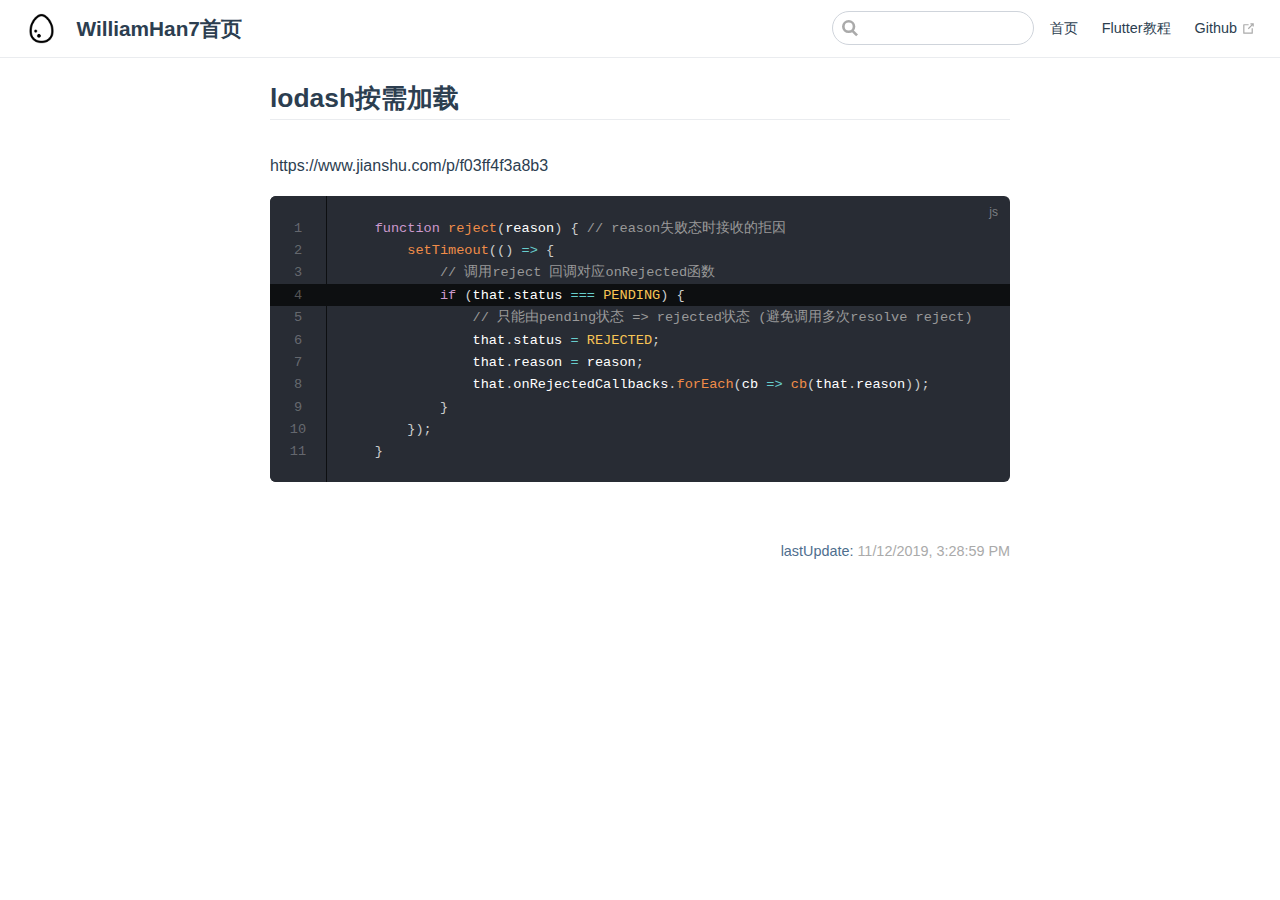
<file: pages/folder2/test4.html>
<!DOCTYPE html>
<html lang="en-US">
  <head>
    <meta charset="utf-8">
    <meta name="viewport" content="width=device-width,initial-scale=1">
    <title>lodash按需加载 | WilliamHan7首页</title>
    <meta name="description" content="WilliamHan7的Flutter记录">
    <link rel="icon" href="/egg.png">
    
    <link rel="preload" href="/assets/css/0.styles.171360c9.css" as="style"><link rel="preload" href="/assets/js/app.931699e2.js" as="script"><link rel="preload" href="/assets/js/2.980b837c.js" as="script"><link rel="preload" href="/assets/js/16.53d33aea.js" as="script"><link rel="prefetch" href="/assets/js/10.49ba6655.js"><link rel="prefetch" href="/assets/js/11.e9c98572.js"><link rel="prefetch" href="/assets/js/12.bc188df4.js"><link rel="prefetch" href="/assets/js/13.bb6c3a8d.js"><link rel="prefetch" href="/assets/js/14.53017690.js"><link rel="prefetch" href="/assets/js/15.36dd618d.js"><link rel="prefetch" href="/assets/js/17.c0ec6ac5.js"><link rel="prefetch" href="/assets/js/18.4a26d176.js"><link rel="prefetch" href="/assets/js/3.fe3e3fe1.js"><link rel="prefetch" href="/assets/js/4.03627411.js"><link rel="prefetch" href="/assets/js/5.dc84751a.js"><link rel="prefetch" href="/assets/js/6.3849b893.js"><link rel="prefetch" href="/assets/js/7.a4e8856f.js"><link rel="prefetch" href="/assets/js/8.0c9c93d3.js"><link rel="prefetch" href="/assets/js/9.629fba31.js">
    <link rel="stylesheet" href="/assets/css/0.styles.171360c9.css">
  </head>
  <body>
    <div id="app" data-server-rendered="true"><div class="theme-container no-sidebar"><header class="navbar"><div class="sidebar-button"><svg xmlns="http://www.w3.org/2000/svg" aria-hidden="true" role="img" viewBox="0 0 448 512" class="icon"><path fill="currentColor" d="M436 124H12c-6.627 0-12-5.373-12-12V80c0-6.627 5.373-12 12-12h424c6.627 0 12 5.373 12 12v32c0 6.627-5.373 12-12 12zm0 160H12c-6.627 0-12-5.373-12-12v-32c0-6.627 5.373-12 12-12h424c6.627 0 12 5.373 12 12v32c0 6.627-5.373 12-12 12zm0 160H12c-6.627 0-12-5.373-12-12v-32c0-6.627 5.373-12 12-12h424c6.627 0 12 5.373 12 12v32c0 6.627-5.373 12-12 12z"></path></svg></div> <a href="/" class="home-link router-link-active"><img src="/egg.png" alt="WilliamHan7首页" class="logo"> <span class="site-name can-hide">WilliamHan7首页</span></a> <div class="links"><div class="search-box"><input aria-label="Search" autocomplete="off" spellcheck="false" value=""> <!----></div> <nav class="nav-links can-hide"><div class="nav-item"><a href="/" class="nav-link">首页</a></div><div class="nav-item"><a href="/pages/folder1/test1.html" class="nav-link">Flutter教程</a></div><div class="nav-item"><a href="https://github.com/WilliamHan7" target="_blank" rel="noopener noreferrer" class="nav-link external">
  Github
  <svg xmlns="http://www.w3.org/2000/svg" aria-hidden="true" x="0px" y="0px" viewBox="0 0 100 100" width="15" height="15" class="icon outbound"><path fill="currentColor" d="M18.8,85.1h56l0,0c2.2,0,4-1.8,4-4v-32h-8v28h-48v-48h28v-8h-32l0,0c-2.2,0-4,1.8-4,4v56C14.8,83.3,16.6,85.1,18.8,85.1z"></path> <polygon fill="currentColor" points="45.7,48.7 51.3,54.3 77.2,28.5 77.2,37.2 85.2,37.2 85.2,14.9 62.8,14.9 62.8,22.9 71.5,22.9"></polygon></svg></a></div> <!----></nav></div></header> <div class="sidebar-mask"></div> <aside class="sidebar"><nav class="nav-links"><div class="nav-item"><a href="/" class="nav-link">首页</a></div><div class="nav-item"><a href="/pages/folder1/test1.html" class="nav-link">Flutter教程</a></div><div class="nav-item"><a href="https://github.com/WilliamHan7" target="_blank" rel="noopener noreferrer" class="nav-link external">
  Github
  <svg xmlns="http://www.w3.org/2000/svg" aria-hidden="true" x="0px" y="0px" viewBox="0 0 100 100" width="15" height="15" class="icon outbound"><path fill="currentColor" d="M18.8,85.1h56l0,0c2.2,0,4-1.8,4-4v-32h-8v28h-48v-48h28v-8h-32l0,0c-2.2,0-4,1.8-4,4v56C14.8,83.3,16.6,85.1,18.8,85.1z"></path> <polygon fill="currentColor" points="45.7,48.7 51.3,54.3 77.2,28.5 77.2,37.2 85.2,37.2 85.2,14.9 62.8,14.9 62.8,22.9 71.5,22.9"></polygon></svg></a></div> <!----></nav>  <!----> </aside> <main class="page"> <div class="theme-default-content content__default"><h2 id="lodash按需加载"><a href="#lodash按需加载" class="header-anchor">#</a> lodash按需加载</h2> <p>https://www.jianshu.com/p/f03ff4f3a8b3</p> <div class="language-js line-numbers-mode"><div class="highlight-lines"><br><br><br><div class="highlighted"> </div><br><br><br><br><br><br><br><br></div><pre class="language-js"><code>    <span class="token keyword">function</span> <span class="token function">reject</span><span class="token punctuation">(</span><span class="token parameter">reason</span><span class="token punctuation">)</span> <span class="token punctuation">{</span> <span class="token comment">// reason失败态时接收的拒因</span>
        <span class="token function">setTimeout</span><span class="token punctuation">(</span><span class="token punctuation">(</span><span class="token punctuation">)</span> <span class="token operator">=&gt;</span> <span class="token punctuation">{</span>
            <span class="token comment">// 调用reject 回调对应onRejected函数</span>
            <span class="token keyword">if</span> <span class="token punctuation">(</span>that<span class="token punctuation">.</span>status <span class="token operator">===</span> <span class="token constant">PENDING</span><span class="token punctuation">)</span> <span class="token punctuation">{</span>
                <span class="token comment">// 只能由pending状态 =&gt; rejected状态 (避免调用多次resolve reject)</span>
                that<span class="token punctuation">.</span>status <span class="token operator">=</span> <span class="token constant">REJECTED</span><span class="token punctuation">;</span>
                that<span class="token punctuation">.</span>reason <span class="token operator">=</span> reason<span class="token punctuation">;</span>
                that<span class="token punctuation">.</span>onRejectedCallbacks<span class="token punctuation">.</span><span class="token function">forEach</span><span class="token punctuation">(</span><span class="token parameter">cb</span> <span class="token operator">=&gt;</span> <span class="token function">cb</span><span class="token punctuation">(</span>that<span class="token punctuation">.</span>reason<span class="token punctuation">)</span><span class="token punctuation">)</span><span class="token punctuation">;</span>
            <span class="token punctuation">}</span>
        <span class="token punctuation">}</span><span class="token punctuation">)</span><span class="token punctuation">;</span>
    <span class="token punctuation">}</span>
</code></pre><div class="line-numbers-wrapper"><span class="line-number">1</span><br><span class="line-number">2</span><br><span class="line-number">3</span><br><span class="line-number">4</span><br><span class="line-number">5</span><br><span class="line-number">6</span><br><span class="line-number">7</span><br><span class="line-number">8</span><br><span class="line-number">9</span><br><span class="line-number">10</span><br><span class="line-number">11</span><br></div></div></div> <footer class="page-edit"><!----> <div class="last-updated"><span class="prefix">lastUpdate:</span> <span class="time">11/12/2019, 3:28:59 PM</span></div></footer> <!----> </main></div><div class="global-ui"></div></div>
    <script src="/assets/js/app.931699e2.js" defer></script><script src="/assets/js/2.980b837c.js" defer></script><script src="/assets/js/16.53d33aea.js" defer></script>
  </body>
</html>
</file>
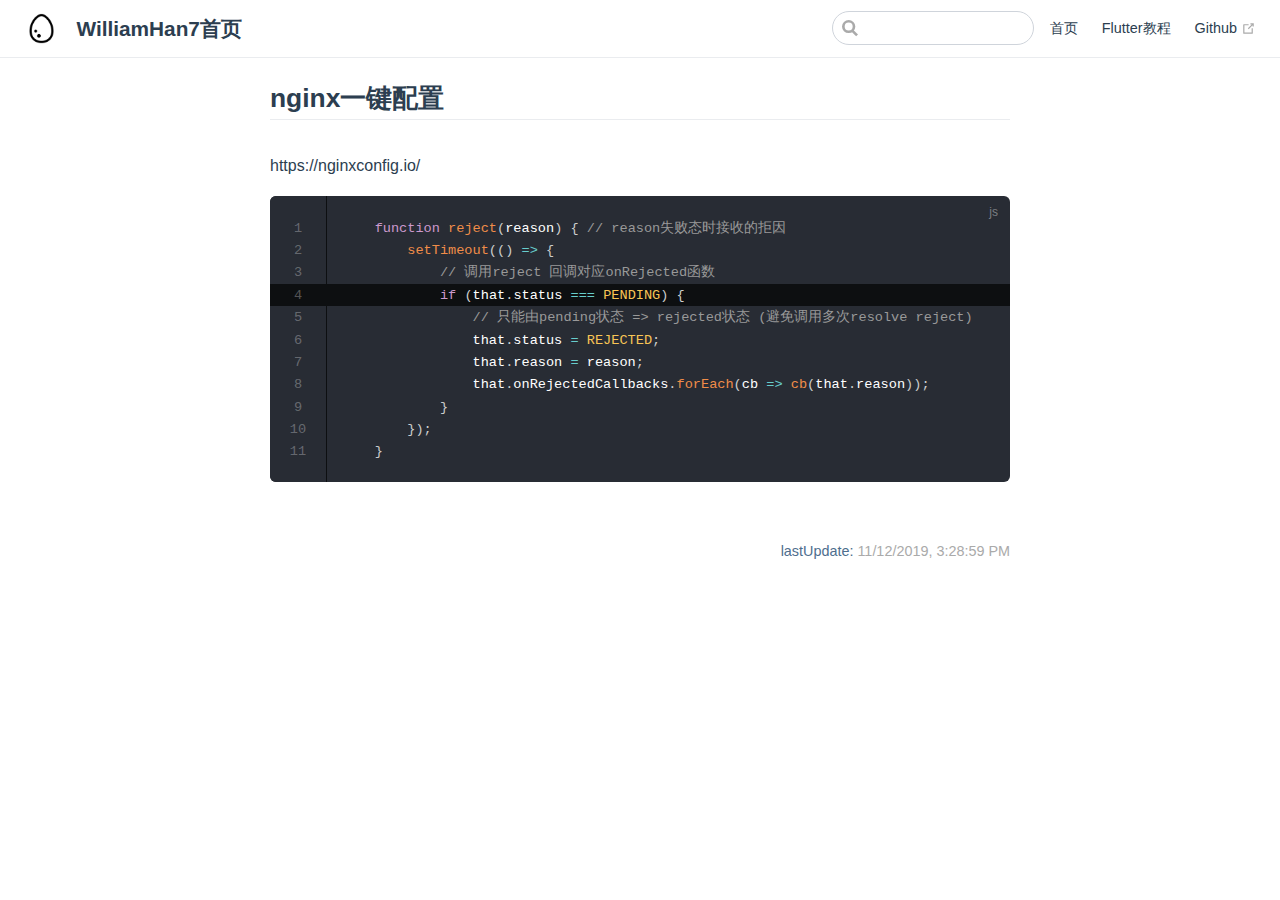
<file: pages/folder2/test5.html>
<!DOCTYPE html>
<html lang="en-US">
  <head>
    <meta charset="utf-8">
    <meta name="viewport" content="width=device-width,initial-scale=1">
    <title>nginx一键配置 | WilliamHan7首页</title>
    <meta name="description" content="WilliamHan7的Flutter记录">
    <link rel="icon" href="/egg.png">
    
    <link rel="preload" href="/assets/css/0.styles.171360c9.css" as="style"><link rel="preload" href="/assets/js/app.931699e2.js" as="script"><link rel="preload" href="/assets/js/2.980b837c.js" as="script"><link rel="preload" href="/assets/js/17.c0ec6ac5.js" as="script"><link rel="prefetch" href="/assets/js/10.49ba6655.js"><link rel="prefetch" href="/assets/js/11.e9c98572.js"><link rel="prefetch" href="/assets/js/12.bc188df4.js"><link rel="prefetch" href="/assets/js/13.bb6c3a8d.js"><link rel="prefetch" href="/assets/js/14.53017690.js"><link rel="prefetch" href="/assets/js/15.36dd618d.js"><link rel="prefetch" href="/assets/js/16.53d33aea.js"><link rel="prefetch" href="/assets/js/18.4a26d176.js"><link rel="prefetch" href="/assets/js/3.fe3e3fe1.js"><link rel="prefetch" href="/assets/js/4.03627411.js"><link rel="prefetch" href="/assets/js/5.dc84751a.js"><link rel="prefetch" href="/assets/js/6.3849b893.js"><link rel="prefetch" href="/assets/js/7.a4e8856f.js"><link rel="prefetch" href="/assets/js/8.0c9c93d3.js"><link rel="prefetch" href="/assets/js/9.629fba31.js">
    <link rel="stylesheet" href="/assets/css/0.styles.171360c9.css">
  </head>
  <body>
    <div id="app" data-server-rendered="true"><div class="theme-container no-sidebar"><header class="navbar"><div class="sidebar-button"><svg xmlns="http://www.w3.org/2000/svg" aria-hidden="true" role="img" viewBox="0 0 448 512" class="icon"><path fill="currentColor" d="M436 124H12c-6.627 0-12-5.373-12-12V80c0-6.627 5.373-12 12-12h424c6.627 0 12 5.373 12 12v32c0 6.627-5.373 12-12 12zm0 160H12c-6.627 0-12-5.373-12-12v-32c0-6.627 5.373-12 12-12h424c6.627 0 12 5.373 12 12v32c0 6.627-5.373 12-12 12zm0 160H12c-6.627 0-12-5.373-12-12v-32c0-6.627 5.373-12 12-12h424c6.627 0 12 5.373 12 12v32c0 6.627-5.373 12-12 12z"></path></svg></div> <a href="/" class="home-link router-link-active"><img src="/egg.png" alt="WilliamHan7首页" class="logo"> <span class="site-name can-hide">WilliamHan7首页</span></a> <div class="links"><div class="search-box"><input aria-label="Search" autocomplete="off" spellcheck="false" value=""> <!----></div> <nav class="nav-links can-hide"><div class="nav-item"><a href="/" class="nav-link">首页</a></div><div class="nav-item"><a href="/pages/folder1/test1.html" class="nav-link">Flutter教程</a></div><div class="nav-item"><a href="https://github.com/WilliamHan7" target="_blank" rel="noopener noreferrer" class="nav-link external">
  Github
  <svg xmlns="http://www.w3.org/2000/svg" aria-hidden="true" x="0px" y="0px" viewBox="0 0 100 100" width="15" height="15" class="icon outbound"><path fill="currentColor" d="M18.8,85.1h56l0,0c2.2,0,4-1.8,4-4v-32h-8v28h-48v-48h28v-8h-32l0,0c-2.2,0-4,1.8-4,4v56C14.8,83.3,16.6,85.1,18.8,85.1z"></path> <polygon fill="currentColor" points="45.7,48.7 51.3,54.3 77.2,28.5 77.2,37.2 85.2,37.2 85.2,14.9 62.8,14.9 62.8,22.9 71.5,22.9"></polygon></svg></a></div> <!----></nav></div></header> <div class="sidebar-mask"></div> <aside class="sidebar"><nav class="nav-links"><div class="nav-item"><a href="/" class="nav-link">首页</a></div><div class="nav-item"><a href="/pages/folder1/test1.html" class="nav-link">Flutter教程</a></div><div class="nav-item"><a href="https://github.com/WilliamHan7" target="_blank" rel="noopener noreferrer" class="nav-link external">
  Github
  <svg xmlns="http://www.w3.org/2000/svg" aria-hidden="true" x="0px" y="0px" viewBox="0 0 100 100" width="15" height="15" class="icon outbound"><path fill="currentColor" d="M18.8,85.1h56l0,0c2.2,0,4-1.8,4-4v-32h-8v28h-48v-48h28v-8h-32l0,0c-2.2,0-4,1.8-4,4v56C14.8,83.3,16.6,85.1,18.8,85.1z"></path> <polygon fill="currentColor" points="45.7,48.7 51.3,54.3 77.2,28.5 77.2,37.2 85.2,37.2 85.2,14.9 62.8,14.9 62.8,22.9 71.5,22.9"></polygon></svg></a></div> <!----></nav>  <!----> </aside> <main class="page"> <div class="theme-default-content content__default"><h2 id="nginx一键配置"><a href="#nginx一键配置" class="header-anchor">#</a> nginx一键配置</h2> <p>https://nginxconfig.io/</p> <div class="language-js line-numbers-mode"><div class="highlight-lines"><br><br><br><div class="highlighted"> </div><br><br><br><br><br><br><br><br></div><pre class="language-js"><code>    <span class="token keyword">function</span> <span class="token function">reject</span><span class="token punctuation">(</span><span class="token parameter">reason</span><span class="token punctuation">)</span> <span class="token punctuation">{</span> <span class="token comment">// reason失败态时接收的拒因</span>
        <span class="token function">setTimeout</span><span class="token punctuation">(</span><span class="token punctuation">(</span><span class="token punctuation">)</span> <span class="token operator">=&gt;</span> <span class="token punctuation">{</span>
            <span class="token comment">// 调用reject 回调对应onRejected函数</span>
            <span class="token keyword">if</span> <span class="token punctuation">(</span>that<span class="token punctuation">.</span>status <span class="token operator">===</span> <span class="token constant">PENDING</span><span class="token punctuation">)</span> <span class="token punctuation">{</span>
                <span class="token comment">// 只能由pending状态 =&gt; rejected状态 (避免调用多次resolve reject)</span>
                that<span class="token punctuation">.</span>status <span class="token operator">=</span> <span class="token constant">REJECTED</span><span class="token punctuation">;</span>
                that<span class="token punctuation">.</span>reason <span class="token operator">=</span> reason<span class="token punctuation">;</span>
                that<span class="token punctuation">.</span>onRejectedCallbacks<span class="token punctuation">.</span><span class="token function">forEach</span><span class="token punctuation">(</span><span class="token parameter">cb</span> <span class="token operator">=&gt;</span> <span class="token function">cb</span><span class="token punctuation">(</span>that<span class="token punctuation">.</span>reason<span class="token punctuation">)</span><span class="token punctuation">)</span><span class="token punctuation">;</span>
            <span class="token punctuation">}</span>
        <span class="token punctuation">}</span><span class="token punctuation">)</span><span class="token punctuation">;</span>
    <span class="token punctuation">}</span>
</code></pre><div class="line-numbers-wrapper"><span class="line-number">1</span><br><span class="line-number">2</span><br><span class="line-number">3</span><br><span class="line-number">4</span><br><span class="line-number">5</span><br><span class="line-number">6</span><br><span class="line-number">7</span><br><span class="line-number">8</span><br><span class="line-number">9</span><br><span class="line-number">10</span><br><span class="line-number">11</span><br></div></div></div> <footer class="page-edit"><!----> <div class="last-updated"><span class="prefix">lastUpdate:</span> <span class="time">11/12/2019, 3:28:59 PM</span></div></footer> <!----> </main></div><div class="global-ui"></div></div>
    <script src="/assets/js/app.931699e2.js" defer></script><script src="/assets/js/2.980b837c.js" defer></script><script src="/assets/js/17.c0ec6ac5.js" defer></script>
  </body>
</html>
</file>
<file: assets/css/0.styles.171360c9.css>
#nprogress{pointer-events:none}#nprogress .bar{background:#235dc8;position:fixed;z-index:1031;top:0;left:0;width:100%;height:2px}#nprogress .peg{display:block;position:absolute;right:0;width:100px;height:100%;box-shadow:0 0 10px #235dc8,0 0 5px #235dc8;opacity:1;transform:rotate(3deg) translateY(-4px)}#nprogress .spinner{display:block;position:fixed;z-index:1031;top:15px;right:15px}#nprogress .spinner-icon{width:18px;height:18px;box-sizing:border-box;border-color:#235dc8 transparent transparent #235dc8;border-style:solid;border-width:2px;border-radius:50%;animation:nprogress-spinner .4s linear infinite}.nprogress-custom-parent{overflow:hidden;position:relative}.nprogress-custom-parent #nprogress .bar,.nprogress-custom-parent #nprogress .spinner{position:absolute}@keyframes nprogress-spinner{0%{transform:rotate(0deg)}to{transform:rotate(1turn)}}.icon.outbound{color:#aaa;display:inline-block;vertical-align:middle;position:relative;top:-1px}.home{padding:3.6rem 2rem 0;max-width:960px;margin:0 auto;display:block}.home .hero{text-align:center}.home .hero img{max-width:100%;max-height:280px;display:block;margin:3rem auto 1.5rem}.home .hero h1{font-size:3rem}.home .hero .action,.home .hero .description,.home .hero h1{margin:1.8rem auto}.home .hero .description{max-width:35rem;font-size:1.6rem;line-height:1.3;color:#6a8bad}.home .hero .action-button{display:inline-block;font-size:1.2rem;color:#fff;background-color:#235dc8;padding:.8rem 1.6rem;border-radius:4px;transition:background-color .1s ease;box-sizing:border-box;border-bottom:1px solid #2054b4}.home .hero .action-button:hover{background-color:#2c69da}.home .features{border-top:1px solid #eaecef;padding:1.2rem 0;margin-top:2.5rem;display:flex;flex-wrap:wrap;align-items:flex-start;align-content:stretch;justify-content:space-between}.home .feature{flex-grow:1;flex-basis:30%;max-width:30%}.home .feature h2{font-size:1.4rem;font-weight:500;border-bottom:none;padding-bottom:0;color:#3a5169}.home .feature p{color:#4e6e8e}.home .footer{padding:2.5rem;border-top:1px solid #eaecef;text-align:center;color:#4e6e8e}@media (max-width:719px){.home .features{flex-direction:column}.home .feature{max-width:100%;padding:0 2.5rem}}@media (max-width:419px){.home{padding-left:1.5rem;padding-right:1.5rem}.home .hero img{max-height:210px;margin:2rem auto 1.2rem}.home .hero h1{font-size:2rem}.home .hero .action,.home .hero .description,.home .hero h1{margin:1.2rem auto}.home .hero .description{font-size:1.2rem}.home .hero .action-button{font-size:1rem;padding:.6rem 1.2rem}.home .feature h2{font-size:1.25rem}}.search-box{display:inline-block;position:relative;margin-right:1rem}.search-box input{cursor:text;width:10rem;height:2rem;color:#4e6e8e;display:inline-block;border:1px solid #cfd4db;border-radius:2rem;font-size:.9rem;line-height:2rem;padding:0 .5rem 0 2rem;outline:none;transition:all .2s ease;background:#fff url(/assets/img/search.83621669.svg) .6rem .5rem no-repeat;background-size:1rem}.search-box input:focus{cursor:auto;border-color:#235dc8}.search-box .suggestions{background:#fff;width:20rem;position:absolute;top:1.5rem;border:1px solid #cfd4db;border-radius:6px;padding:.4rem;list-style-type:none}.search-box .suggestions.align-right{right:0}.search-box .suggestion{line-height:1.4;padding:.4rem .6rem;border-radius:4px;cursor:pointer}.search-box .suggestion a{white-space:normal;color:#5d82a6}.search-box .suggestion a .page-title{font-weight:600}.search-box .suggestion a .header{font-size:.9em;margin-left:.25em}.search-box .suggestion.focused{background-color:#f3f4f5}.search-box .suggestion.focused a{color:#235dc8}@media (max-width:959px){.search-box input{cursor:pointer;width:0;border-color:transparent;position:relative}.search-box input:focus{cursor:text;left:0;width:10rem}}@media (-ms-high-contrast:none){.search-box input{height:2rem}}@media (max-width:959px) and (min-width:719px){.search-box .suggestions{left:0}}@media (max-width:719px){.search-box{margin-right:0}.search-box input{left:1rem}.search-box .suggestions{right:0}}@media (max-width:419px){.search-box .suggestions{width:calc(100vw - 4rem)}.search-box input:focus{width:8rem}}.sidebar-button{cursor:pointer;display:none;width:1.25rem;height:1.25rem;position:absolute;padding:.6rem;top:.6rem;left:1rem}.sidebar-button .icon{display:block;width:1.25rem;height:1.25rem}@media (max-width:719px){.sidebar-button{display:block}}.dropdown-enter,.dropdown-leave-to{height:0!important}.dropdown-wrapper{cursor:pointer}.dropdown-wrapper .dropdown-title{display:block;font-size:.9rem;font-family:inherit;cursor:inherit;padding:inherit;line-height:1.4rem;background:transparent;border:none;font-weight:500;color:#2c3e50}.dropdown-wrapper .dropdown-title:hover{border-color:transparent}.dropdown-wrapper .dropdown-title .arrow{vertical-align:middle;margin-top:-1px;margin-left:.4rem}.dropdown-wrapper .nav-dropdown .dropdown-item{color:inherit;line-height:1.7rem}.dropdown-wrapper .nav-dropdown .dropdown-item h4{margin:.45rem 0 0;border-top:1px solid #eee;padding:.45rem 1.5rem 0 1.25rem}.dropdown-wrapper .nav-dropdown .dropdown-item .dropdown-subitem-wrapper{padding:0;list-style:none}.dropdown-wrapper .nav-dropdown .dropdown-item .dropdown-subitem-wrapper .dropdown-subitem{font-size:.9em}.dropdown-wrapper .nav-dropdown .dropdown-item a{display:block;line-height:1.7rem;position:relative;border-bottom:none;font-weight:400;margin-bottom:0;padding:0 1.5rem 0 1.25rem}.dropdown-wrapper .nav-dropdown .dropdown-item a.router-link-active,.dropdown-wrapper .nav-dropdown .dropdown-item a:hover{color:#235dc8}.dropdown-wrapper .nav-dropdown .dropdown-item a.router-link-active:after{content:"";width:0;height:0;border-left:5px solid #235dc8;border-top:3px solid transparent;border-bottom:3px solid transparent;position:absolute;top:calc(50% - 2px);left:9px}.dropdown-wrapper .nav-dropdown .dropdown-item:first-child h4{margin-top:0;padding-top:0;border-top:0}@media (max-width:719px){.dropdown-wrapper.open .dropdown-title{margin-bottom:.5rem}.dropdown-wrapper .dropdown-title{font-weight:600;font-size:inherit}.dropdown-wrapper .dropdown-title:hover{color:#235dc8}.dropdown-wrapper .nav-dropdown{transition:height .1s ease-out;overflow:hidden}.dropdown-wrapper .nav-dropdown .dropdown-item h4{border-top:0;margin-top:0;padding-top:0}.dropdown-wrapper .nav-dropdown .dropdown-item>a,.dropdown-wrapper .nav-dropdown .dropdown-item h4{font-size:15px;line-height:2rem}.dropdown-wrapper .nav-dropdown .dropdown-item .dropdown-subitem{font-size:14px;padding-left:1rem}}@media (min-width:719px){.dropdown-wrapper{height:1.8rem}.dropdown-wrapper.open .nav-dropdown,.dropdown-wrapper:hover .nav-dropdown{display:block!important}.dropdown-wrapper.open:blur{display:none}.dropdown-wrapper .dropdown-title .arrow{border-left:4px solid transparent;border-right:4px solid transparent;border-top:6px solid #ccc;border-bottom:0}.dropdown-wrapper .nav-dropdown{display:none;height:auto!important;box-sizing:border-box;max-height:calc(100vh - 2.7rem);overflow-y:auto;position:absolute;top:100%;right:0;background-color:#fff;padding:.6rem 0;border:1px solid;border-color:#ddd #ddd #ccc;text-align:left;border-radius:.25rem;white-space:nowrap;margin:0}}.nav-links{display:inline-block}.nav-links a{line-height:1.4rem;color:inherit}.nav-links a.router-link-active,.nav-links a:hover{color:#235dc8}.nav-links .nav-item{position:relative;display:inline-block;margin-left:1.5rem;line-height:2rem}.nav-links .nav-item:first-child{margin-left:0}.nav-links .repo-link{margin-left:1.5rem}@media (max-width:719px){.nav-links .nav-item,.nav-links .repo-link{margin-left:0}}@media (min-width:719px){.nav-links a.router-link-active,.nav-links a:hover{color:#2c3e50}.nav-item>a:not(.external).router-link-active,.nav-item>a:not(.external):hover{margin-bottom:-2px;border-bottom:2px solid #2866d9}}.navbar{padding:.7rem 1.5rem;line-height:2.2rem}.navbar a,.navbar img,.navbar span{display:inline-block}.navbar .logo{height:2.2rem;min-width:2.2rem;margin-right:.8rem;vertical-align:top}.navbar .site-name{font-size:1.3rem;font-weight:600;color:#2c3e50;position:relative}.navbar .links{padding-left:1.5rem;box-sizing:border-box;background-color:#fff;white-space:nowrap;font-size:.9rem;position:absolute;right:1.5rem;top:.7rem;display:flex}.navbar .links .search-box{flex:0 0 auto;vertical-align:top}@media (max-width:719px){.navbar{padding-left:4rem}.navbar .can-hide{display:none}.navbar .links{padding-left:1.5rem}.navbar .site-name{width:calc(100vw - 9.4rem);overflow:hidden;white-space:nowrap;text-overflow:ellipsis}}.page-edit{max-width:740px;margin:0 auto;padding:2rem 2.5rem}@media (max-width:959px){.page-edit{padding:2rem}}@media (max-width:419px){.page-edit{padding:1.5rem}}.page-edit{padding-top:1rem;padding-bottom:1rem;overflow:auto}.page-edit .edit-link{display:inline-block}.page-edit .edit-link a{color:#4e6e8e;margin-right:.25rem}.page-edit .last-updated{float:right;font-size:.9em}.page-edit .last-updated .prefix{font-weight:500;color:#4e6e8e}.page-edit .last-updated .time{font-weight:400;color:#aaa}@media (max-width:719px){.page-edit .edit-link{margin-bottom:.5rem}.page-edit .last-updated{font-size:.8em;float:none;text-align:left}}.page-nav{max-width:740px;margin:0 auto;padding:2rem 2.5rem}@media (max-width:959px){.page-nav{padding:2rem}}@media (max-width:419px){.page-nav{padding:1.5rem}}.page-nav{padding-top:1rem;padding-bottom:0}.page-nav .inner{min-height:2rem;margin-top:0;border-top:1px solid #eaecef;padding-top:1rem;overflow:auto}.page-nav .next{float:right}.page{padding-bottom:2rem;display:block}.sidebar-group .sidebar-group{padding-left:.5em}.sidebar-group:not(.collapsable) .sidebar-heading:not(.clickable){cursor:auto;color:inherit}.sidebar-group.is-sub-group{padding-left:0}.sidebar-group.is-sub-group>.sidebar-heading{font-size:.95em;line-height:1.4;font-weight:400;padding-left:2rem}.sidebar-group.is-sub-group>.sidebar-heading:not(.clickable){opacity:.5}.sidebar-group.is-sub-group>.sidebar-group-items{padding-left:1rem}.sidebar-group.is-sub-group>.sidebar-group-items>li>.sidebar-link{font-size:.95em;border-left:none}.sidebar-group.depth-2>.sidebar-heading{border-left:none}.sidebar-heading{color:#2c3e50;transition:color .15s ease;cursor:pointer;font-size:1.1em;font-weight:700;padding:.35rem 1.5rem .35rem 1.25rem;width:100%;box-sizing:border-box;margin:0;border-left:.25rem solid transparent}.sidebar-heading.open,.sidebar-heading:hover{color:inherit}.sidebar-heading .arrow{position:relative;top:-.12em;left:.5em}.sidebar-heading.clickable.active{font-weight:600;color:#235dc8;border-left-color:#235dc8}.sidebar-heading.clickable:hover{color:#235dc8}.sidebar-group-items{transition:height .1s ease-out;font-size:.95em;overflow:hidden}.sidebar .sidebar-sub-headers{padding-left:1rem;font-size:.95em}a.sidebar-link{font-size:1em;font-weight:400;display:inline-block;color:#2c3e50;border-left:.25rem solid transparent;padding:.35rem 1rem .35rem 1.25rem;line-height:1.4;width:100%;box-sizing:border-box}a.sidebar-link:hover{color:#235dc8}a.sidebar-link.active{font-weight:600;color:#235dc8;border-left-color:#235dc8}.sidebar-group a.sidebar-link{padding-left:2rem}.sidebar-sub-headers a.sidebar-link{padding-top:.25rem;padding-bottom:.25rem;border-left:none}.sidebar-sub-headers a.sidebar-link.active{font-weight:500}.sidebar ul{padding:0;margin:0;list-style-type:none}.sidebar a{display:inline-block}.sidebar .nav-links{display:none;border-bottom:1px solid #eaecef;padding:.5rem 0 .75rem}.sidebar .nav-links a{font-weight:600}.sidebar .nav-links .nav-item,.sidebar .nav-links .repo-link{display:block;line-height:1.25rem;font-size:1.1em;padding:.5rem 0 .5rem 1.5rem}.sidebar>.sidebar-links{padding:1.5rem 0}.sidebar>.sidebar-links>li>a.sidebar-link{font-size:1.1em;line-height:1.7;font-weight:700}.sidebar>.sidebar-links>li:not(:first-child){margin-top:.75rem}@media (max-width:719px){.sidebar .nav-links{display:block}.sidebar .nav-links .dropdown-wrapper .nav-dropdown .dropdown-item a.router-link-active:after{top:calc(1rem - 2px)}.sidebar>.sidebar-links{padding:1rem 0}}code[class*=language-],pre[class*=language-]{color:#ccc;background:none;font-family:Consolas,Monaco,Andale Mono,Ubuntu Mono,monospace;font-size:1em;text-align:left;white-space:pre;word-spacing:normal;word-break:normal;word-wrap:normal;line-height:1.5;-moz-tab-size:4;-o-tab-size:4;tab-size:4;-webkit-hyphens:none;-ms-hyphens:none;hyphens:none}pre[class*=language-]{padding:1em;margin:.5em 0;overflow:auto}:not(pre)>code[class*=language-],pre[class*=language-]{background:#2d2d2d}:not(pre)>code[class*=language-]{padding:.1em;border-radius:.3em;white-space:normal}.token.block-comment,.token.cdata,.token.comment,.token.doctype,.token.prolog{color:#999}.token.punctuation{color:#ccc}.token.attr-name,.token.deleted,.token.namespace,.token.tag{color:#e2777a}.token.function-name{color:#6196cc}.token.boolean,.token.function,.token.number{color:#f08d49}.token.class-name,.token.constant,.token.property,.token.symbol{color:#f8c555}.token.atrule,.token.builtin,.token.important,.token.keyword,.token.selector{color:#cc99cd}.token.attr-value,.token.char,.token.regex,.token.string,.token.variable{color:#7ec699}.token.entity,.token.operator,.token.url{color:#67cdcc}.token.bold,.token.important{font-weight:700}.token.italic{font-style:italic}.token.entity{cursor:help}.token.inserted{color:green}.theme-default-content code{color:#476582;padding:.25rem .5rem;margin:0;font-size:.85em;background-color:rgba(27,31,35,.05);border-radius:3px}.theme-default-content code .token.deleted{color:#ec5975}.theme-default-content code .token.inserted{color:#235dc8}.theme-default-content pre,.theme-default-content pre[class*=language-]{line-height:1.4;padding:1.25rem 1.5rem;margin:.85rem 0;background-color:#282c34;border-radius:6px;overflow:auto}.theme-default-content pre[class*=language-] code,.theme-default-content pre code{color:#fff;padding:0;background-color:transparent;border-radius:0}div[class*=language-]{position:relative;background-color:#282c34;border-radius:6px}div[class*=language-] .highlight-lines{-webkit-user-select:none;-ms-user-select:none;user-select:none;padding-top:1.3rem;position:absolute;top:0;left:0;width:100%;line-height:1.4}div[class*=language-] .highlight-lines .highlighted{background-color:rgba(0,0,0,.66)}div[class*=language-] pre,div[class*=language-] pre[class*=language-]{background:transparent;position:relative;z-index:1}div[class*=language-]:before{position:absolute;z-index:3;top:.8em;right:1em;font-size:.75rem;color:hsla(0,0%,100%,.4)}div[class*=language-]:not(.line-numbers-mode) .line-numbers-wrapper{display:none}div[class*=language-].line-numbers-mode .highlight-lines .highlighted{position:relative}div[class*=language-].line-numbers-mode .highlight-lines .highlighted:before{content:" ";position:absolute;z-index:3;left:0;top:0;display:block;width:3.5rem;height:100%;background-color:rgba(0,0,0,.66)}div[class*=language-].line-numbers-mode pre{padding-left:4.5rem;vertical-align:middle}div[class*=language-].line-numbers-mode .line-numbers-wrapper{position:absolute;top:0;width:3.5rem;text-align:center;color:hsla(0,0%,100%,.3);padding:1.25rem 0;line-height:1.4}div[class*=language-].line-numbers-mode .line-numbers-wrapper br{-webkit-user-select:none;-ms-user-select:none;user-select:none}div[class*=language-].line-numbers-mode .line-numbers-wrapper .line-number{position:relative;z-index:4;-webkit-user-select:none;-ms-user-select:none;user-select:none;font-size:.85em}div[class*=language-].line-numbers-mode:after{content:"";position:absolute;z-index:2;top:0;left:0;width:3.5rem;height:100%;border-radius:6px 0 0 6px;border-right:1px solid rgba(0,0,0,.66);background-color:#282c34}div[class~=language-js]:before{content:"js"}div[class~=language-ts]:before{content:"ts"}div[class~=language-html]:before{content:"html"}div[class~=language-md]:before{content:"md"}div[class~=language-vue]:before{content:"vue"}div[class~=language-css]:before{content:"css"}div[class~=language-sass]:before{content:"sass"}div[class~=language-scss]:before{content:"scss"}div[class~=language-less]:before{content:"less"}div[class~=language-stylus]:before{content:"stylus"}div[class~=language-go]:before{content:"go"}div[class~=language-java]:before{content:"java"}div[class~=language-c]:before{content:"c"}div[class~=language-sh]:before{content:"sh"}div[class~=language-yaml]:before{content:"yaml"}div[class~=language-py]:before{content:"py"}div[class~=language-docker]:before{content:"docker"}div[class~=language-dockerfile]:before{content:"dockerfile"}div[class~=language-makefile]:before{content:"makefile"}div[class~=language-javascript]:before{content:"js"}div[class~=language-typescript]:before{content:"ts"}div[class~=language-markup]:before{content:"html"}div[class~=language-markdown]:before{content:"md"}div[class~=language-json]:before{content:"json"}div[class~=language-ruby]:before{content:"rb"}div[class~=language-python]:before{content:"py"}div[class~=language-bash]:before{content:"sh"}div[class~=language-php]:before{content:"php"}.custom-block .custom-block-title{font-weight:600;margin-bottom:-.4rem}.custom-block.danger,.custom-block.tip,.custom-block.warning{padding:.1rem 1.5rem;border-left-width:.5rem;border-left-style:solid;margin:1rem 0}.custom-block.tip{background-color:#f3f5f7;border-color:#42b983}.custom-block.warning{background-color:rgba(255,229,100,.3);border-color:#e7c000;color:#6b5900}.custom-block.warning .custom-block-title{color:#b29400}.custom-block.warning a{color:#2c3e50}.custom-block.danger{background-color:#ffe6e6;border-color:#c00;color:#4d0000}.custom-block.danger .custom-block-title{color:#900}.custom-block.danger a{color:#2c3e50}.arrow{display:inline-block;width:0;height:0}.arrow.up{border-bottom:6px solid #ccc}.arrow.down,.arrow.up{border-left:4px solid transparent;border-right:4px solid transparent}.arrow.down{border-top:6px solid #ccc}.arrow.right{border-left:6px solid #ccc}.arrow.left,.arrow.right{border-top:4px solid transparent;border-bottom:4px solid transparent}.arrow.left{border-right:6px solid #ccc}.theme-default-content:not(.custom){max-width:740px;margin:0 auto;padding:2rem 2.5rem}@media (max-width:959px){.theme-default-content:not(.custom){padding:2rem}}@media (max-width:419px){.theme-default-content:not(.custom){padding:1.5rem}}.table-of-contents .badge{vertical-align:middle}body,html{padding:0;margin:0;background-color:#fff}body{font-family:-apple-system,BlinkMacSystemFont,Segoe UI,Roboto,Oxygen,Ubuntu,Cantarell,Fira Sans,Droid Sans,Helvetica Neue,sans-serif;-webkit-font-smoothing:antialiased;-moz-osx-font-smoothing:grayscale;font-size:16px;color:#2c3e50}.page{padding-left:20rem}.navbar{z-index:20;right:0;height:3.6rem;background-color:#fff;box-sizing:border-box;border-bottom:1px solid #eaecef}.navbar,.sidebar-mask{position:fixed;top:0;left:0}.sidebar-mask{z-index:9;width:100vw;height:100vh;display:none}.sidebar{font-size:16px;background-color:#fff;width:20rem;position:fixed;z-index:10;margin:0;top:3.6rem;left:0;bottom:0;box-sizing:border-box;border-right:1px solid #eaecef;overflow-y:auto}.theme-default-content:not(.custom)>:first-child{margin-top:3.6rem}.theme-default-content:not(.custom) a:hover{text-decoration:underline}.theme-default-content:not(.custom) p.demo{padding:1rem 1.5rem;border:1px solid #ddd;border-radius:4px}.theme-default-content:not(.custom) img{max-width:100%}.theme-default-content.custom{padding:0;margin:0}.theme-default-content.custom img{max-width:100%}a{font-weight:500;text-decoration:none}a,p a code{color:#235dc8}p a code{font-weight:400}kbd{background:#eee;border:.15rem solid #ddd;border-bottom:.25rem solid #ddd;border-radius:.15rem;padding:0 .15em}blockquote{font-size:1rem;color:#999;border-left:.2rem solid #dfe2e5;margin:1rem 0;padding:.25rem 0 .25rem 1rem}blockquote>p{margin:0}ol,ul{padding-left:1.2em}strong{font-weight:600}h1,h2,h3,h4,h5,h6{font-weight:600;line-height:1.25}.theme-default-content:not(.custom)>h1,.theme-default-content:not(.custom)>h2,.theme-default-content:not(.custom)>h3,.theme-default-content:not(.custom)>h4,.theme-default-content:not(.custom)>h5,.theme-default-content:not(.custom)>h6{margin-top:-3.1rem;padding-top:4.6rem;margin-bottom:0}.theme-default-content:not(.custom)>h1:first-child,.theme-default-content:not(.custom)>h2:first-child,.theme-default-content:not(.custom)>h3:first-child,.theme-default-content:not(.custom)>h4:first-child,.theme-default-content:not(.custom)>h5:first-child,.theme-default-content:not(.custom)>h6:first-child{margin-top:-1.5rem;margin-bottom:1rem}.theme-default-content:not(.custom)>h1:first-child+.custom-block,.theme-default-content:not(.custom)>h1:first-child+p,.theme-default-content:not(.custom)>h1:first-child+pre,.theme-default-content:not(.custom)>h2:first-child+.custom-block,.theme-default-content:not(.custom)>h2:first-child+p,.theme-default-content:not(.custom)>h2:first-child+pre,.theme-default-content:not(.custom)>h3:first-child+.custom-block,.theme-default-content:not(.custom)>h3:first-child+p,.theme-default-content:not(.custom)>h3:first-child+pre,.theme-default-content:not(.custom)>h4:first-child+.custom-block,.theme-default-content:not(.custom)>h4:first-child+p,.theme-default-content:not(.custom)>h4:first-child+pre,.theme-default-content:not(.custom)>h5:first-child+.custom-block,.theme-default-content:not(.custom)>h5:first-child+p,.theme-default-content:not(.custom)>h5:first-child+pre,.theme-default-content:not(.custom)>h6:first-child+.custom-block,.theme-default-content:not(.custom)>h6:first-child+p,.theme-default-content:not(.custom)>h6:first-child+pre{margin-top:2rem}h1:hover .header-anchor,h2:hover .header-anchor,h3:hover .header-anchor,h4:hover .header-anchor,h5:hover .header-anchor,h6:hover .header-anchor{opacity:1}h1{font-size:2.2rem}h2{font-size:1.65rem;padding-bottom:.3rem;border-bottom:1px solid #eaecef}h3{font-size:1.35rem}a.header-anchor{font-size:.85em;float:left;margin-left:-.87em;padding-right:.23em;margin-top:.125em;opacity:0}a.header-anchor:hover{text-decoration:none}.line-number,code,kbd{font-family:source-code-pro,Menlo,Monaco,Consolas,Courier New,monospace}ol,p,ul{line-height:1.7}hr{border:0;border-top:1px solid #eaecef}table{border-collapse:collapse;margin:1rem 0;display:block;overflow-x:auto}tr{border-top:1px solid #dfe2e5}tr:nth-child(2n){background-color:#f6f8fa}td,th{border:1px solid #dfe2e5;padding:.6em 1em}.theme-container.sidebar-open .sidebar-mask{display:block}.theme-container.no-navbar .theme-default-content:not(.custom)>h1,.theme-container.no-navbar h2,.theme-container.no-navbar h3,.theme-container.no-navbar h4,.theme-container.no-navbar h5,.theme-container.no-navbar h6{margin-top:1.5rem;padding-top:0}.theme-container.no-navbar .sidebar{top:0}@media (min-width:720px){.theme-container.no-sidebar .sidebar{display:none}.theme-container.no-sidebar .page{padding-left:0}}@media (max-width:959px){.sidebar{font-size:15px;width:16.4rem}.page{padding-left:16.4rem}}@media (max-width:719px){.sidebar{top:0;padding-top:3.6rem;transform:translateX(-100%);transition:transform .2s ease}.page{padding-left:0}.theme-container.sidebar-open .sidebar{transform:translateX(0)}.theme-container.no-navbar .sidebar{padding-top:0}}@media (max-width:419px){h1{font-size:1.9rem}.theme-default-content div[class*=language-]{margin:.85rem -1.5rem;border-radius:0}}.FirstBottomPage{border-top:1px solid #eaecef;padding-top:30px;margin-top:40px;text-align:center}.color[data-v-0246741e]{color:#f8a100}.badge[data-v-c4674db0]{display:inline-block;font-size:14px;height:18px;line-height:18px;border-radius:3px;padding:0 6px;color:#fff}.badge.green[data-v-c4674db0],.badge.tip[data-v-c4674db0],.badge[data-v-c4674db0]{background-color:#42b983}.badge.error[data-v-c4674db0]{background-color:#da5961}.badge.warn[data-v-c4674db0],.badge.warning[data-v-c4674db0],.badge.yellow[data-v-c4674db0]{background-color:#e7c000}.badge+.badge[data-v-c4674db0]{margin-left:5px}
</file>
